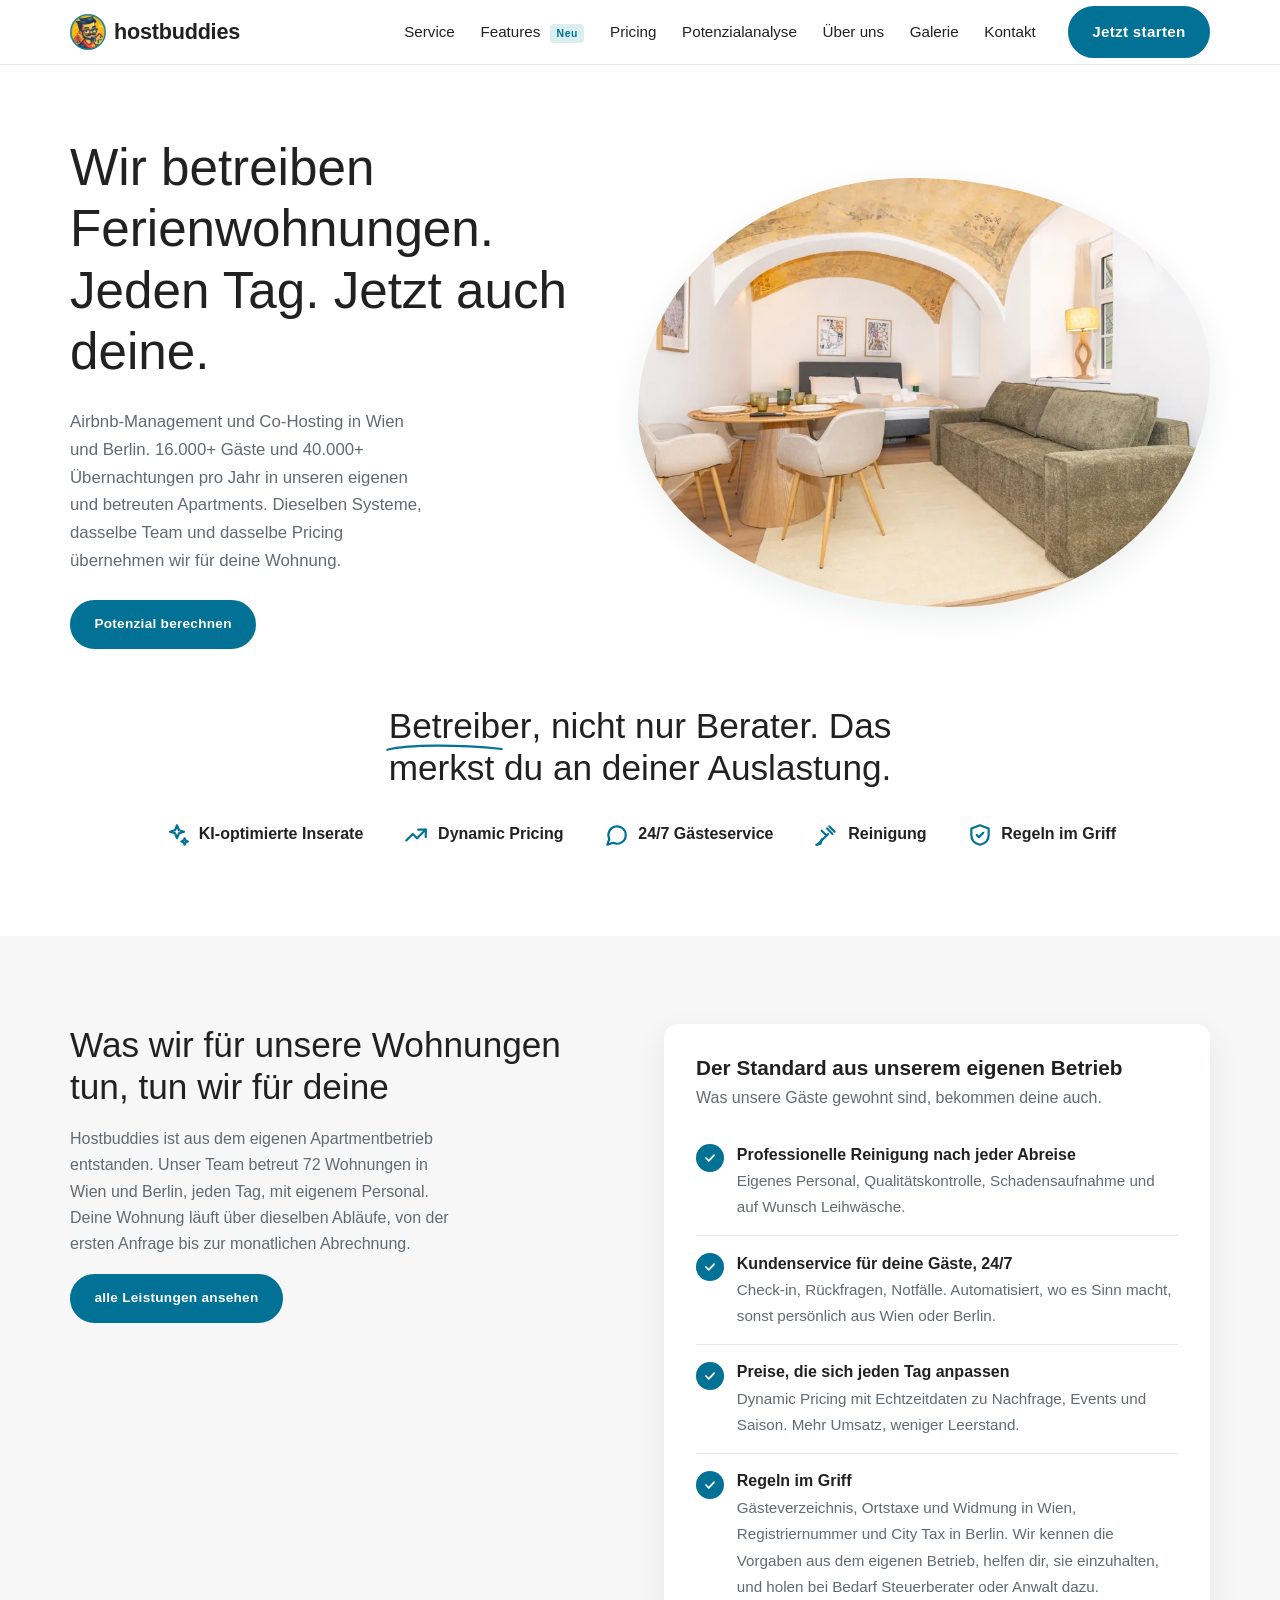
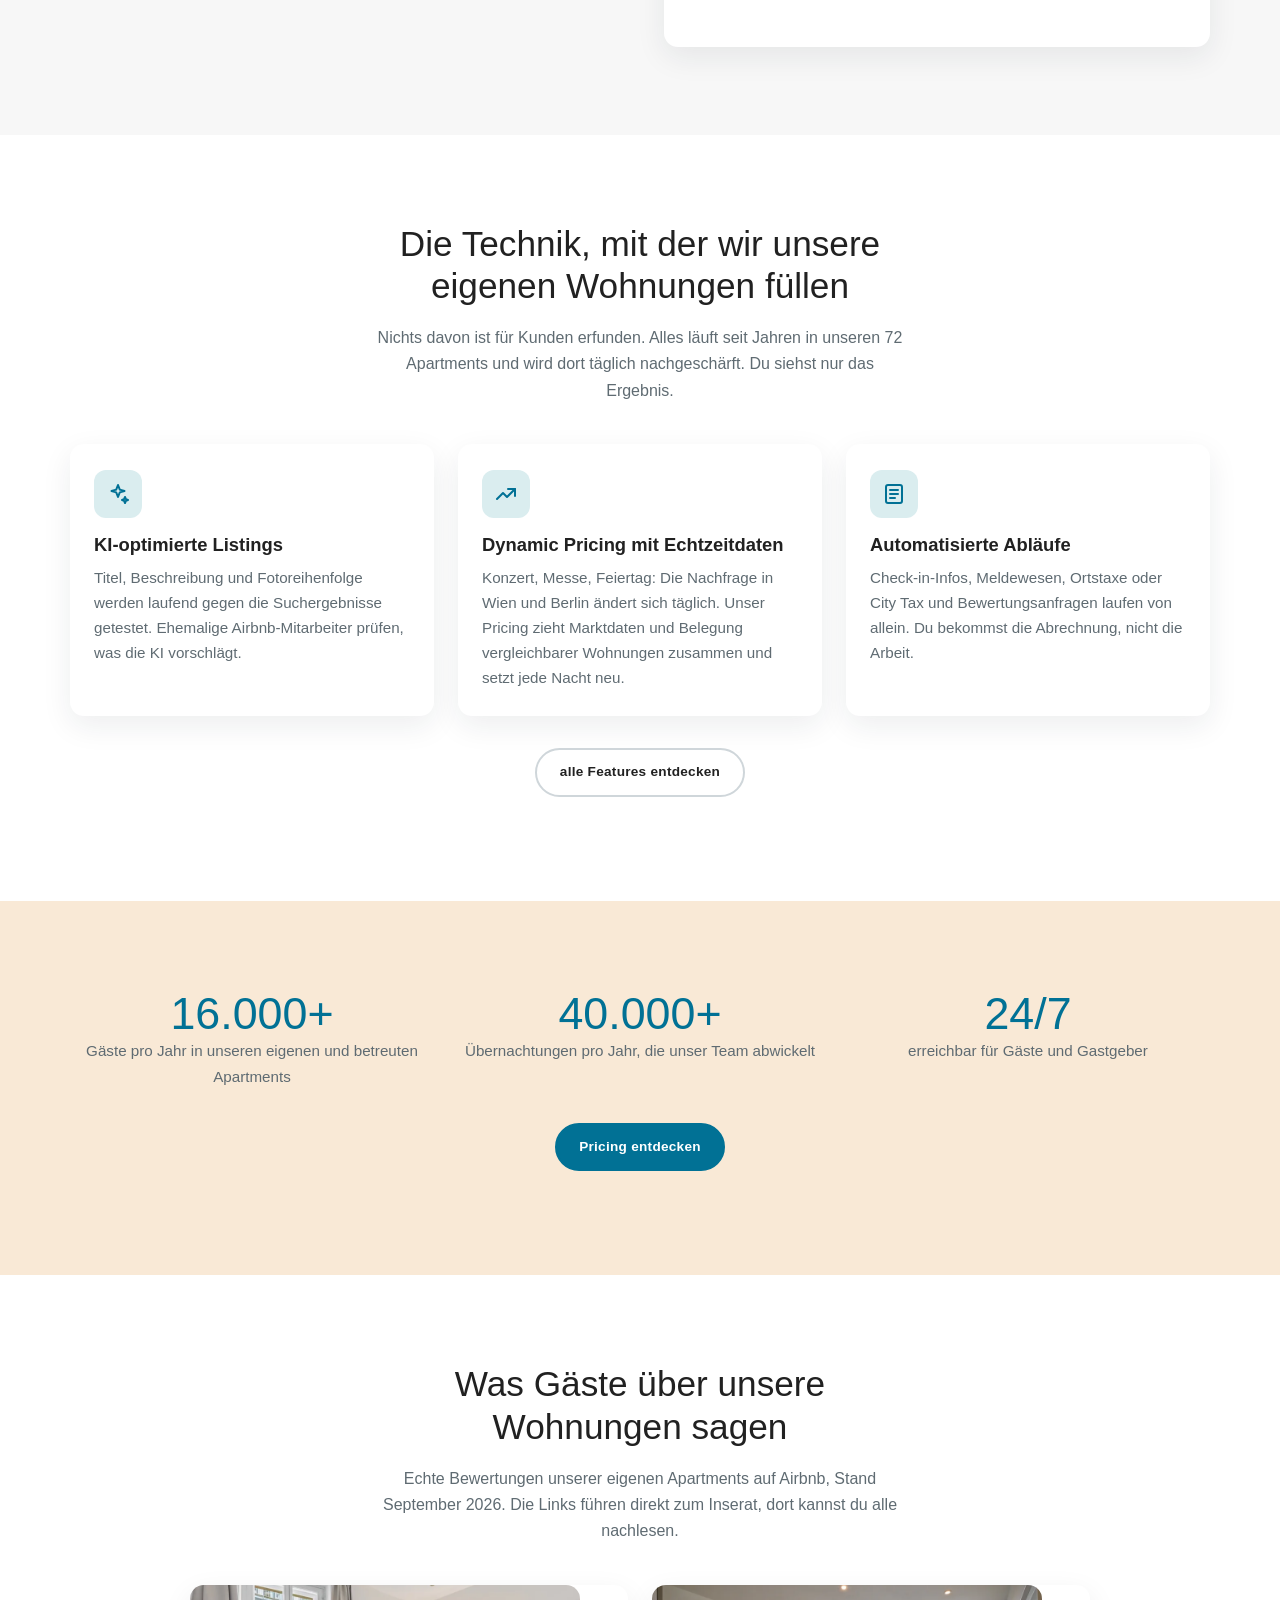
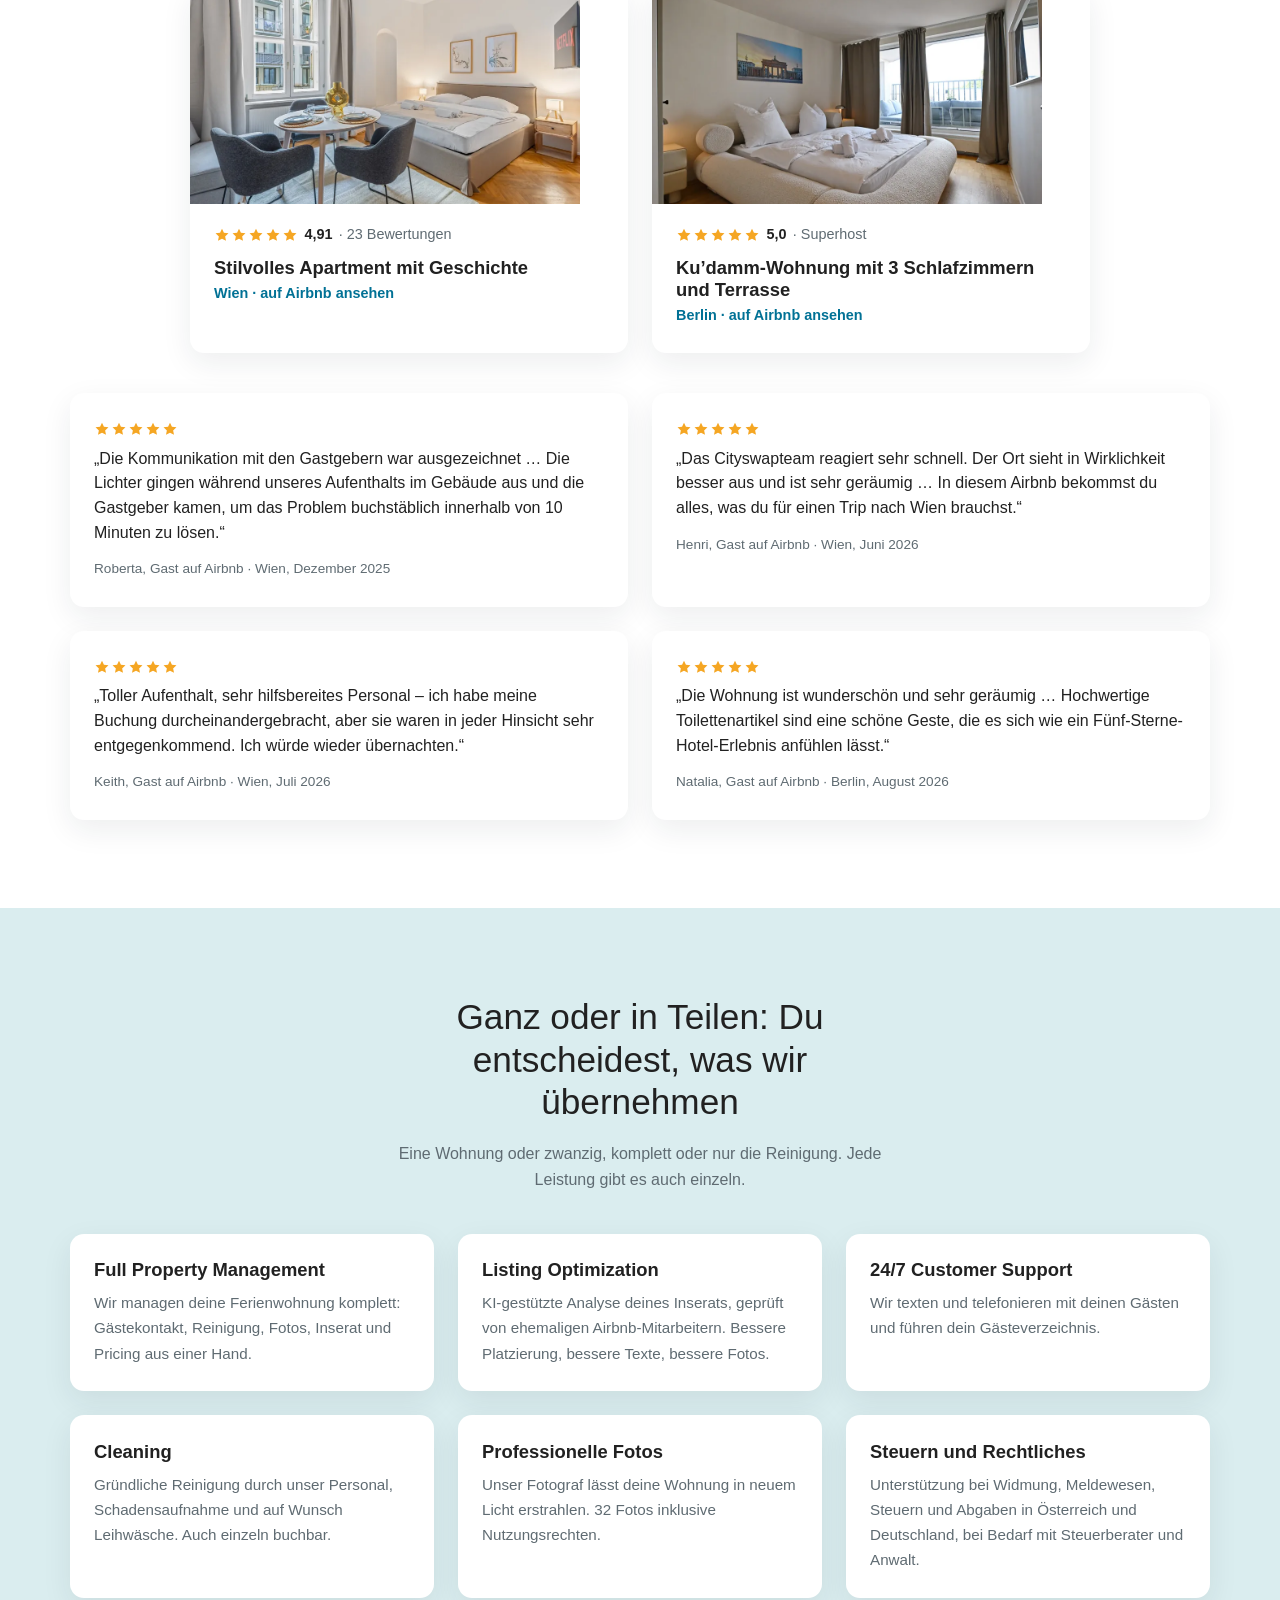
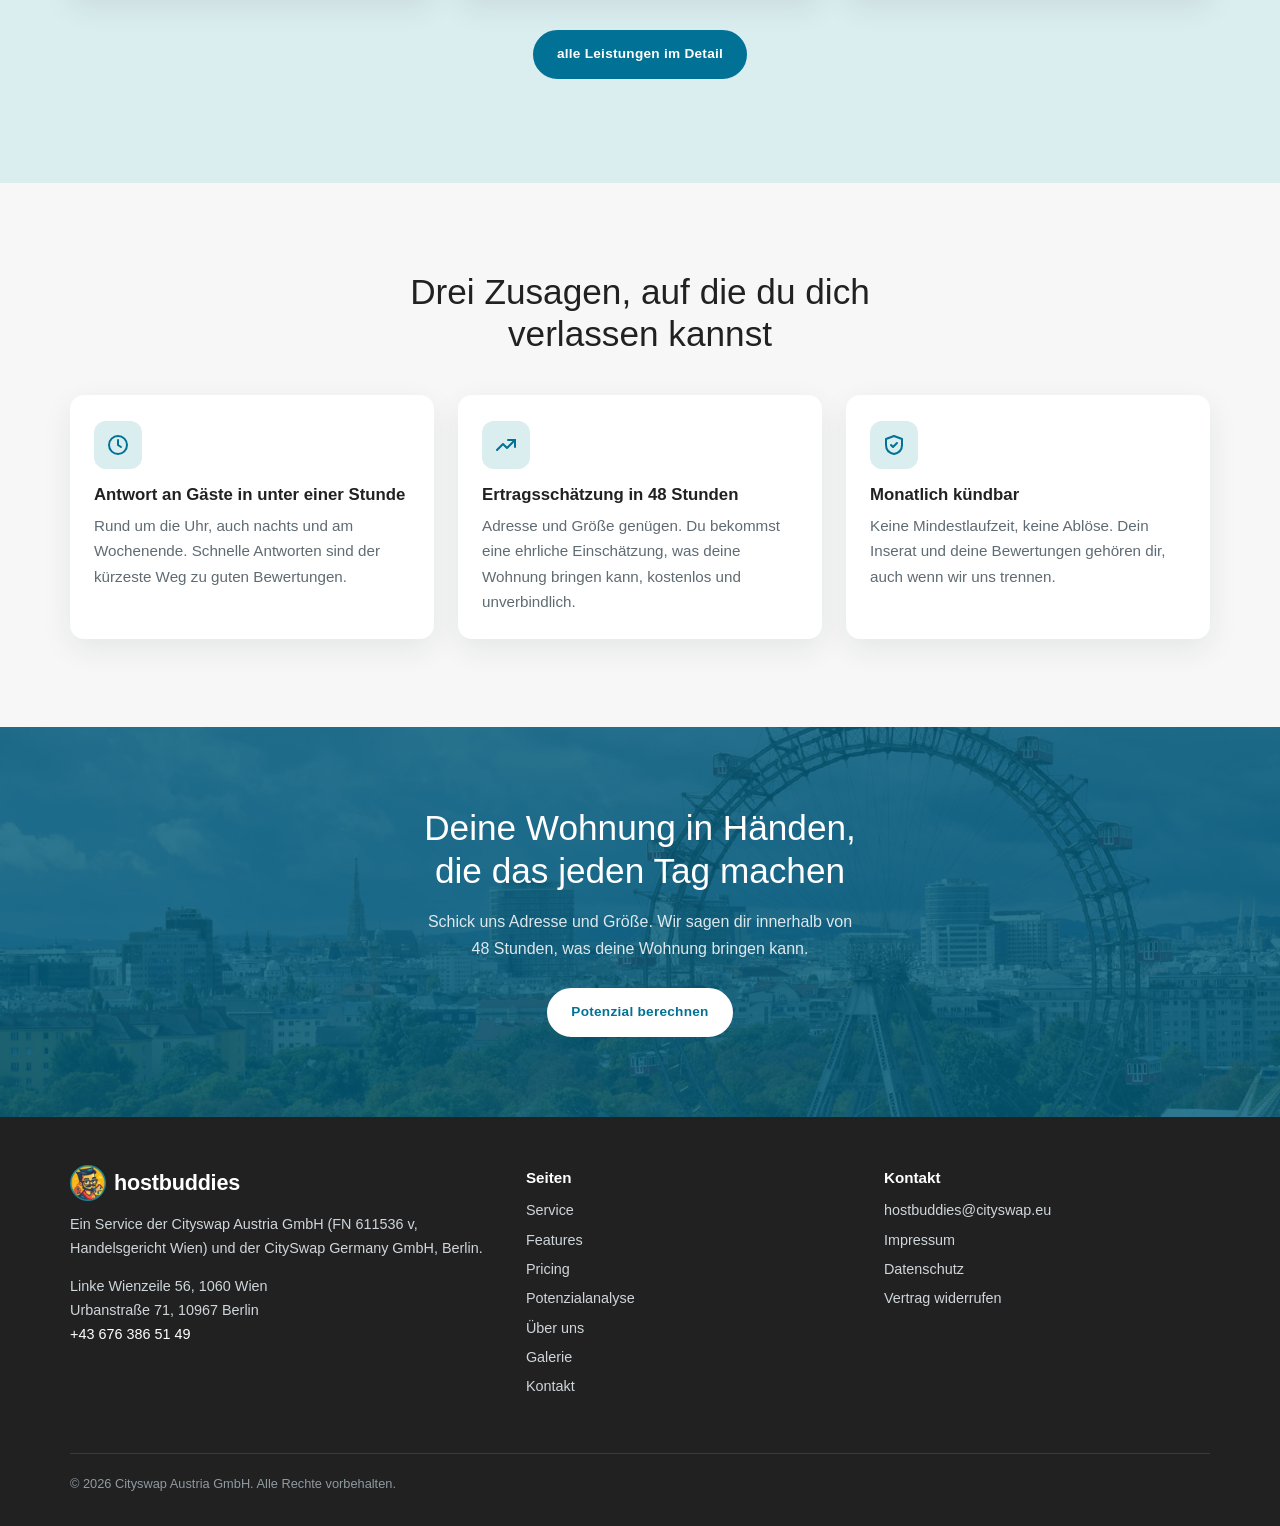
<file: index.html>
<!DOCTYPE html>
<html lang="de">
<head>
<meta charset="utf-8">
<meta name="viewport" content="width=device-width, initial-scale=1">
<title>Airbnb-Management &amp; Co-Hosting in Wien und Berlin | Hostbuddies</title>
<meta name="description" content="Hostbuddies betreibt eigene Ferienwohnungen in Wien und Berlin und übernimmt deine gleich mit: Inserat, Preise, Gäste rund um die Uhr, Reinigung, Meldewesen. 20 % Provision, sonst nichts.">
<link rel="icon" href="img/logo-512.jpg">
<link rel="stylesheet" href="style.css">
<link rel="canonical" href="https://hostbuddies.eu/">
<meta property="og:type" content="website">
<meta property="og:locale" content="de_DE">
<meta property="og:site_name" content="Hostbuddies">
<meta property="og:title" content="Airbnb-Management &amp; Co-Hosting in Wien und Berlin | Hostbuddies">
<meta property="og:description" content="Hostbuddies betreibt eigene Ferienwohnungen in Wien und Berlin und übernimmt deine gleich mit: Inserat, Preise, Gäste rund um die Uhr, Reinigung, Meldewesen. 20 % Provision, sonst nichts.">
<meta property="og:url" content="https://hostbuddies.eu/">
<meta property="og:image" content="https://hostbuddies.eu/img/gewoelbe-fresko.jpg">
<meta property="og:image:alt" content="Apartment mit Gewölbedecke – Hostbuddies">
<meta name="twitter:card" content="summary_large_image">
<script type="application/ld+json">{"@context": "https://schema.org", "@type": "Organization", "name": "Hostbuddies", "url": "https://hostbuddies.eu/", "logo": "https://hostbuddies.eu/img/logo-512.jpg", "email": "hostbuddies@cityswap.eu", "telephone": "+436763865149", "areaServed": [{"@type": "City", "name": "Wien"}, {"@type": "City", "name": "Berlin"}]}</script>
</head>
<body>
<a class="skip-link" href="#inhalt">Zum Inhalt springen</a>

<header class="kopf">
  <div class="container">
    <a class="logo" href="index.html" aria-label="Hostbuddies Startseite">
      <img src="img/logo-512-96.webp" alt="" width="36" height="36" decoding="async">
      hostbuddies
    </a>
    <button class="burger" aria-label="Menü öffnen" aria-expanded="false" aria-controls="menue">
      <svg viewBox="0 0 24 24" fill="none" stroke="currentColor" stroke-width="2.4" stroke-linecap="round" aria-hidden="true"><path d="M4 7h16M4 12h16M4 17h16"/></svg>
    </button>
    <nav class="nav" id="menue" aria-label="Hauptmenü">
      <a href="service.html">Service</a>
      <a href="features.html">Features <span class="neu">Neu</span></a>
      <a href="pricing.html">Pricing</a>
      <a href="potenzialanalyse.html">Potenzialanalyse</a>
      <a href="ueber-uns.html">Über uns</a>
      <a href="galerie.html">Galerie</a>
      <a href="kontakt.html">Kontakt</a>
      <a class="btn" href="kontakt.html">Jetzt starten</a>
    </nav>
  </div>
</header>

<main id="inhalt">

<section class="hero">
  <div class="container">
    <div>
      <h1>Wir betreiben Ferienwohnungen. Jeden Tag. Jetzt auch deine.</h1>
      <p class="lead">Airbnb-Management und Co-Hosting in Wien und Berlin. 16.000+ Gäste und 40.000+ Übernachtungen pro Jahr in unseren eigenen und betreuten Apartments. Dieselben Systeme, dasselbe Team und dasselbe Pricing übernehmen wir für deine Wohnung.</p>
      <a class="btn" href="potenzialanalyse.html">Potenzial berechnen</a>
    </div>
    <div class="hero-bild">
      <img src="img/gewoelbe-fresko-1600.webp" alt="Helles Apartment mit Gewölbedecke und Sofa" width="1920" height="1280" decoding="async" srcset="img/gewoelbe-fresko-480.webp 480w, img/gewoelbe-fresko-960.webp 960w, img/gewoelbe-fresko-1600.webp 1600w" sizes="(max-width: 860px) 100vw, 570px" fetchpriority="high">
    </div>
  </div>
</section>

<section class="abschnitt zentriert" style="padding-top: 0;">
  <div class="container">
    <h2><span class="markiert">Betreiber</span>, nicht nur Berater. Das merkst du an deiner Auslastung.</h2>
    <div class="leiste" aria-label="Unsere Kernleistungen">
      <div><svg viewBox="0 0 24 24" fill="none" stroke="currentColor" stroke-width="2" stroke-linecap="round" stroke-linejoin="round" aria-hidden="true"><path d="M12 3l1.8 4.6L18.5 9l-4.7 1.4L12 15l-1.8-4.6L5.5 9l4.7-1.4z"/><path d="M19 15l.9 2.1L22 18l-2.1.9L19 21l-.9-2.1L16 18l2.1-.9z"/></svg>KI-optimierte Inserate</div>
      <div><svg viewBox="0 0 24 24" fill="none" stroke="currentColor" stroke-width="2" stroke-linecap="round" stroke-linejoin="round" aria-hidden="true"><path d="M3 17l6-6 4 4 8-8"/><path d="M14 7h7v7"/></svg>Dynamic Pricing</div>
      <div><svg viewBox="0 0 24 24" fill="none" stroke="currentColor" stroke-width="2" stroke-linecap="round" stroke-linejoin="round" aria-hidden="true"><path d="M21 12a8 8 0 0 1-11.5 7.2L4 21l1.8-5.5A8 8 0 1 1 21 12z"/></svg>24/7 Gästeservice</div>
      <div><svg viewBox="0 0 24 24" fill="none" stroke="currentColor" stroke-width="2" stroke-linecap="round" stroke-linejoin="round" aria-hidden="true"><path d="M4 21 14 11"/><path d="m13 6 5 5"/><path d="m15 4 5 5"/><path d="M12 12 8 8"/><path d="M3 21l4-1 1-4"/></svg>Reinigung</div>
      <div><svg viewBox="0 0 24 24" fill="none" stroke="currentColor" stroke-width="2" stroke-linecap="round" stroke-linejoin="round" aria-hidden="true"><path d="M12 3 4 6v6c0 5 3.5 8 8 9 4.5-1 8-4 8-9V6z"/><path d="m9 12 2 2 4-4"/></svg>Regeln im Griff</div>
    </div>
  </div>
</section>

<section class="abschnitt abschnitt-grau" id="warum">
  <div class="container">
    <div class="zweispaltig">
      <div>
        <h2>Was wir für unsere Wohnungen tun, tun wir für deine</h2>
        <p style="color: var(--text-hell); max-width: 44ch;">Hostbuddies ist aus dem eigenen Apartmentbetrieb entstanden. Unser Team betreut 72 Wohnungen in Wien und Berlin, jeden Tag, mit eigenem Personal. Deine Wohnung läuft über dieselben Abläufe, von der ersten Anfrage bis zur monatlichen Abrechnung.</p>
        <a class="btn" href="service.html">alle Leistungen ansehen</a>
      </div>
      <div class="box">
        <h3>Der Standard aus unserem eigenen Betrieb</h3>
        <p class="unter">Was unsere Gäste gewohnt sind, bekommen deine auch.</p>
        <ul class="vorteile">
          <li><span class="haken"><svg viewBox="0 0 24 24" fill="none" stroke="currentColor" stroke-width="3" stroke-linecap="round" stroke-linejoin="round"><path d="m5 12 5 5 9-10"/></svg></span><div><strong>Professionelle Reinigung nach jeder Abreise</strong><span>Eigenes Personal, Qualitätskontrolle, Schadensaufnahme und auf Wunsch Leihwäsche.</span></div></li>
          <li><span class="haken"><svg viewBox="0 0 24 24" fill="none" stroke="currentColor" stroke-width="3" stroke-linecap="round" stroke-linejoin="round"><path d="m5 12 5 5 9-10"/></svg></span><div><strong>Kundenservice für deine Gäste, 24/7</strong><span>Check-in, Rückfragen, Notfälle. Automatisiert, wo es Sinn macht, sonst persönlich aus Wien oder Berlin.</span></div></li>
          <li><span class="haken"><svg viewBox="0 0 24 24" fill="none" stroke="currentColor" stroke-width="3" stroke-linecap="round" stroke-linejoin="round"><path d="m5 12 5 5 9-10"/></svg></span><div><strong>Preise, die sich jeden Tag anpassen</strong><span>Dynamic Pricing mit Echtzeitdaten zu Nachfrage, Events und Saison. Mehr Umsatz, weniger Leerstand.</span></div></li>
          <li><span class="haken"><svg viewBox="0 0 24 24" fill="none" stroke="currentColor" stroke-width="3" stroke-linecap="round" stroke-linejoin="round"><path d="m5 12 5 5 9-10"/></svg></span><div><strong>Regeln im Griff</strong><span>Gästeverzeichnis, Ortstaxe und Widmung in Wien, Registriernummer und City Tax in Berlin. Wir kennen die Vorgaben aus dem eigenen Betrieb, helfen dir, sie einzuhalten, und holen bei Bedarf Steuerberater oder Anwalt dazu.</span></div></li>
        </ul>
      </div>
    </div>
  </div>
</section>

<section class="abschnitt zentriert">
  <div class="container">
    <h2>Die Technik, mit der wir unsere eigenen Wohnungen füllen</h2>
    <p class="lead">Nichts davon ist für Kunden erfunden. Alles läuft seit Jahren in unseren 72 Apartments und wird dort täglich nachgeschärft. Du siehst nur das Ergebnis.</p>
    <div class="raster raster-3" style="text-align: left;">
      <div class="kachel">
        <div class="icon"><svg viewBox="0 0 24 24" fill="none" stroke="currentColor" stroke-width="2" stroke-linecap="round" stroke-linejoin="round"><path d="M12 3l1.8 4.6L18.5 9l-4.7 1.4L12 15l-1.8-4.6L5.5 9l4.7-1.4z"/><path d="M19 15l.9 2.1L22 18l-2.1.9L19 21l-.9-2.1L16 18l2.1-.9z"/></svg></div>
        <h3>KI-optimierte Listings</h3>
        <p>Titel, Beschreibung und Fotoreihenfolge werden laufend gegen die Suchergebnisse getestet. Ehemalige Airbnb-Mitarbeiter prüfen, was die KI vorschlägt.</p>
      </div>
      <div class="kachel">
        <div class="icon"><svg viewBox="0 0 24 24" fill="none" stroke="currentColor" stroke-width="2" stroke-linecap="round" stroke-linejoin="round"><path d="M3 17l6-6 4 4 8-8"/><path d="M14 7h7v7"/></svg></div>
        <h3>Dynamic Pricing mit Echtzeitdaten</h3>
        <p>Konzert, Messe, Feiertag: Die Nachfrage in Wien und Berlin ändert sich täglich. Unser Pricing zieht Marktdaten und Belegung vergleichbarer Wohnungen zusammen und setzt jede Nacht neu.</p>
      </div>
      <div class="kachel">
        <div class="icon"><svg viewBox="0 0 24 24" fill="none" stroke="currentColor" stroke-width="2" stroke-linecap="round" stroke-linejoin="round"><rect x="4" y="3" width="16" height="18" rx="2"/><path d="M8 8h8M8 12h8M8 16h5"/></svg></div>
        <h3>Automatisierte Abläufe</h3>
        <p>Check-in-Infos, Meldewesen, Ortstaxe oder City Tax und Bewertungsanfragen laufen von allein. Du bekommst die Abrechnung, nicht die Arbeit.</p>
      </div>
    </div>
    <p style="margin-top: 2rem;"><a class="btn btn-outline" href="features.html">alle Features entdecken</a></p>
  </div>
</section>

<section class="abschnitt abschnitt-beige">
  <div class="container">
    <div class="zahlen">
      <div><strong>16.000+</strong><span>Gäste pro Jahr in unseren eigenen und betreuten Apartments</span></div>
      <div><strong>40.000+</strong><span>Übernachtungen pro Jahr, die unser Team abwickelt</span></div>
      <div><strong>24/7</strong><span>erreichbar für Gäste und Gastgeber</span></div>
    </div>
    <p class="zentriert" style="margin-top: 2rem;"><a class="btn" href="pricing.html">Pricing entdecken</a></p>
  </div>
</section>

<section class="abschnitt zentriert" id="bewertungen">
  <div class="container">
    <h2>Was Gäste über unsere Wohnungen sagen</h2>
    <p class="lead">Echte Bewertungen unserer eigenen Apartments auf Airbnb, Stand September 2026. Die Links führen direkt zum Inserat, dort kannst du alle nachlesen.</p>
    <div class="raster raster-2 inserate" style="text-align: left;">
      <a class="kachel inserat" href="https://www.airbnb.de/rooms/1553820393908016129" target="_blank" rel="noopener">
        <img class="kachel-bild" src="img/zimmer-altbau-1600.webp" alt="Altbauzimmer mit Esstisch und Bett" loading="lazy" width="1920" height="1281" decoding="async" srcset="img/zimmer-altbau-480.webp 480w, img/zimmer-altbau-960.webp 960w, img/zimmer-altbau-1600.webp 1600w" sizes="(max-width: 860px) 100vw, 570px">
        <div class="inserat-kopf"><span class="sterne"><svg viewBox="0 0 24 24" fill="currentColor" aria-hidden="true"><path d="M12 2.5l2.9 6.2 6.8.8-5 4.6 1.3 6.7L12 17.5l-6 3.3 1.3-6.7-5-4.6 6.8-.8z"/></svg><svg viewBox="0 0 24 24" fill="currentColor" aria-hidden="true"><path d="M12 2.5l2.9 6.2 6.8.8-5 4.6 1.3 6.7L12 17.5l-6 3.3 1.3-6.7-5-4.6 6.8-.8z"/></svg><svg viewBox="0 0 24 24" fill="currentColor" aria-hidden="true"><path d="M12 2.5l2.9 6.2 6.8.8-5 4.6 1.3 6.7L12 17.5l-6 3.3 1.3-6.7-5-4.6 6.8-.8z"/></svg><svg viewBox="0 0 24 24" fill="currentColor" aria-hidden="true"><path d="M12 2.5l2.9 6.2 6.8.8-5 4.6 1.3 6.7L12 17.5l-6 3.3 1.3-6.7-5-4.6 6.8-.8z"/></svg><svg viewBox="0 0 24 24" fill="currentColor" aria-hidden="true"><path d="M12 2.5l2.9 6.2 6.8.8-5 4.6 1.3 6.7L12 17.5l-6 3.3 1.3-6.7-5-4.6 6.8-.8z"/></svg></span><strong>4,91</strong><span>· 23 Bewertungen</span></div>
        <h3>Stilvolles Apartment mit Geschichte</h3>
        <p>Wien · auf Airbnb ansehen</p>
      </a>
      <a class="kachel inserat" href="https://www.airbnb.de/rooms/1731354126093793406" target="_blank" rel="noopener">
        <img class="kachel-bild" src="img/berlin-schlafzimmer-1600.webp" alt="Schlafzimmer mit Balkon in Berlin" loading="lazy" width="1920" height="1280" decoding="async" srcset="img/berlin-schlafzimmer-480.webp 480w, img/berlin-schlafzimmer-960.webp 960w, img/berlin-schlafzimmer-1600.webp 1600w" sizes="(max-width: 860px) 100vw, 570px">
        <div class="inserat-kopf"><span class="sterne"><svg viewBox="0 0 24 24" fill="currentColor" aria-hidden="true"><path d="M12 2.5l2.9 6.2 6.8.8-5 4.6 1.3 6.7L12 17.5l-6 3.3 1.3-6.7-5-4.6 6.8-.8z"/></svg><svg viewBox="0 0 24 24" fill="currentColor" aria-hidden="true"><path d="M12 2.5l2.9 6.2 6.8.8-5 4.6 1.3 6.7L12 17.5l-6 3.3 1.3-6.7-5-4.6 6.8-.8z"/></svg><svg viewBox="0 0 24 24" fill="currentColor" aria-hidden="true"><path d="M12 2.5l2.9 6.2 6.8.8-5 4.6 1.3 6.7L12 17.5l-6 3.3 1.3-6.7-5-4.6 6.8-.8z"/></svg><svg viewBox="0 0 24 24" fill="currentColor" aria-hidden="true"><path d="M12 2.5l2.9 6.2 6.8.8-5 4.6 1.3 6.7L12 17.5l-6 3.3 1.3-6.7-5-4.6 6.8-.8z"/></svg><svg viewBox="0 0 24 24" fill="currentColor" aria-hidden="true"><path d="M12 2.5l2.9 6.2 6.8.8-5 4.6 1.3 6.7L12 17.5l-6 3.3 1.3-6.7-5-4.6 6.8-.8z"/></svg></span><strong>5,0</strong><span>· Superhost</span></div>
        <h3>Ku’damm-Wohnung mit 3 Schlafzimmern und Terrasse</h3>
        <p>Berlin · auf Airbnb ansehen</p>
      </a>
    </div>
    <div class="raster raster-2 zitate"><blockquote class="kachel"><span class="sterne"><svg viewBox="0 0 24 24" fill="currentColor" aria-hidden="true"><path d="M12 2.5l2.9 6.2 6.8.8-5 4.6 1.3 6.7L12 17.5l-6 3.3 1.3-6.7-5-4.6 6.8-.8z"/></svg><svg viewBox="0 0 24 24" fill="currentColor" aria-hidden="true"><path d="M12 2.5l2.9 6.2 6.8.8-5 4.6 1.3 6.7L12 17.5l-6 3.3 1.3-6.7-5-4.6 6.8-.8z"/></svg><svg viewBox="0 0 24 24" fill="currentColor" aria-hidden="true"><path d="M12 2.5l2.9 6.2 6.8.8-5 4.6 1.3 6.7L12 17.5l-6 3.3 1.3-6.7-5-4.6 6.8-.8z"/></svg><svg viewBox="0 0 24 24" fill="currentColor" aria-hidden="true"><path d="M12 2.5l2.9 6.2 6.8.8-5 4.6 1.3 6.7L12 17.5l-6 3.3 1.3-6.7-5-4.6 6.8-.8z"/></svg><svg viewBox="0 0 24 24" fill="currentColor" aria-hidden="true"><path d="M12 2.5l2.9 6.2 6.8.8-5 4.6 1.3 6.7L12 17.5l-6 3.3 1.3-6.7-5-4.6 6.8-.8z"/></svg></span><p>„Die Kommunikation mit den Gastgebern war ausgezeichnet … Die Lichter gingen während unseres Aufenthalts im Gebäude aus und die Gastgeber kamen, um das Problem buchstäblich innerhalb von 10 Minuten zu lösen.“</p><cite>Roberta, Gast auf Airbnb · Wien, Dezember 2025</cite></blockquote><blockquote class="kachel"><span class="sterne"><svg viewBox="0 0 24 24" fill="currentColor" aria-hidden="true"><path d="M12 2.5l2.9 6.2 6.8.8-5 4.6 1.3 6.7L12 17.5l-6 3.3 1.3-6.7-5-4.6 6.8-.8z"/></svg><svg viewBox="0 0 24 24" fill="currentColor" aria-hidden="true"><path d="M12 2.5l2.9 6.2 6.8.8-5 4.6 1.3 6.7L12 17.5l-6 3.3 1.3-6.7-5-4.6 6.8-.8z"/></svg><svg viewBox="0 0 24 24" fill="currentColor" aria-hidden="true"><path d="M12 2.5l2.9 6.2 6.8.8-5 4.6 1.3 6.7L12 17.5l-6 3.3 1.3-6.7-5-4.6 6.8-.8z"/></svg><svg viewBox="0 0 24 24" fill="currentColor" aria-hidden="true"><path d="M12 2.5l2.9 6.2 6.8.8-5 4.6 1.3 6.7L12 17.5l-6 3.3 1.3-6.7-5-4.6 6.8-.8z"/></svg><svg viewBox="0 0 24 24" fill="currentColor" aria-hidden="true"><path d="M12 2.5l2.9 6.2 6.8.8-5 4.6 1.3 6.7L12 17.5l-6 3.3 1.3-6.7-5-4.6 6.8-.8z"/></svg></span><p>„Das Cityswapteam reagiert sehr schnell. Der Ort sieht in Wirklichkeit besser aus und ist sehr geräumig … In diesem Airbnb bekommst du alles, was du für einen Trip nach Wien brauchst.“</p><cite>Henri, Gast auf Airbnb · Wien, Juni 2026</cite></blockquote><blockquote class="kachel"><span class="sterne"><svg viewBox="0 0 24 24" fill="currentColor" aria-hidden="true"><path d="M12 2.5l2.9 6.2 6.8.8-5 4.6 1.3 6.7L12 17.5l-6 3.3 1.3-6.7-5-4.6 6.8-.8z"/></svg><svg viewBox="0 0 24 24" fill="currentColor" aria-hidden="true"><path d="M12 2.5l2.9 6.2 6.8.8-5 4.6 1.3 6.7L12 17.5l-6 3.3 1.3-6.7-5-4.6 6.8-.8z"/></svg><svg viewBox="0 0 24 24" fill="currentColor" aria-hidden="true"><path d="M12 2.5l2.9 6.2 6.8.8-5 4.6 1.3 6.7L12 17.5l-6 3.3 1.3-6.7-5-4.6 6.8-.8z"/></svg><svg viewBox="0 0 24 24" fill="currentColor" aria-hidden="true"><path d="M12 2.5l2.9 6.2 6.8.8-5 4.6 1.3 6.7L12 17.5l-6 3.3 1.3-6.7-5-4.6 6.8-.8z"/></svg><svg viewBox="0 0 24 24" fill="currentColor" aria-hidden="true"><path d="M12 2.5l2.9 6.2 6.8.8-5 4.6 1.3 6.7L12 17.5l-6 3.3 1.3-6.7-5-4.6 6.8-.8z"/></svg></span><p>„Toller Aufenthalt, sehr hilfsbereites Personal – ich habe meine Buchung durcheinandergebracht, aber sie waren in jeder Hinsicht sehr entgegenkommend. Ich würde wieder übernachten.“</p><cite>Keith, Gast auf Airbnb · Wien, Juli 2026</cite></blockquote><blockquote class="kachel"><span class="sterne"><svg viewBox="0 0 24 24" fill="currentColor" aria-hidden="true"><path d="M12 2.5l2.9 6.2 6.8.8-5 4.6 1.3 6.7L12 17.5l-6 3.3 1.3-6.7-5-4.6 6.8-.8z"/></svg><svg viewBox="0 0 24 24" fill="currentColor" aria-hidden="true"><path d="M12 2.5l2.9 6.2 6.8.8-5 4.6 1.3 6.7L12 17.5l-6 3.3 1.3-6.7-5-4.6 6.8-.8z"/></svg><svg viewBox="0 0 24 24" fill="currentColor" aria-hidden="true"><path d="M12 2.5l2.9 6.2 6.8.8-5 4.6 1.3 6.7L12 17.5l-6 3.3 1.3-6.7-5-4.6 6.8-.8z"/></svg><svg viewBox="0 0 24 24" fill="currentColor" aria-hidden="true"><path d="M12 2.5l2.9 6.2 6.8.8-5 4.6 1.3 6.7L12 17.5l-6 3.3 1.3-6.7-5-4.6 6.8-.8z"/></svg><svg viewBox="0 0 24 24" fill="currentColor" aria-hidden="true"><path d="M12 2.5l2.9 6.2 6.8.8-5 4.6 1.3 6.7L12 17.5l-6 3.3 1.3-6.7-5-4.6 6.8-.8z"/></svg></span><p>„Die Wohnung ist wunderschön und sehr geräumig … Hochwertige Toilettenartikel sind eine schöne Geste, die es sich wie ein Fünf-Sterne-Hotel-Erlebnis anfühlen lässt.“</p><cite>Natalia, Gast auf Airbnb · Berlin, August 2026</cite></blockquote></div>
  </div>
</section>

<section class="abschnitt abschnitt-hellblau zentriert">
  <div class="container">
    <h2>Ganz oder in Teilen: Du entscheidest, was wir übernehmen</h2>
    <p class="lead">Eine Wohnung oder zwanzig, komplett oder nur die Reinigung. Jede Leistung gibt es auch einzeln.</p>
    <div class="raster raster-3" style="text-align: left;">
      <div class="kachel leistung">
        <h3>Full Property Management</h3>
        <p>Wir managen deine Ferienwohnung komplett: Gästekontakt, Reinigung, Fotos, Inserat und Pricing aus einer Hand.</p>
      </div>
      <div class="kachel leistung">
        <h3>Listing Optimization</h3>
        <p>KI-gestützte Analyse deines Inserats, geprüft von ehemaligen Airbnb-Mitarbeitern. Bessere Platzierung, bessere Texte, bessere Fotos.</p>
      </div>
      <div class="kachel leistung">
        <h3>24/7 Customer Support</h3>
        <p>Wir texten und telefonieren mit deinen Gästen und führen dein Gästeverzeichnis.</p>
      </div>
      <div class="kachel leistung">
        <h3>Cleaning</h3>
        <p>Gründliche Reinigung durch unser Personal, Schadensaufnahme und auf Wunsch Leihwäsche. Auch einzeln buchbar.</p>
      </div>
      <div class="kachel leistung">
        <h3>Professionelle Fotos</h3>
        <p>Unser Fotograf lässt deine Wohnung in neuem Licht erstrahlen. 32 Fotos inklusive Nutzungsrechten.</p>
      </div>
      <div class="kachel leistung">
        <h3>Steuern und Rechtliches</h3>
        <p>Unterstützung bei Widmung, Meldewesen, Steuern und Abgaben in Österreich und Deutschland, bei Bedarf mit Steuerberater und Anwalt.</p>
      </div>
    </div>
    <p style="margin-top: 2rem;"><a class="btn" href="service.html">alle Leistungen im Detail</a></p>
  </div>
</section>

<section class="abschnitt abschnitt-grau">
  <div class="container">
    <div class="zentriert"><h2>Drei Zusagen, auf die du dich verlassen kannst</h2></div>
    <div class="raster raster-3 zusagen">
      <div class="kachel">
        <div class="icon"><svg viewBox="0 0 24 24" fill="none" stroke="currentColor" stroke-width="2" stroke-linecap="round" stroke-linejoin="round"><circle cx="12" cy="12" r="9"/><path d="M12 7v5l3 2"/></svg></div>
        <h3>Antwort an Gäste in unter einer Stunde</h3>
        <p>Rund um die Uhr, auch nachts und am Wochenende. Schnelle Antworten sind der kürzeste Weg zu guten Bewertungen.</p>
      </div>
      <div class="kachel">
        <div class="icon"><svg viewBox="0 0 24 24" fill="none" stroke="currentColor" stroke-width="2" stroke-linecap="round" stroke-linejoin="round"><path d="M3 17l6-6 4 4 8-8"/><path d="M14 7h7v7"/></svg></div>
        <h3>Ertragsschätzung in 48 Stunden</h3>
        <p>Adresse und Größe genügen. Du bekommst eine ehrliche Einschätzung, was deine Wohnung bringen kann, kostenlos und unverbindlich.</p>
      </div>
      <div class="kachel">
        <div class="icon"><svg viewBox="0 0 24 24" fill="none" stroke="currentColor" stroke-width="2" stroke-linecap="round" stroke-linejoin="round"><path d="M12 3 4 6v6c0 5 3.5 8 8 9 4.5-1 8-4 8-9V6z"/><path d="m9 12 2 2 4-4"/></svg></div>
        <h3>Monatlich kündbar</h3>
        <p>Keine Mindestlaufzeit, keine Ablöse. Dein Inserat und deine Bewertungen gehören dir, auch wenn wir uns trennen.</p>
      </div>
    </div>
  </div>
</section>

<section class="band band-foto" style="--foto: url(img/riesenrad-1600.webp); --foto-mobil: url(img/riesenrad-960.webp)">
  <div class="container">
    <h2>Deine Wohnung in Händen, die das jeden Tag machen</h2>
    <p>Schick uns Adresse und Größe. Wir sagen dir innerhalb von 48 Stunden, was deine Wohnung bringen kann.</p>
    <a class="btn btn-weiss" href="potenzialanalyse.html">Potenzial berechnen</a>
  </div>
</section>

</main>

<footer class="fuss">
  <div class="container">
    <div>
      <a class="logo" href="index.html">
        <img src="img/logo-512-96.webp" alt="" width="36" height="36" decoding="async">
        hostbuddies
      </a>
      <p>Ein Service der Cityswap Austria GmbH (FN 611536 v, Handelsgericht Wien) und der CitySwap Germany GmbH, Berlin.</p>
      <p>Linke Wienzeile 56, 1060 Wien<br>Urbanstraße 71, 10967 Berlin<br><a href="tel:+436763865149">+43 676 386 51 49</a></p>
    </div>
    <div>
      <h4>Seiten</h4>
      <ul>
        <li><a href="service.html">Service</a></li>
        <li><a href="features.html">Features</a></li>
        <li><a href="pricing.html">Pricing</a></li>
        <li><a href="potenzialanalyse.html">Potenzialanalyse</a></li>
        <li><a href="ueber-uns.html">Über uns</a></li>
        <li><a href="galerie.html">Galerie</a></li>
        <li><a href="kontakt.html">Kontakt</a></li>
      </ul>
    </div>
    <div>
      <h4>Kontakt</h4>
      <ul>
        <li><a href="mailto:hostbuddies@cityswap.eu">hostbuddies@cityswap.eu</a></li>
        <li><a href="impressum.html">Impressum</a></li>
        <li><a href="datenschutz.html">Datenschutz</a></li>
        <li><a href="widerruf.html">Vertrag widerrufen</a></li>
      </ul>
    </div>
    <div class="klein">© 2026 Cityswap Austria GmbH. Alle Rechte vorbehalten.</div>
  </div>
</footer>

<script src="main.js"></script>
</body>
</html>
</file>
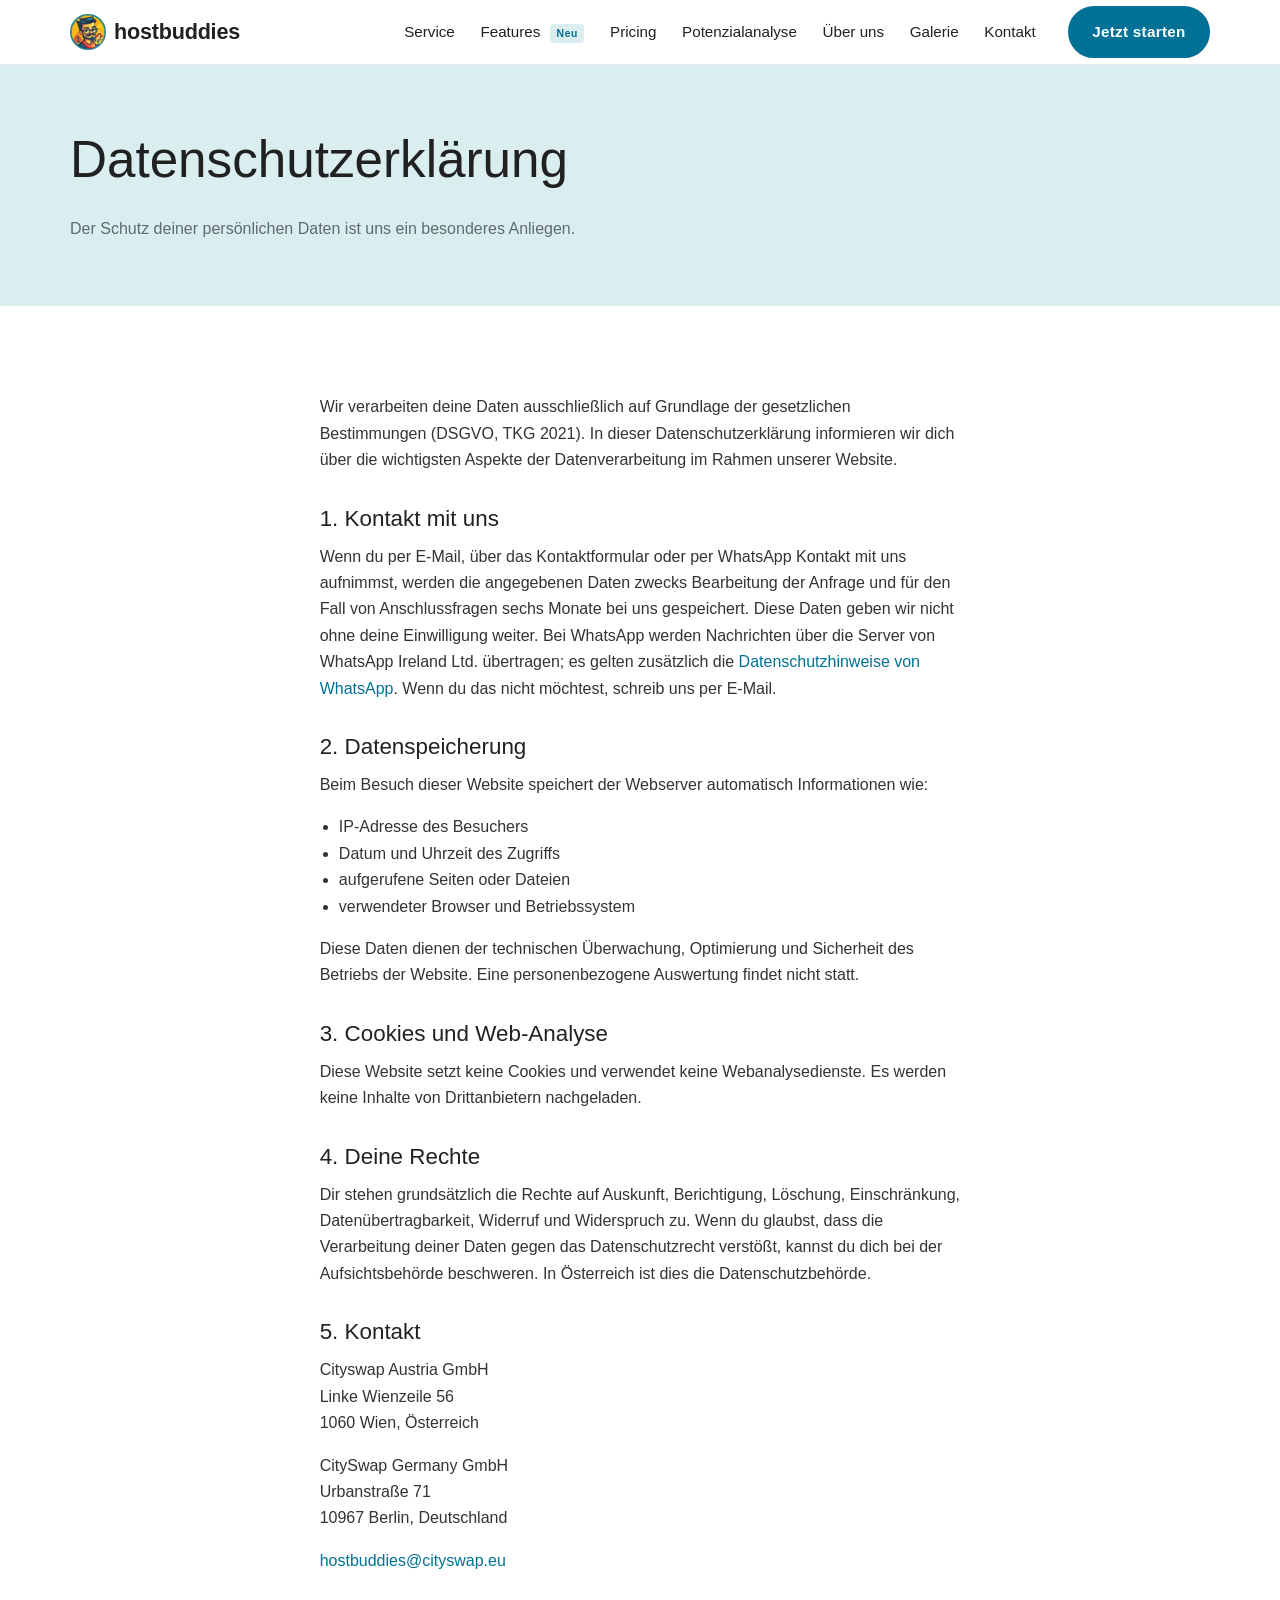
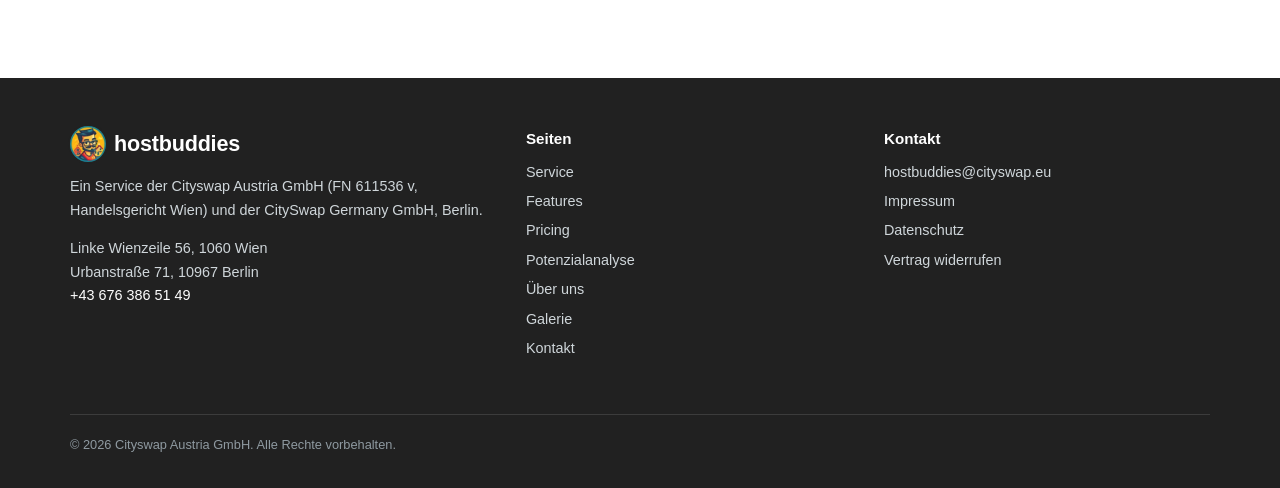
<file: datenschutz.html>
<!DOCTYPE html>
<html lang="de">
<head>
<meta charset="utf-8">
<meta name="viewport" content="width=device-width, initial-scale=1">
<title>Datenschutz – Hostbuddies</title>
<meta name="description" content="Datenschutzerklärung von Hostbuddies.">
<link rel="icon" href="img/logo-512.jpg">
<link rel="stylesheet" href="style.css">
<link rel="canonical" href="https://hostbuddies.eu/datenschutz.html">
<meta property="og:type" content="website">
<meta property="og:locale" content="de_DE">
<meta property="og:site_name" content="Hostbuddies">
<meta property="og:title" content="Datenschutz – Hostbuddies">
<meta property="og:description" content="Datenschutzerklärung von Hostbuddies.">
<meta property="og:url" content="https://hostbuddies.eu/datenschutz.html">
<meta property="og:image" content="https://hostbuddies.eu/img/gewoelbe-fresko.jpg">
<meta property="og:image:alt" content="Apartment mit Gewölbedecke – Hostbuddies">
<meta name="twitter:card" content="summary_large_image">
</head>
<body>
<a class="skip-link" href="#inhalt">Zum Inhalt springen</a>

<header class="kopf">
  <div class="container">
    <a class="logo" href="index.html" aria-label="Hostbuddies Startseite">
      <img src="img/logo-512-96.webp" alt="" width="36" height="36" decoding="async">
      hostbuddies
    </a>
    <button class="burger" aria-label="Menü öffnen" aria-expanded="false" aria-controls="menue">
      <svg viewBox="0 0 24 24" fill="none" stroke="currentColor" stroke-width="2.4" stroke-linecap="round" aria-hidden="true"><path d="M4 7h16M4 12h16M4 17h16"/></svg>
    </button>
    <nav class="nav" id="menue" aria-label="Hauptmenü">
      <a href="service.html">Service</a>
      <a href="features.html">Features <span class="neu">Neu</span></a>
      <a href="pricing.html">Pricing</a>
      <a href="potenzialanalyse.html">Potenzialanalyse</a>
      <a href="ueber-uns.html">Über uns</a>
      <a href="galerie.html">Galerie</a>
      <a href="kontakt.html">Kontakt</a>
      <a class="btn" href="kontakt.html">Jetzt starten</a>
    </nav>
  </div>
</header>

<main id="inhalt">
<section class="seitenkopf">
  <div class="container">
    <h1>Datenschutzerklärung</h1>
    <p>Der Schutz deiner persönlichen Daten ist uns ein besonderes Anliegen.</p>
  </div>
</section><section class="abschnitt"><div class="container prosa">
  <p>Wir verarbeiten deine Daten ausschließlich auf Grundlage der gesetzlichen Bestimmungen (DSGVO, TKG 2021). In dieser Datenschutzerklärung informieren wir dich über die wichtigsten Aspekte der Datenverarbeitung im Rahmen unserer Website.</p>
  <h2>1. Kontakt mit uns</h2>
  <p>Wenn du per E-Mail, über das Kontaktformular oder per WhatsApp Kontakt mit uns aufnimmst, werden die angegebenen Daten zwecks Bearbeitung der Anfrage und für den Fall von Anschlussfragen sechs Monate bei uns gespeichert. Diese Daten geben wir nicht ohne deine Einwilligung weiter. Bei WhatsApp werden Nachrichten über die Server von WhatsApp Ireland Ltd. übertragen; es gelten zusätzlich die <a href="https://www.whatsapp.com/legal/privacy-policy-eea" rel="noopener">Datenschutzhinweise von WhatsApp</a>. Wenn du das nicht möchtest, schreib uns per E-Mail.</p>
  <h2>2. Datenspeicherung</h2>
  <p>Beim Besuch dieser Website speichert der Webserver automatisch Informationen wie:</p>
  <ul>
    <li>IP-Adresse des Besuchers</li>
    <li>Datum und Uhrzeit des Zugriffs</li>
    <li>aufgerufene Seiten oder Dateien</li>
    <li>verwendeter Browser und Betriebssystem</li>
  </ul>
  <p>Diese Daten dienen der technischen Überwachung, Optimierung und Sicherheit des Betriebs der Website. Eine personenbezogene Auswertung findet nicht statt.</p>
  <h2>3. Cookies und Web-Analyse</h2>
  <p>Diese Website setzt keine Cookies und verwendet keine Webanalysedienste. Es werden keine Inhalte von Drittanbietern nachgeladen.</p>
  <h2>4. Deine Rechte</h2>
  <p>Dir stehen grundsätzlich die Rechte auf Auskunft, Berichtigung, Löschung, Einschränkung, Datenübertragbarkeit, Widerruf und Widerspruch zu. Wenn du glaubst, dass die Verarbeitung deiner Daten gegen das Datenschutzrecht verstößt, kannst du dich bei der Aufsichtsbehörde beschweren. In Österreich ist dies die Datenschutzbehörde.</p>
  <h2>5. Kontakt</h2>
  <p>Cityswap Austria GmbH<br>Linke Wienzeile 56<br>1060 Wien, Österreich</p>
  <p>CitySwap Germany GmbH<br>Urbanstraße 71<br>10967 Berlin, Deutschland</p>
  <p><a href="mailto:hostbuddies@cityswap.eu">hostbuddies@cityswap.eu</a></p>
</div></section>
</main>

<footer class="fuss">
  <div class="container">
    <div>
      <a class="logo" href="index.html">
        <img src="img/logo-512-96.webp" alt="" width="36" height="36" decoding="async">
        hostbuddies
      </a>
      <p>Ein Service der Cityswap Austria GmbH (FN 611536 v, Handelsgericht Wien) und der CitySwap Germany GmbH, Berlin.</p>
      <p>Linke Wienzeile 56, 1060 Wien<br>Urbanstraße 71, 10967 Berlin<br><a href="tel:+436763865149">+43 676 386 51 49</a></p>
    </div>
    <div>
      <h4>Seiten</h4>
      <ul>
        <li><a href="service.html">Service</a></li>
        <li><a href="features.html">Features</a></li>
        <li><a href="pricing.html">Pricing</a></li>
        <li><a href="potenzialanalyse.html">Potenzialanalyse</a></li>
        <li><a href="ueber-uns.html">Über uns</a></li>
        <li><a href="galerie.html">Galerie</a></li>
        <li><a href="kontakt.html">Kontakt</a></li>
      </ul>
    </div>
    <div>
      <h4>Kontakt</h4>
      <ul>
        <li><a href="mailto:hostbuddies@cityswap.eu">hostbuddies@cityswap.eu</a></li>
        <li><a href="impressum.html">Impressum</a></li>
        <li><a href="datenschutz.html">Datenschutz</a></li>
        <li><a href="widerruf.html">Vertrag widerrufen</a></li>
      </ul>
    </div>
    <div class="klein">© 2026 Cityswap Austria GmbH. Alle Rechte vorbehalten.</div>
  </div>
</footer>

<script src="main.js"></script>
</body>
</html>
</file>
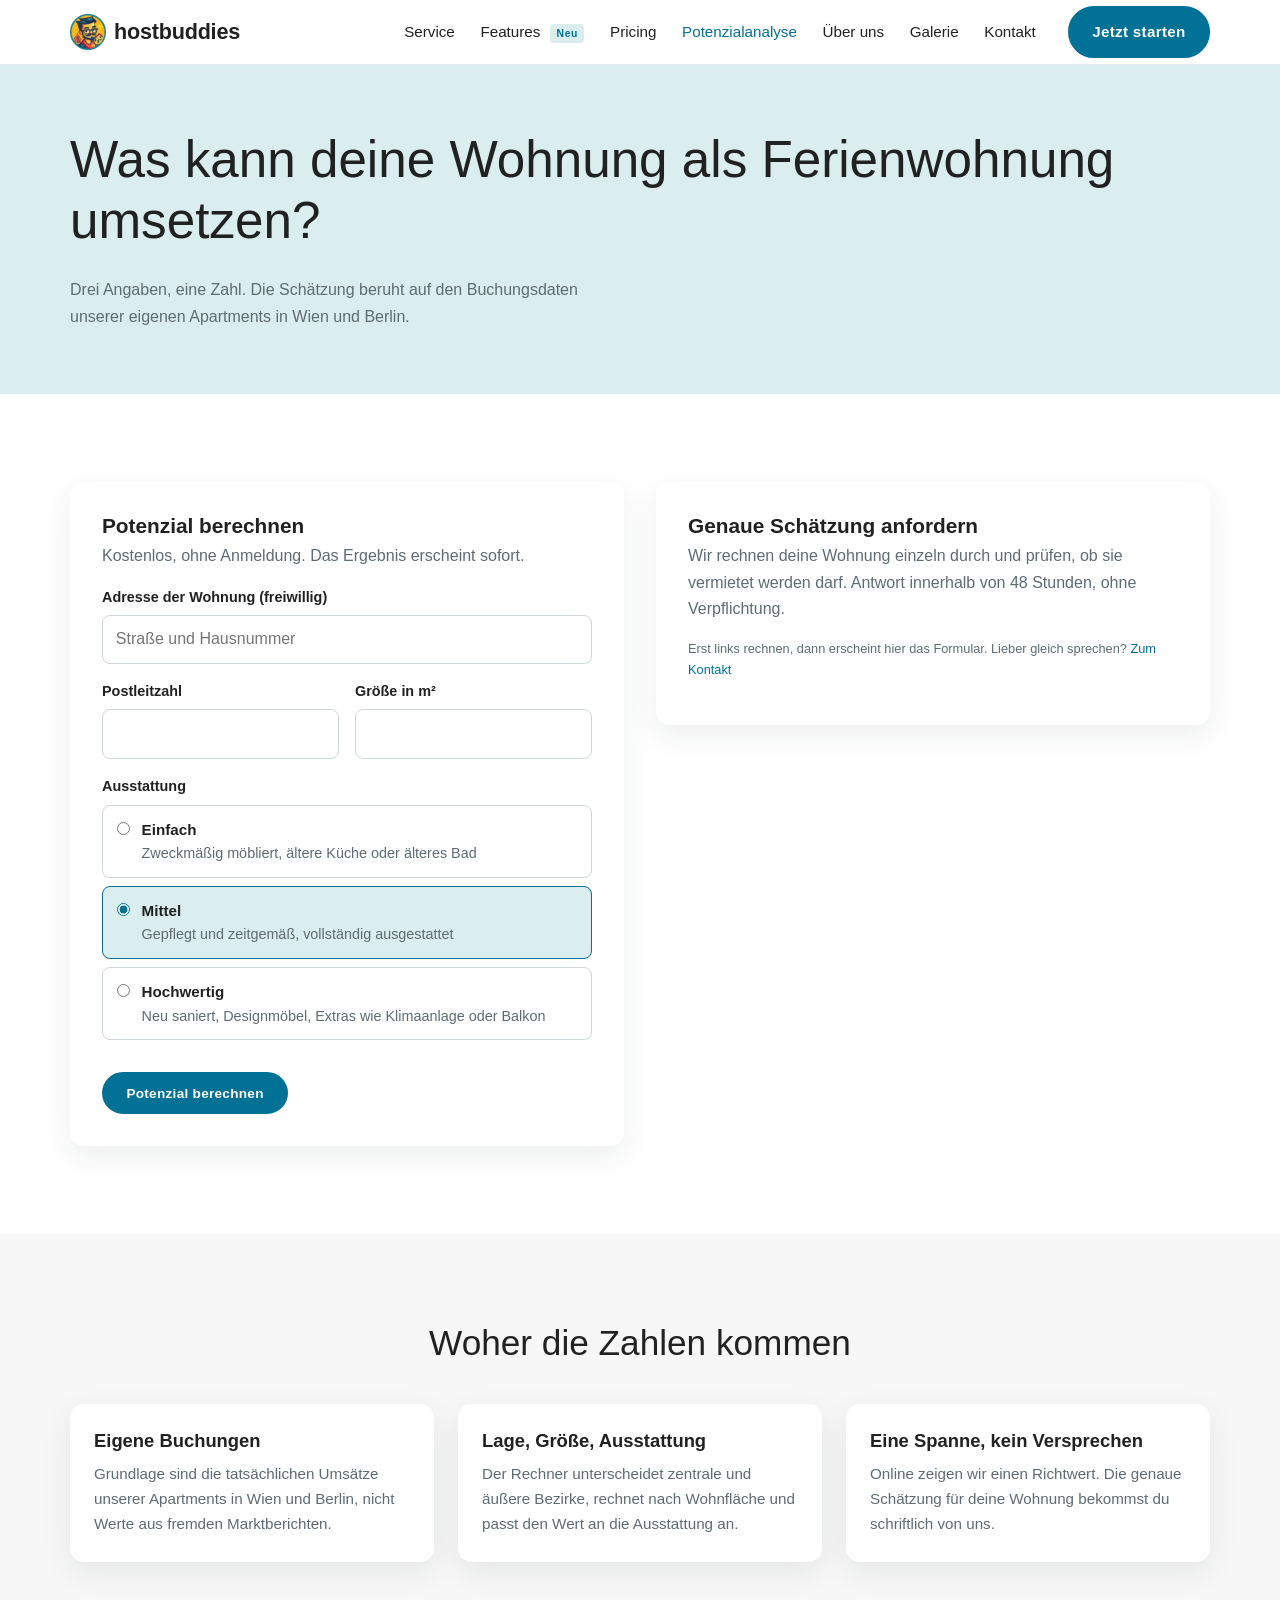
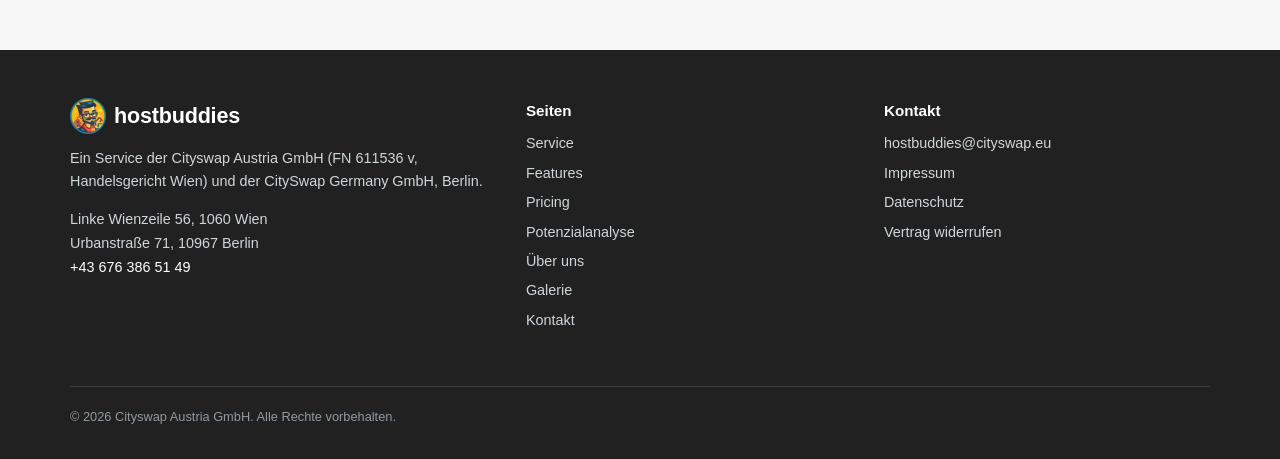
<file: ertrag.html>
<!DOCTYPE html>
<html lang="de">
<head>
<meta charset="utf-8">
<meta name="viewport" content="width=device-width, initial-scale=1">
<title>Potenzialanalyse | Hostbuddies</title>
<meta name="robots" content="noindex">
<link rel="canonical" href="https://hostbuddies.eu/potenzialanalyse.html">
<meta http-equiv="refresh" content="0; url=potenzialanalyse.html">
<script>location.replace("potenzialanalyse.html" + location.search);</script>
</head>
<body>
<p>Diese Seite ist umgezogen: <a href="potenzialanalyse.html">Zur Potenzialanalyse</a></p>
</body>
</html>
</file>
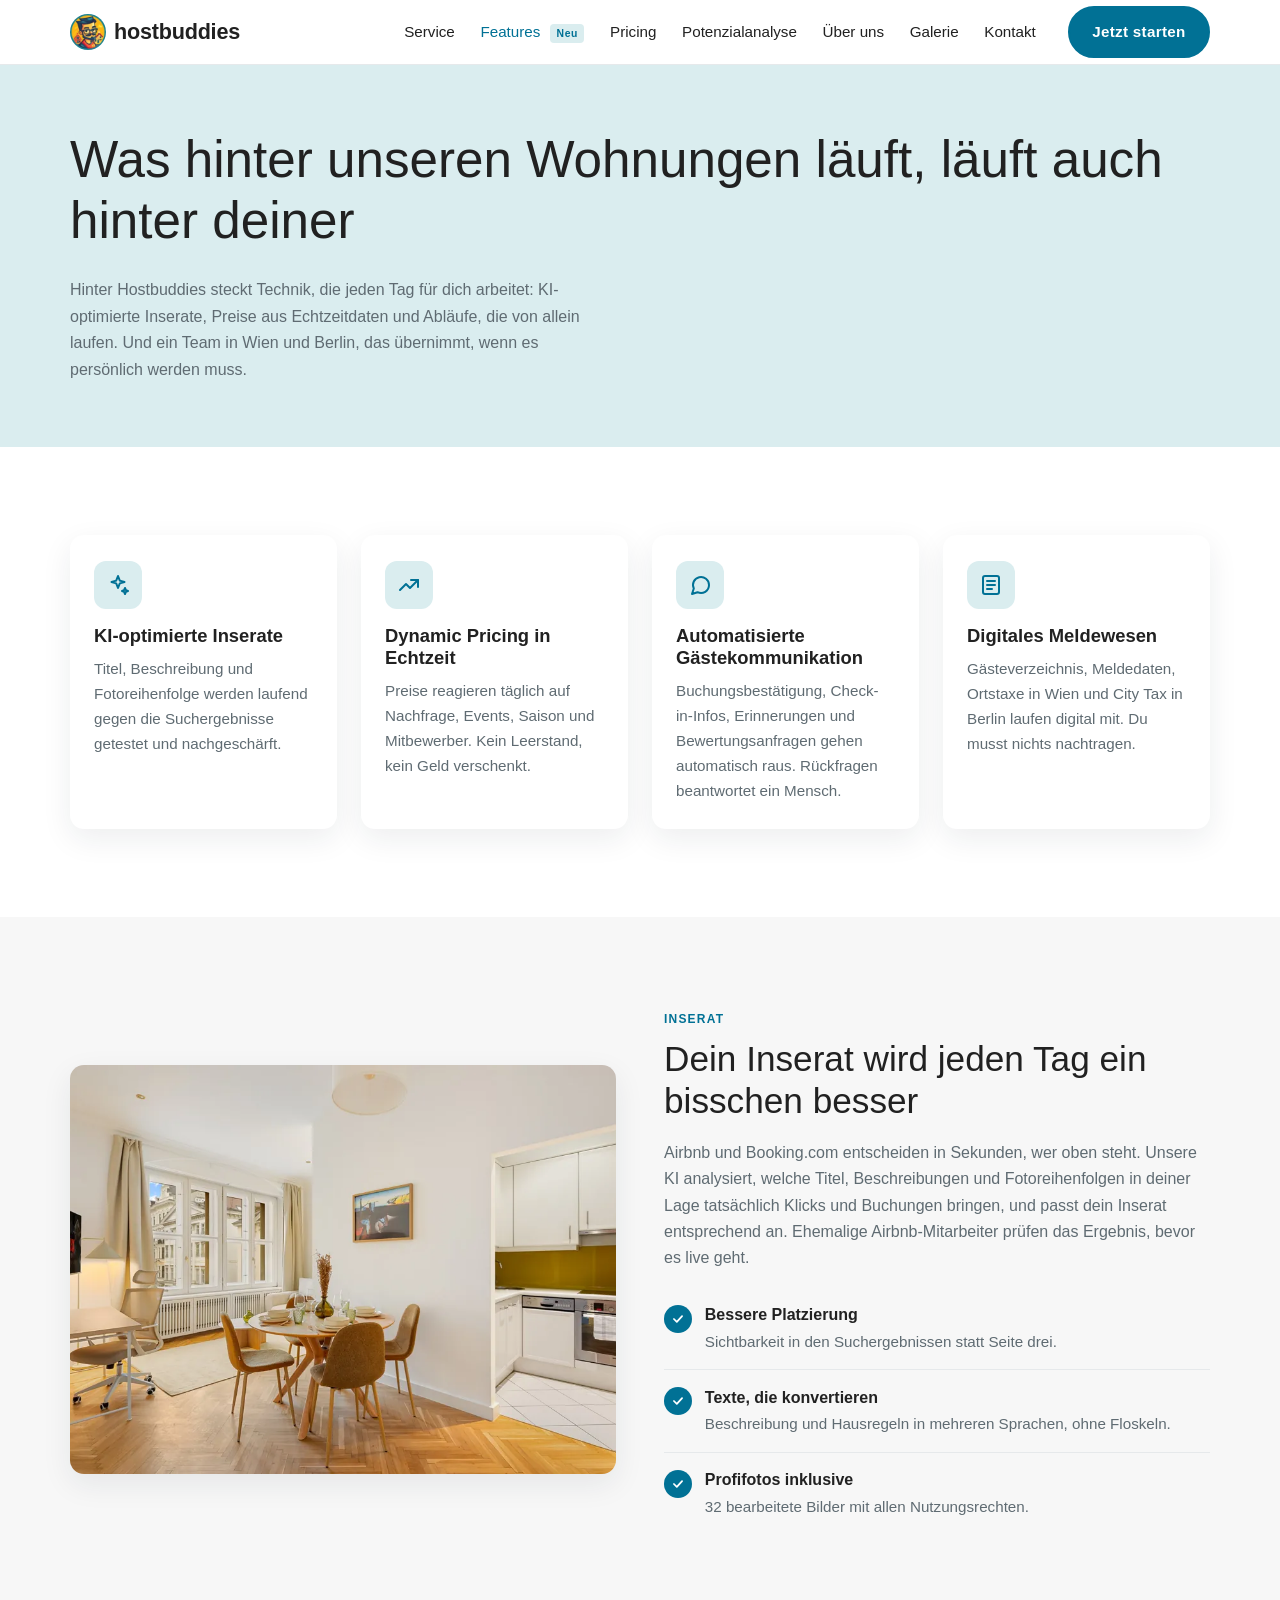
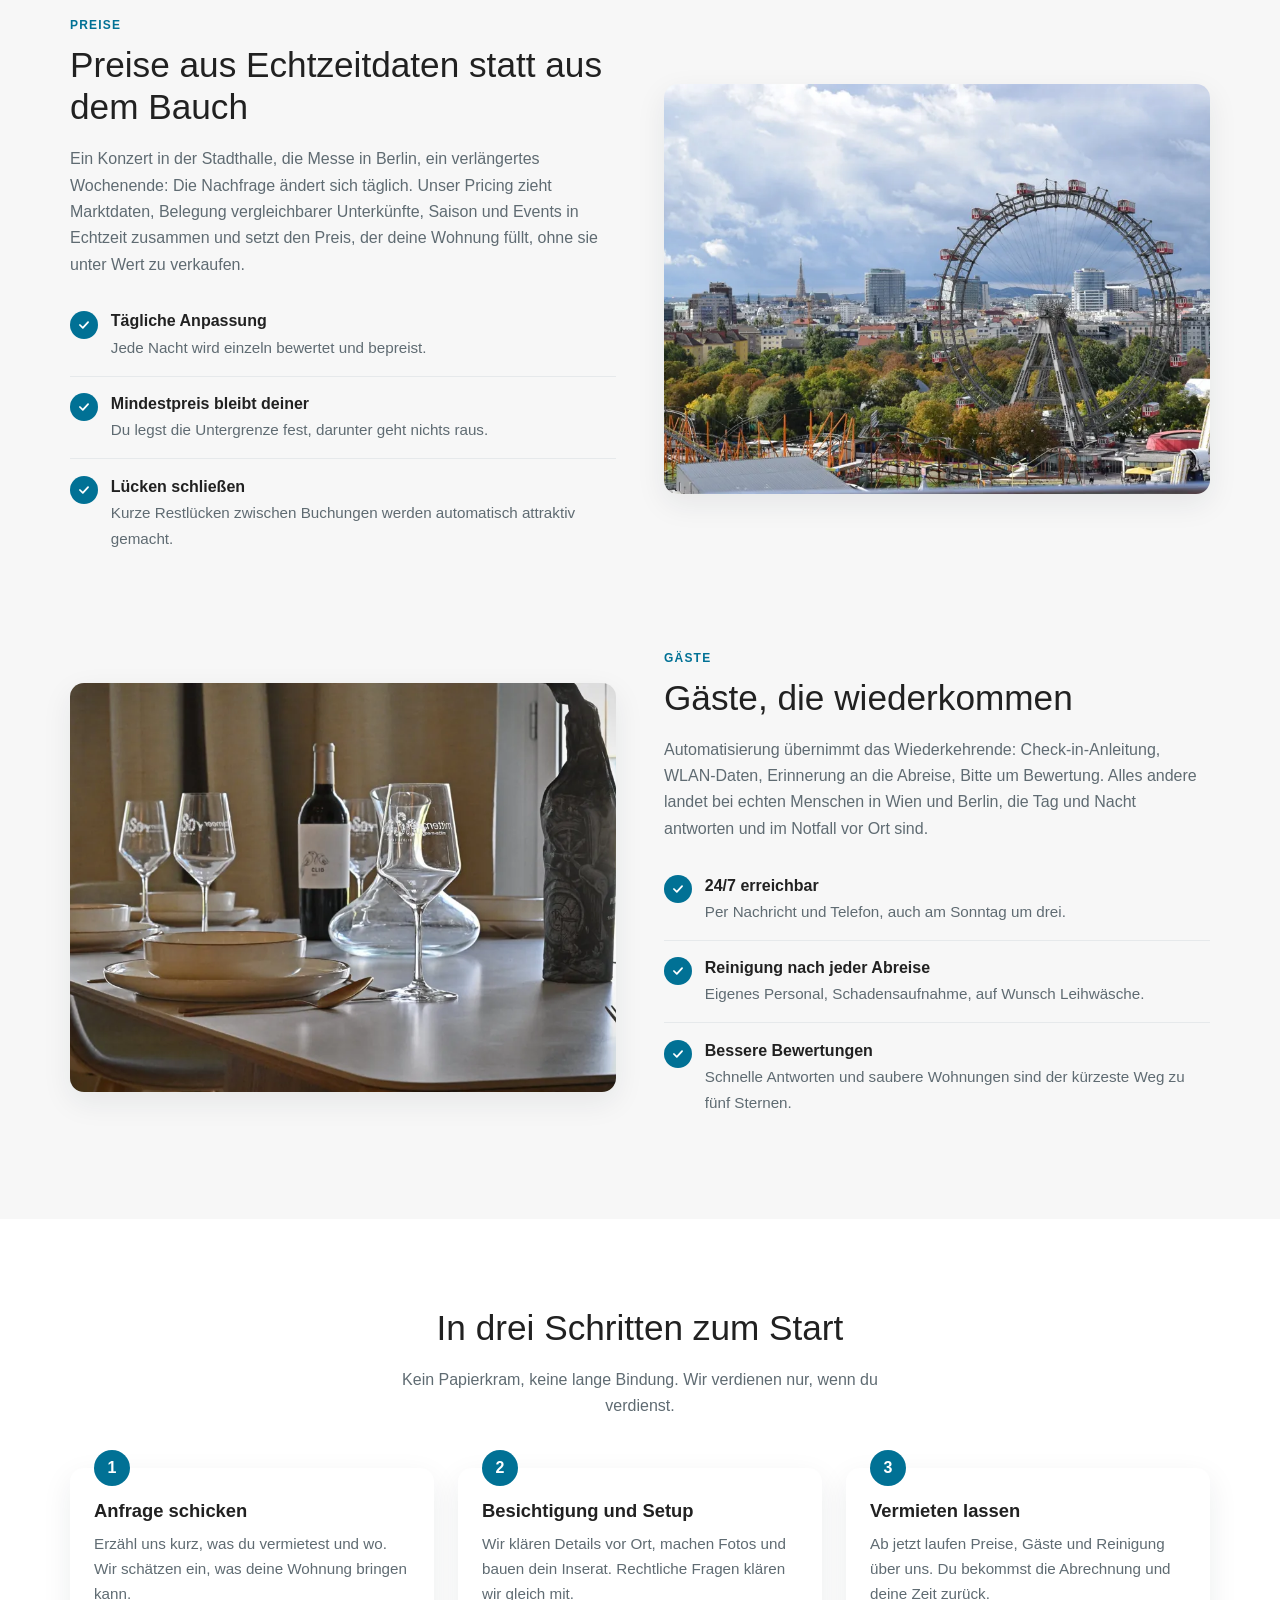
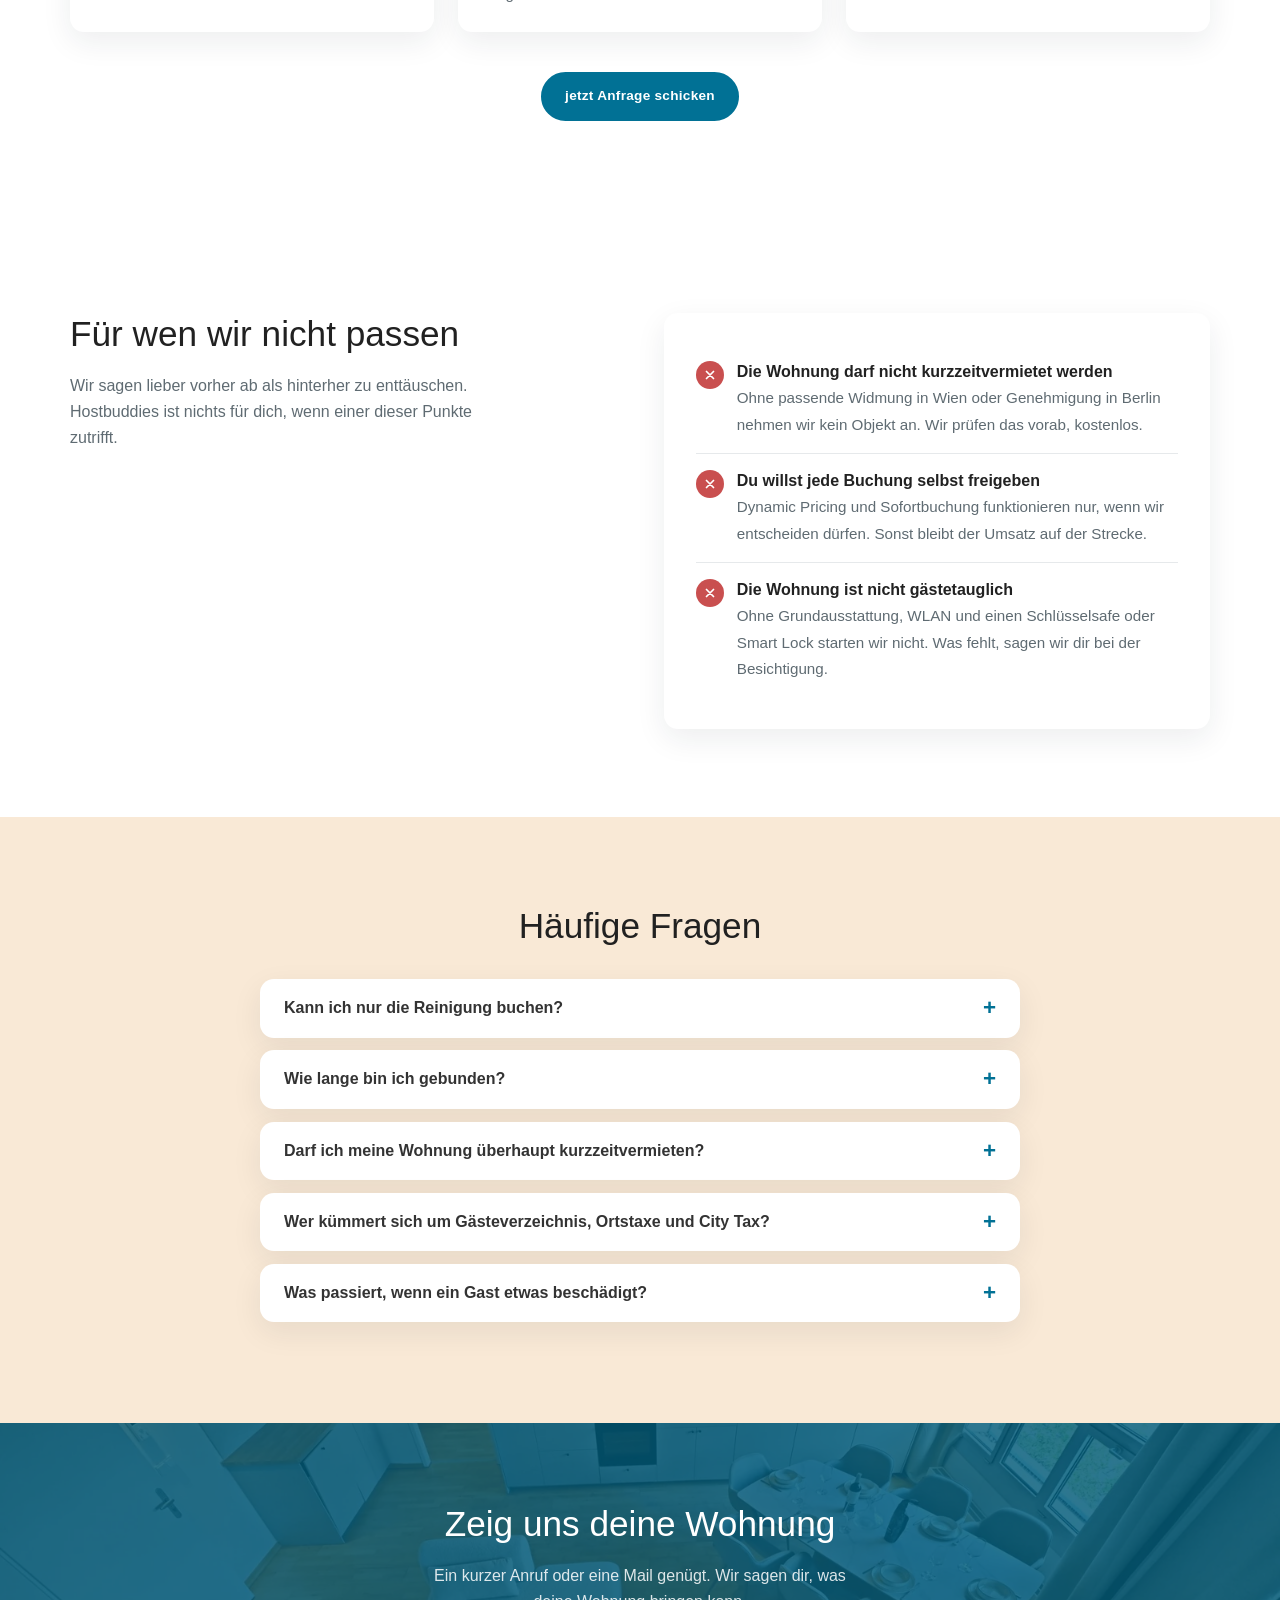
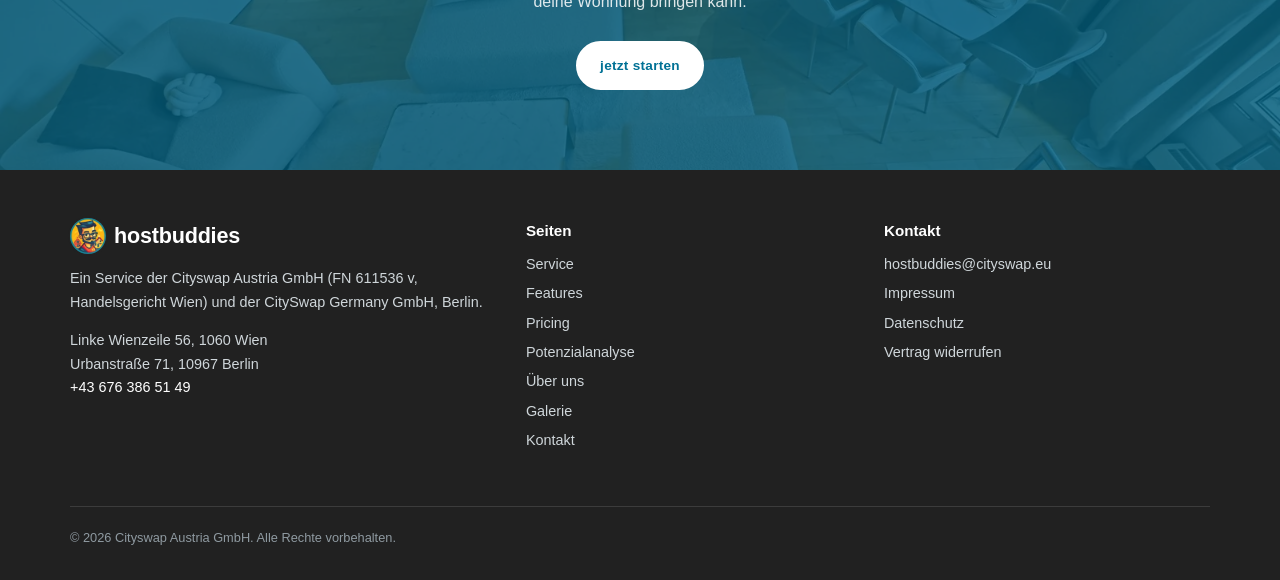
<file: features.html>
<!DOCTYPE html>
<html lang="de">
<head>
<meta charset="utf-8">
<meta name="viewport" content="width=device-width, initial-scale=1">
<title>Automatisierung für deine Ferienwohnung | Hostbuddies</title>
<meta name="description" content="KI-optimierte Inserate, Dynamic Pricing mit Echtzeitdaten, automatisierte Gästekommunikation und digitales Meldewesen: So arbeitet Hostbuddies.">
<link rel="icon" href="img/logo-512.jpg">
<link rel="stylesheet" href="style.css">
<link rel="canonical" href="https://hostbuddies.eu/features.html">
<meta property="og:type" content="website">
<meta property="og:locale" content="de_DE">
<meta property="og:site_name" content="Hostbuddies">
<meta property="og:title" content="Automatisierung für deine Ferienwohnung | Hostbuddies">
<meta property="og:description" content="KI-optimierte Inserate, Dynamic Pricing mit Echtzeitdaten, automatisierte Gästekommunikation und digitales Meldewesen: So arbeitet Hostbuddies.">
<meta property="og:url" content="https://hostbuddies.eu/features.html">
<meta property="og:image" content="https://hostbuddies.eu/img/gewoelbe-fresko.jpg">
<meta property="og:image:alt" content="Apartment mit Gewölbedecke – Hostbuddies">
<meta name="twitter:card" content="summary_large_image">
</head>
<body>
<a class="skip-link" href="#inhalt">Zum Inhalt springen</a>

<header class="kopf">
  <div class="container">
    <a class="logo" href="index.html" aria-label="Hostbuddies Startseite">
      <img src="img/logo-512-96.webp" alt="" width="36" height="36" decoding="async">
      hostbuddies
    </a>
    <button class="burger" aria-label="Menü öffnen" aria-expanded="false" aria-controls="menue">
      <svg viewBox="0 0 24 24" fill="none" stroke="currentColor" stroke-width="2.4" stroke-linecap="round" aria-hidden="true"><path d="M4 7h16M4 12h16M4 17h16"/></svg>
    </button>
    <nav class="nav" id="menue" aria-label="Hauptmenü">
      <a href="service.html">Service</a>
      <a href="features.html">Features <span class="neu">Neu</span></a>
      <a href="pricing.html">Pricing</a>
      <a href="potenzialanalyse.html">Potenzialanalyse</a>
      <a href="ueber-uns.html">Über uns</a>
      <a href="galerie.html">Galerie</a>
      <a href="kontakt.html">Kontakt</a>
      <a class="btn" href="kontakt.html">Jetzt starten</a>
    </nav>
  </div>
</header>

<main id="inhalt">

<section class="seitenkopf">
  <div class="container">
    <h1>Was hinter unseren Wohnungen läuft, läuft auch hinter deiner</h1>
    <p>Hinter Hostbuddies steckt Technik, die jeden Tag für dich arbeitet: KI-optimierte Inserate, Preise aus Echtzeitdaten und Abläufe, die von allein laufen. Und ein Team in Wien und Berlin, das übernimmt, wenn es persönlich werden muss.</p>
  </div>
</section>

<section class="abschnitt">
  <div class="container">
    <div class="raster raster-4" style="margin-top: 0;">
      <div class="kachel">
        <div class="icon"><svg viewBox="0 0 24 24" fill="none" stroke="currentColor" stroke-width="2" stroke-linecap="round" stroke-linejoin="round"><path d="M12 3l1.8 4.6L18.5 9l-4.7 1.4L12 15l-1.8-4.6L5.5 9l4.7-1.4z"/><path d="M19 15l.9 2.1L22 18l-2.1.9L19 21l-.9-2.1L16 18l2.1-.9z"/></svg></div>
        <h3>KI-optimierte Inserate</h3>
        <p>Titel, Beschreibung und Fotoreihenfolge werden laufend gegen die Suchergebnisse getestet und nachgeschärft.</p>
      </div>
      <div class="kachel">
        <div class="icon"><svg viewBox="0 0 24 24" fill="none" stroke="currentColor" stroke-width="2" stroke-linecap="round" stroke-linejoin="round"><path d="M3 17l6-6 4 4 8-8"/><path d="M14 7h7v7"/></svg></div>
        <h3>Dynamic Pricing in Echtzeit</h3>
        <p>Preise reagieren täglich auf Nachfrage, Events, Saison und Mitbewerber. Kein Leerstand, kein Geld verschenkt.</p>
      </div>
      <div class="kachel">
        <div class="icon"><svg viewBox="0 0 24 24" fill="none" stroke="currentColor" stroke-width="2" stroke-linecap="round" stroke-linejoin="round"><path d="M21 12a8 8 0 0 1-11.5 7.2L4 21l1.8-5.5A8 8 0 1 1 21 12z"/></svg></div>
        <h3>Automatisierte Gästekommunikation</h3>
        <p>Buchungsbestätigung, Check-in-Infos, Erinnerungen und Bewertungsanfragen gehen automatisch raus. Rückfragen beantwortet ein Mensch.</p>
      </div>
      <div class="kachel">
        <div class="icon"><svg viewBox="0 0 24 24" fill="none" stroke="currentColor" stroke-width="2" stroke-linecap="round" stroke-linejoin="round"><rect x="4" y="3" width="16" height="18" rx="2"/><path d="M8 8h8M8 12h8M8 16h5"/></svg></div>
        <h3>Digitales Meldewesen</h3>
        <p>Gästeverzeichnis, Meldedaten, Ortstaxe in Wien und City Tax in Berlin laufen digital mit. Du musst nichts nachtragen.</p>
      </div>
    </div>
  </div>
</section>

<section class="abschnitt abschnitt-grau">
  <div class="container">
    <div class="wechsel">
      <img src="img/essbereich-kueche-1600.webp" alt="Heller Essbereich mit Küche in einem Wiener Altbau" loading="lazy" width="1920" height="1280" decoding="async" srcset="img/essbereich-kueche-480.webp 480w, img/essbereich-kueche-960.webp 960w, img/essbereich-kueche-1600.webp 1600w" sizes="(max-width: 860px) 100vw, 570px">
      <div>
        <span class="kicker">Inserat</span>
        <h2>Dein Inserat wird jeden Tag ein bisschen besser</h2>
        <p style="color: var(--text-hell);">Airbnb und Booking.com entscheiden in Sekunden, wer oben steht. Unsere KI analysiert, welche Titel, Beschreibungen und Fotoreihenfolgen in deiner Lage tatsächlich Klicks und Buchungen bringen, und passt dein Inserat entsprechend an. Ehemalige Airbnb-Mitarbeiter prüfen das Ergebnis, bevor es live geht.</p>
        <ul class="vorteile">
          <li><span class="haken"><svg viewBox="0 0 24 24" fill="none" stroke="currentColor" stroke-width="3" stroke-linecap="round" stroke-linejoin="round"><path d="m5 12 5 5 9-10"/></svg></span><div><strong>Bessere Platzierung</strong><span>Sichtbarkeit in den Suchergebnissen statt Seite drei.</span></div></li>
          <li><span class="haken"><svg viewBox="0 0 24 24" fill="none" stroke="currentColor" stroke-width="3" stroke-linecap="round" stroke-linejoin="round"><path d="m5 12 5 5 9-10"/></svg></span><div><strong>Texte, die konvertieren</strong><span>Beschreibung und Hausregeln in mehreren Sprachen, ohne Floskeln.</span></div></li>
          <li><span class="haken"><svg viewBox="0 0 24 24" fill="none" stroke="currentColor" stroke-width="3" stroke-linecap="round" stroke-linejoin="round"><path d="m5 12 5 5 9-10"/></svg></span><div><strong>Profifotos inklusive</strong><span>32 bearbeitete Bilder mit allen Nutzungsrechten.</span></div></li>
        </ul>
      </div>
    </div>

    <div class="wechsel gespiegelt">
      <img src="img/riesenrad-1600.webp" alt="Wiener Riesenrad im Prater" loading="lazy" width="1920" height="1280" decoding="async" srcset="img/riesenrad-480.webp 480w, img/riesenrad-960.webp 960w, img/riesenrad-1600.webp 1600w" sizes="(max-width: 860px) 100vw, 570px">
      <div>
        <span class="kicker">Preise</span>
        <h2>Preise aus Echtzeitdaten statt aus dem Bauch</h2>
        <p style="color: var(--text-hell);">Ein Konzert in der Stadthalle, die Messe in Berlin, ein verlängertes Wochenende: Die Nachfrage ändert sich täglich. Unser Pricing zieht Marktdaten, Belegung vergleichbarer Unterkünfte, Saison und Events in Echtzeit zusammen und setzt den Preis, der deine Wohnung füllt, ohne sie unter Wert zu verkaufen.</p>
        <ul class="vorteile">
          <li><span class="haken"><svg viewBox="0 0 24 24" fill="none" stroke="currentColor" stroke-width="3" stroke-linecap="round" stroke-linejoin="round"><path d="m5 12 5 5 9-10"/></svg></span><div><strong>Tägliche Anpassung</strong><span>Jede Nacht wird einzeln bewertet und bepreist.</span></div></li>
          <li><span class="haken"><svg viewBox="0 0 24 24" fill="none" stroke="currentColor" stroke-width="3" stroke-linecap="round" stroke-linejoin="round"><path d="m5 12 5 5 9-10"/></svg></span><div><strong>Mindestpreis bleibt deiner</strong><span>Du legst die Untergrenze fest, darunter geht nichts raus.</span></div></li>
          <li><span class="haken"><svg viewBox="0 0 24 24" fill="none" stroke="currentColor" stroke-width="3" stroke-linecap="round" stroke-linejoin="round"><path d="m5 12 5 5 9-10"/></svg></span><div><strong>Lücken schließen</strong><span>Kurze Restlücken zwischen Buchungen werden automatisch attraktiv gemacht.</span></div></li>
        </ul>
      </div>
    </div>

    <div class="wechsel">
      <img src="img/gedeckter-tisch-1600.webp" alt="Gedeckter Tisch mit Weingläsern in einer Ferienwohnung" loading="lazy" width="1920" height="1280" decoding="async" srcset="img/gedeckter-tisch-480.webp 480w, img/gedeckter-tisch-960.webp 960w, img/gedeckter-tisch-1600.webp 1600w" sizes="(max-width: 860px) 100vw, 570px">
      <div>
        <span class="kicker">Gäste</span>
        <h2>Gäste, die wiederkommen</h2>
        <p style="color: var(--text-hell);">Automatisierung übernimmt das Wiederkehrende: Check-in-Anleitung, WLAN-Daten, Erinnerung an die Abreise, Bitte um Bewertung. Alles andere landet bei echten Menschen in Wien und Berlin, die Tag und Nacht antworten und im Notfall vor Ort sind.</p>
        <ul class="vorteile">
          <li><span class="haken"><svg viewBox="0 0 24 24" fill="none" stroke="currentColor" stroke-width="3" stroke-linecap="round" stroke-linejoin="round"><path d="m5 12 5 5 9-10"/></svg></span><div><strong>24/7 erreichbar</strong><span>Per Nachricht und Telefon, auch am Sonntag um drei.</span></div></li>
          <li><span class="haken"><svg viewBox="0 0 24 24" fill="none" stroke="currentColor" stroke-width="3" stroke-linecap="round" stroke-linejoin="round"><path d="m5 12 5 5 9-10"/></svg></span><div><strong>Reinigung nach jeder Abreise</strong><span>Eigenes Personal, Schadensaufnahme, auf Wunsch Leihwäsche.</span></div></li>
          <li><span class="haken"><svg viewBox="0 0 24 24" fill="none" stroke="currentColor" stroke-width="3" stroke-linecap="round" stroke-linejoin="round"><path d="m5 12 5 5 9-10"/></svg></span><div><strong>Bessere Bewertungen</strong><span>Schnelle Antworten und saubere Wohnungen sind der kürzeste Weg zu fünf Sternen.</span></div></li>
        </ul>
      </div>
    </div>
  </div>
</section>

<section class="abschnitt zentriert">
  <div class="container">
    <h2>In drei Schritten zum Start</h2>
    <p class="lead">Kein Papierkram, keine lange Bindung. Wir verdienen nur, wenn du verdienst.</p>
    <div class="raster raster-3 schritte" style="text-align: left; margin-top: 3rem;">
      <div class="kachel">
        <h3>Anfrage schicken</h3>
        <p>Erzähl uns kurz, was du vermietest und wo. Wir schätzen ein, was deine Wohnung bringen kann.</p>
      </div>
      <div class="kachel">
        <h3>Besichtigung und Setup</h3>
        <p>Wir klären Details vor Ort, machen Fotos und bauen dein Inserat. Rechtliche Fragen klären wir gleich mit.</p>
      </div>
      <div class="kachel">
        <h3>Vermieten lassen</h3>
        <p>Ab jetzt laufen Preise, Gäste und Reinigung über uns. Du bekommst die Abrechnung und deine Zeit zurück.</p>
      </div>
    </div>
    <p style="margin-top: 2.5rem;"><a class="btn" href="kontakt.html">jetzt Anfrage schicken</a></p>
  </div>
</section>

<section class="abschnitt">
  <div class="container">
    <div class="zweispaltig">
      <div>
        <h2>Für wen wir nicht passen</h2>
        <p style="color: var(--text-hell); max-width: 46ch;">Wir sagen lieber vorher ab als hinterher zu enttäuschen. Hostbuddies ist nichts für dich, wenn einer dieser Punkte zutrifft.</p>
      </div>
      <div class="box">
        <ul class="vorteile nein">
          <li><span class="haken"><svg viewBox="0 0 24 24" fill="none" stroke="currentColor" stroke-width="3" stroke-linecap="round"><path d="M6 6l12 12M18 6L6 18"/></svg></span><div><strong>Die Wohnung darf nicht kurzzeitvermietet werden</strong><span>Ohne passende Widmung in Wien oder Genehmigung in Berlin nehmen wir kein Objekt an. Wir prüfen das vorab, kostenlos.</span></div></li>
          <li><span class="haken"><svg viewBox="0 0 24 24" fill="none" stroke="currentColor" stroke-width="3" stroke-linecap="round"><path d="M6 6l12 12M18 6L6 18"/></svg></span><div><strong>Du willst jede Buchung selbst freigeben</strong><span>Dynamic Pricing und Sofortbuchung funktionieren nur, wenn wir entscheiden dürfen. Sonst bleibt der Umsatz auf der Strecke.</span></div></li>
          <li><span class="haken"><svg viewBox="0 0 24 24" fill="none" stroke="currentColor" stroke-width="3" stroke-linecap="round"><path d="M6 6l12 12M18 6L6 18"/></svg></span><div><strong>Die Wohnung ist nicht gästetauglich</strong><span>Ohne Grundausstattung, WLAN und einen Schlüsselsafe oder Smart Lock starten wir nicht. Was fehlt, sagen wir dir bei der Besichtigung.</span></div></li>
        </ul>
      </div>
    </div>
  </div>
</section>

<section class="abschnitt abschnitt-beige">
  <div class="container">
    <div class="zentriert"><h2>Häufige Fragen</h2></div>
    <div class="faq" style="margin-top: 2rem;">
      <details>
        <summary>Kann ich nur die Reinigung buchen?</summary>
        <p>Ja. Cleaning ist als alleinige Leistung buchbar. Du managst dein Inserat selbst, wir übernehmen Reinigung, Schadensaufnahme und auf Wunsch die Wäsche.</p>
      </details>
      <details>
        <summary>Wie lange bin ich gebunden?</summary>
        <p>Gar nicht lange. Es gibt keine langfristige Bindung. Wir arbeiten mit fairen Konditionen und verdienen nur, wenn du verdienst.</p>
      </details>
      <details>
        <summary>Darf ich meine Wohnung überhaupt kurzzeitvermieten?</summary>
        <p>Das hängt von Lage, Widmung und Hausordnung ab, in Berlin zusätzlich von der Genehmigung nach dem Zweckentfremdungsverbot. Wir prüfen das mit dir anhand unserer eigenen Erfahrung, holen bei Bedarf Steuerberater oder Anwalt dazu und sagen dir ehrlich, was geht und was nicht.</p>
      </details>
      <details>
        <summary>Wer kümmert sich um Gästeverzeichnis, Ortstaxe und City Tax?</summary>
        <p>Wir. Meldedaten und Gästeverzeichnis laufen digital über uns mit, in Wien die Ortstaxe, in Berlin die City Tax und die Registriernummer nach dem Zweckentfremdungsverbot. Du musst nichts nachtragen.</p>
      </details>
      <details>
        <summary>Was passiert, wenn ein Gast etwas beschädigt?</summary>
        <p>Unser Reinigungsteam nimmt Schäden nach jeder Abreise auf und meldet sie sofort. Wir kümmern uns um Reparatur und um die Abwicklung mit der Plattform.</p>
      </details>
    </div>
  </div>
</section>

<section class="band band-foto" style="--foto: url(img/stephansdom-1600.webp); --foto-mobil: url(img/stephansdom-960.webp)">
  <div class="container">
    <h2>Zeig uns deine Wohnung</h2>
    <p>Ein kurzer Anruf oder eine Mail genügt. Wir sagen dir, was deine Wohnung bringen kann.</p>
    <a class="btn btn-weiss" href="kontakt.html">jetzt starten</a>
  </div>
</section>

</main>

<footer class="fuss">
  <div class="container">
    <div>
      <a class="logo" href="index.html">
        <img src="img/logo-512-96.webp" alt="" width="36" height="36" decoding="async">
        hostbuddies
      </a>
      <p>Ein Service der Cityswap Austria GmbH (FN 611536 v, Handelsgericht Wien) und der CitySwap Germany GmbH, Berlin.</p>
      <p>Linke Wienzeile 56, 1060 Wien<br>Urbanstraße 71, 10967 Berlin<br><a href="tel:+436763865149">+43 676 386 51 49</a></p>
    </div>
    <div>
      <h4>Seiten</h4>
      <ul>
        <li><a href="service.html">Service</a></li>
        <li><a href="features.html">Features</a></li>
        <li><a href="pricing.html">Pricing</a></li>
        <li><a href="potenzialanalyse.html">Potenzialanalyse</a></li>
        <li><a href="ueber-uns.html">Über uns</a></li>
        <li><a href="galerie.html">Galerie</a></li>
        <li><a href="kontakt.html">Kontakt</a></li>
      </ul>
    </div>
    <div>
      <h4>Kontakt</h4>
      <ul>
        <li><a href="mailto:hostbuddies@cityswap.eu">hostbuddies@cityswap.eu</a></li>
        <li><a href="impressum.html">Impressum</a></li>
        <li><a href="datenschutz.html">Datenschutz</a></li>
        <li><a href="widerruf.html">Vertrag widerrufen</a></li>
      </ul>
    </div>
    <div class="klein">© 2026 Cityswap Austria GmbH. Alle Rechte vorbehalten.</div>
  </div>
</footer>

<script src="main.js"></script>
</body>
</html>
</file>
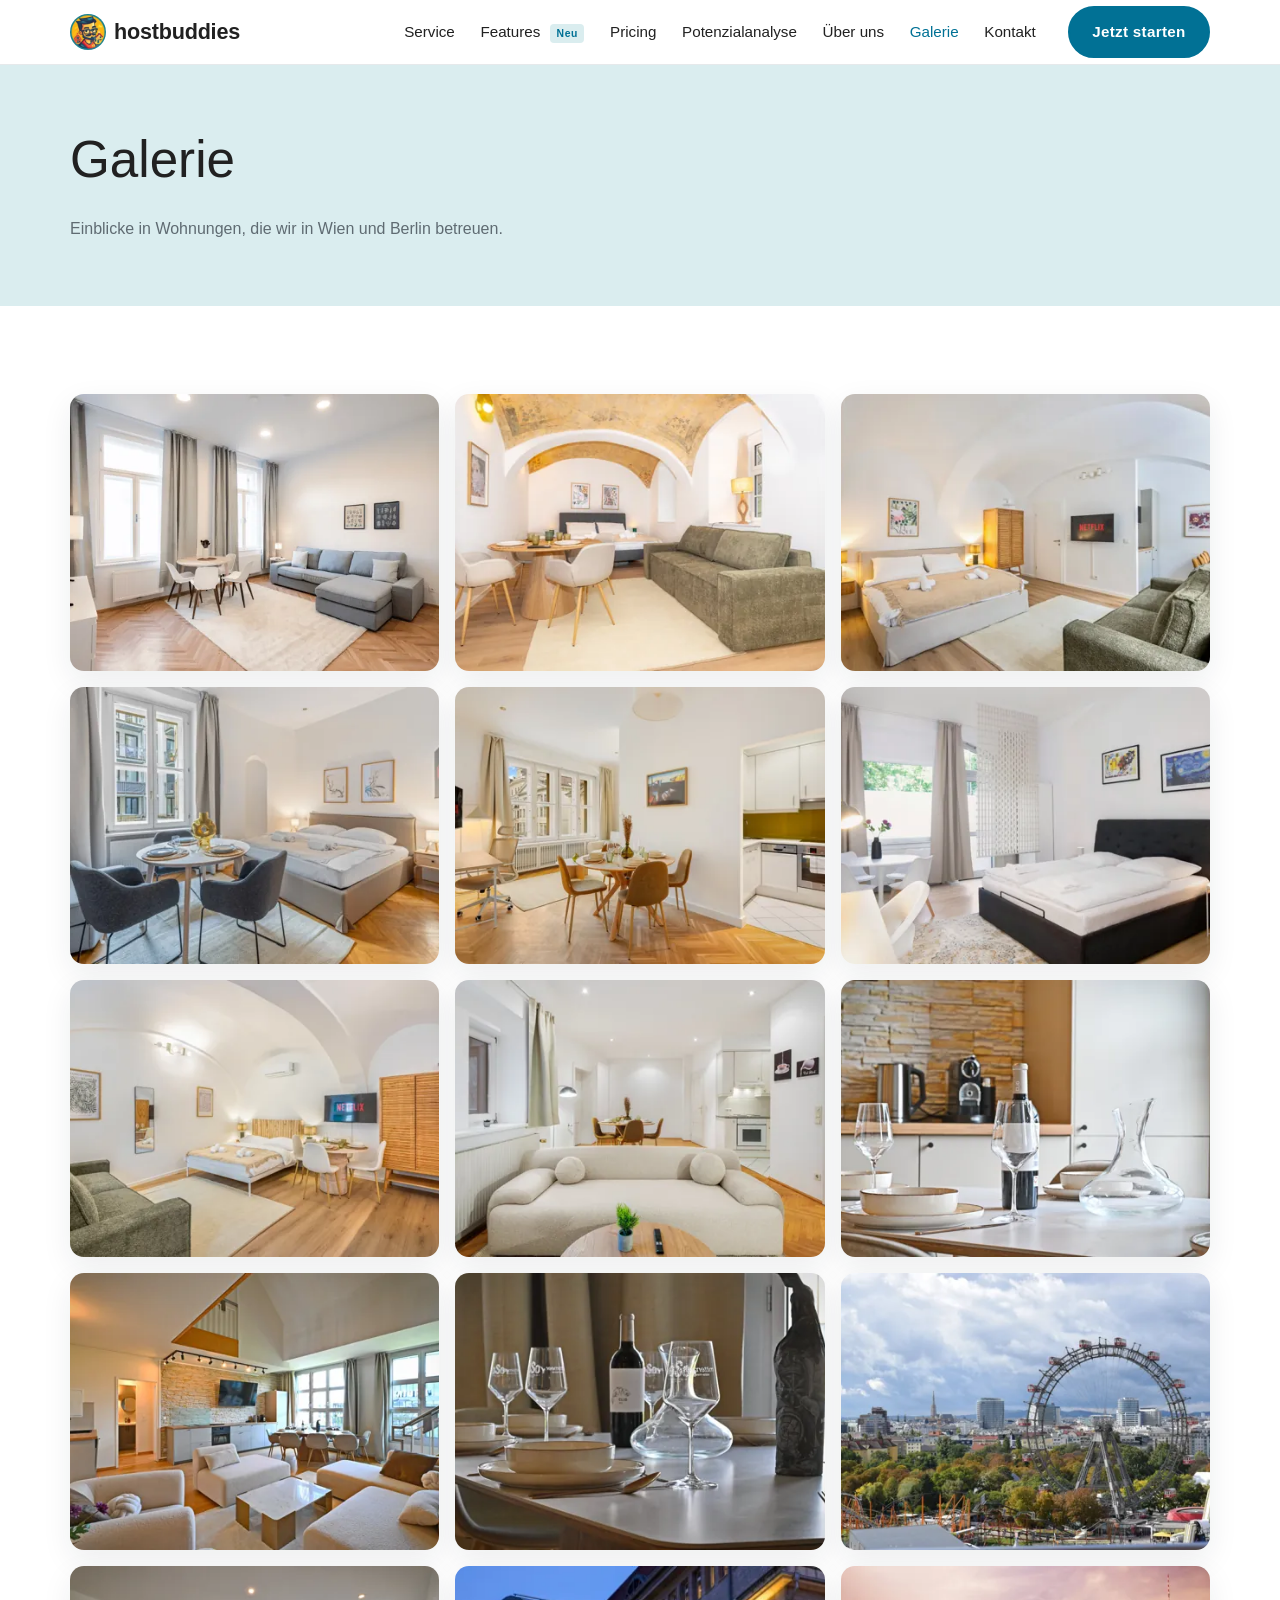
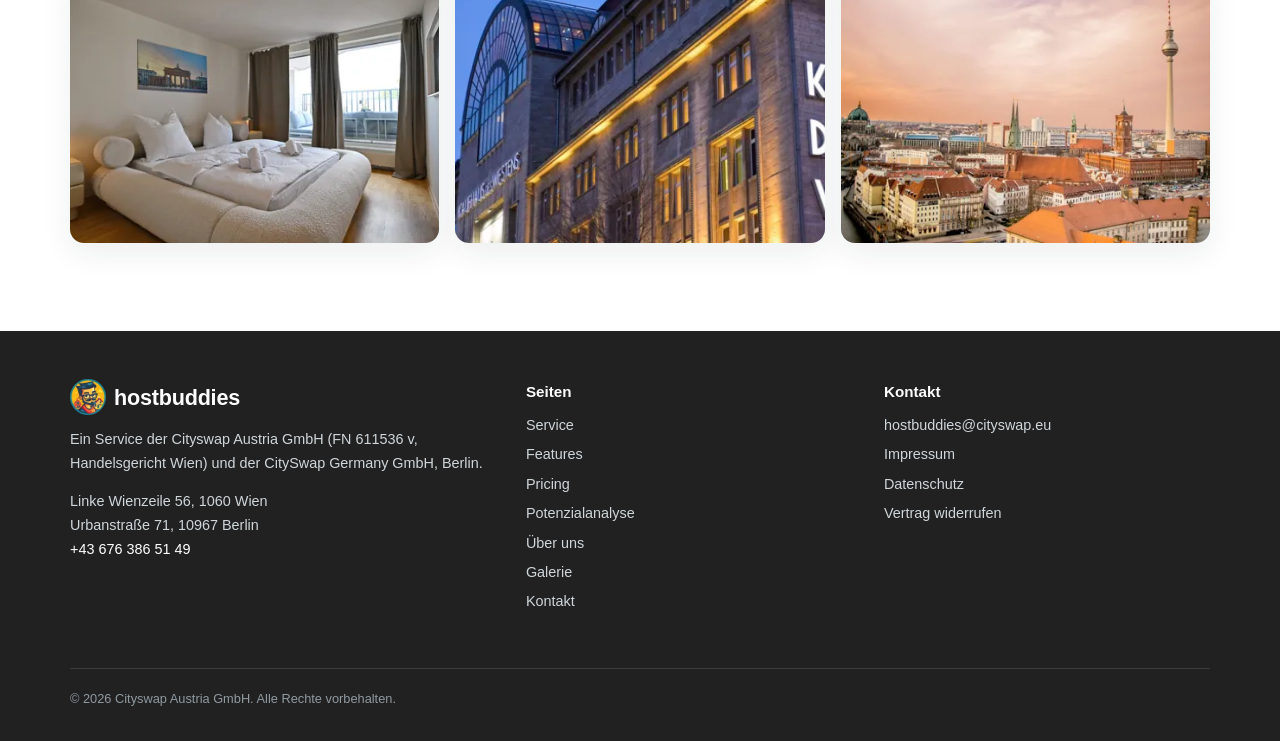
<file: galerie.html>
<!DOCTYPE html>
<html lang="de">
<head>
<meta charset="utf-8">
<meta name="viewport" content="width=device-width, initial-scale=1">
<title>Einblicke in unsere Apartments | Hostbuddies</title>
<meta name="description" content="Einblicke in Wohnungen, die Hostbuddies betreut.">
<link rel="icon" href="img/logo-512.jpg">
<link rel="stylesheet" href="style.css">
<link rel="canonical" href="https://hostbuddies.eu/galerie.html">
<meta property="og:type" content="website">
<meta property="og:locale" content="de_DE">
<meta property="og:site_name" content="Hostbuddies">
<meta property="og:title" content="Einblicke in unsere Apartments | Hostbuddies">
<meta property="og:description" content="Einblicke in Wohnungen, die Hostbuddies betreut.">
<meta property="og:url" content="https://hostbuddies.eu/galerie.html">
<meta property="og:image" content="https://hostbuddies.eu/img/gewoelbe-fresko.jpg">
<meta property="og:image:alt" content="Apartment mit Gewölbedecke – Hostbuddies">
<meta name="twitter:card" content="summary_large_image">
</head>
<body>
<a class="skip-link" href="#inhalt">Zum Inhalt springen</a>

<header class="kopf">
  <div class="container">
    <a class="logo" href="index.html" aria-label="Hostbuddies Startseite">
      <img src="img/logo-512-96.webp" alt="" width="36" height="36" decoding="async">
      hostbuddies
    </a>
    <button class="burger" aria-label="Menü öffnen" aria-expanded="false" aria-controls="menue">
      <svg viewBox="0 0 24 24" fill="none" stroke="currentColor" stroke-width="2.4" stroke-linecap="round" aria-hidden="true"><path d="M4 7h16M4 12h16M4 17h16"/></svg>
    </button>
    <nav class="nav" id="menue" aria-label="Hauptmenü">
      <a href="service.html">Service</a>
      <a href="features.html">Features <span class="neu">Neu</span></a>
      <a href="pricing.html">Pricing</a>
      <a href="potenzialanalyse.html">Potenzialanalyse</a>
      <a href="ueber-uns.html">Über uns</a>
      <a href="galerie.html">Galerie</a>
      <a href="kontakt.html">Kontakt</a>
      <a class="btn" href="kontakt.html">Jetzt starten</a>
    </nav>
  </div>
</header>

<main id="inhalt">
<section class="seitenkopf">
  <div class="container">
    <h1>Galerie</h1>
    <p>Einblicke in Wohnungen, die wir in Wien und Berlin betreuen.</p>
  </div>
</section><section class="abschnitt"><div class="container"><div class="galerie"><img src="img/wohnzimmer-hell-1600.webp" alt="Helles Wohnzimmer mit Fischgrätparkett" loading="eager" width="1920" height="1444" decoding="async" srcset="img/wohnzimmer-hell-480.webp 480w, img/wohnzimmer-hell-960.webp 960w, img/wohnzimmer-hell-1600.webp 1600w" sizes="(max-width: 760px) calc((100vw - 56px) / 2), (max-width: 1180px) calc((100vw - 72px) / 3), 370px"><img src="img/gewoelbe-fresko-1600.webp" alt="Apartment mit Gewölbedecke und Fresko" loading="eager" width="1920" height="1280" decoding="async" srcset="img/gewoelbe-fresko-480.webp 480w, img/gewoelbe-fresko-960.webp 960w, img/gewoelbe-fresko-1600.webp 1600w" sizes="(max-width: 760px) calc((100vw - 56px) / 2), (max-width: 1180px) calc((100vw - 72px) / 3), 370px"><img src="img/studio-gewoelbe-1600.webp" alt="Studio mit Gewölbe und Doppelbett" loading="eager" width="1920" height="1280" decoding="async" srcset="img/studio-gewoelbe-480.webp 480w, img/studio-gewoelbe-960.webp 960w, img/studio-gewoelbe-1600.webp 1600w" sizes="(max-width: 760px) calc((100vw - 56px) / 2), (max-width: 1180px) calc((100vw - 72px) / 3), 370px"><img src="img/zimmer-altbau-1600.webp" alt="Altbauzimmer mit Esstisch und Bett" loading="lazy" width="1920" height="1281" decoding="async" srcset="img/zimmer-altbau-480.webp 480w, img/zimmer-altbau-960.webp 960w, img/zimmer-altbau-1600.webp 1600w" sizes="(max-width: 760px) calc((100vw - 56px) / 2), (max-width: 1180px) calc((100vw - 72px) / 3), 370px"><img src="img/essbereich-kueche-1600.webp" alt="Essbereich mit Küche" loading="lazy" width="1920" height="1280" decoding="async" srcset="img/essbereich-kueche-480.webp 480w, img/essbereich-kueche-960.webp 960w, img/essbereich-kueche-1600.webp 1600w" sizes="(max-width: 760px) calc((100vw - 56px) / 2), (max-width: 1180px) calc((100vw - 72px) / 3), 370px"><img src="img/schlafzimmer-weiss-1600.webp" alt="Schlafzimmer in Weiß" loading="lazy" width="1920" height="1280" decoding="async" srcset="img/schlafzimmer-weiss-480.webp 480w, img/schlafzimmer-weiss-960.webp 960w, img/schlafzimmer-weiss-1600.webp 1600w" sizes="(max-width: 760px) calc((100vw - 56px) / 2), (max-width: 1180px) calc((100vw - 72px) / 3), 370px"><img src="img/studio-gewoelbe-2-1600.webp" alt="Studio mit Gewölbe und Schrank" loading="lazy" width="1920" height="1280" decoding="async" srcset="img/studio-gewoelbe-2-480.webp 480w, img/studio-gewoelbe-2-960.webp 960w, img/studio-gewoelbe-2-1600.webp 1600w" sizes="(max-width: 760px) calc((100vw - 56px) / 2), (max-width: 1180px) calc((100vw - 72px) / 3), 370px"><img src="img/wohnzimmer-sofa-1600.webp" alt="Wohnzimmer mit hellem Sofa" loading="lazy" width="1920" height="1280" decoding="async" srcset="img/wohnzimmer-sofa-480.webp 480w, img/wohnzimmer-sofa-960.webp 960w, img/wohnzimmer-sofa-1600.webp 1600w" sizes="(max-width: 760px) calc((100vw - 56px) / 2), (max-width: 1180px) calc((100vw - 72px) / 3), 370px"><img src="img/loft-wohnzimmer-1600.webp" alt="Loft mit Galerie" loading="lazy" width="1920" height="1280" decoding="async" srcset="img/loft-wohnzimmer-480.webp 480w, img/loft-wohnzimmer-960.webp 960w, img/loft-wohnzimmer-1600.webp 1600w" sizes="(max-width: 760px) calc((100vw - 56px) / 2), (max-width: 1180px) calc((100vw - 72px) / 3), 370px"><img src="img/loft-kueche-1600.webp" alt="Loft von oben mit Küche" loading="lazy" width="1920" height="1280" decoding="async" srcset="img/loft-kueche-480.webp 480w, img/loft-kueche-960.webp 960w, img/loft-kueche-1600.webp 1600w" sizes="(max-width: 760px) calc((100vw - 56px) / 2), (max-width: 1180px) calc((100vw - 72px) / 3), 370px"><img src="img/gedeckter-tisch-1600.webp" alt="Gedeckter Tisch" loading="lazy" width="1920" height="1280" decoding="async" srcset="img/gedeckter-tisch-480.webp 480w, img/gedeckter-tisch-960.webp 960w, img/gedeckter-tisch-1600.webp 1600w" sizes="(max-width: 760px) calc((100vw - 56px) / 2), (max-width: 1180px) calc((100vw - 72px) / 3), 370px"><img src="img/riesenrad-1600.webp" alt="Wiener Riesenrad" loading="lazy" width="1920" height="1280" decoding="async" srcset="img/riesenrad-480.webp 480w, img/riesenrad-960.webp 960w, img/riesenrad-1600.webp 1600w" sizes="(max-width: 760px) calc((100vw - 56px) / 2), (max-width: 1180px) calc((100vw - 72px) / 3), 370px"><img src="img/berlin-schlafzimmer-1600.webp" alt="Schlafzimmer mit Balkon in Berlin" loading="lazy" width="1920" height="1280" decoding="async" srcset="img/berlin-schlafzimmer-480.webp 480w, img/berlin-schlafzimmer-960.webp 960w, img/berlin-schlafzimmer-1600.webp 1600w" sizes="(max-width: 760px) calc((100vw - 56px) / 2), (max-width: 1180px) calc((100vw - 72px) / 3), 370px"><img src="img/berlin-kadewe-1600.webp" alt="KaDeWe in Berlin am Abend" loading="lazy" width="1920" height="1080" decoding="async" srcset="img/berlin-kadewe-480.webp 480w, img/berlin-kadewe-960.webp 960w, img/berlin-kadewe-1600.webp 1600w" sizes="(max-width: 760px) calc((100vw - 56px) / 2), (max-width: 1180px) calc((100vw - 72px) / 3), 370px"><img src="img/berlin-skyline-1600.webp" alt="Berliner Skyline mit Fernsehturm" loading="lazy" width="1920" height="1281" decoding="async" srcset="img/berlin-skyline-480.webp 480w, img/berlin-skyline-960.webp 960w, img/berlin-skyline-1600.webp 1600w" sizes="(max-width: 760px) calc((100vw - 56px) / 2), (max-width: 1180px) calc((100vw - 72px) / 3), 370px"></div></div></section>
</main>

<footer class="fuss">
  <div class="container">
    <div>
      <a class="logo" href="index.html">
        <img src="img/logo-512-96.webp" alt="" width="36" height="36" decoding="async">
        hostbuddies
      </a>
      <p>Ein Service der Cityswap Austria GmbH (FN 611536 v, Handelsgericht Wien) und der CitySwap Germany GmbH, Berlin.</p>
      <p>Linke Wienzeile 56, 1060 Wien<br>Urbanstraße 71, 10967 Berlin<br><a href="tel:+436763865149">+43 676 386 51 49</a></p>
    </div>
    <div>
      <h4>Seiten</h4>
      <ul>
        <li><a href="service.html">Service</a></li>
        <li><a href="features.html">Features</a></li>
        <li><a href="pricing.html">Pricing</a></li>
        <li><a href="potenzialanalyse.html">Potenzialanalyse</a></li>
        <li><a href="ueber-uns.html">Über uns</a></li>
        <li><a href="galerie.html">Galerie</a></li>
        <li><a href="kontakt.html">Kontakt</a></li>
      </ul>
    </div>
    <div>
      <h4>Kontakt</h4>
      <ul>
        <li><a href="mailto:hostbuddies@cityswap.eu">hostbuddies@cityswap.eu</a></li>
        <li><a href="impressum.html">Impressum</a></li>
        <li><a href="datenschutz.html">Datenschutz</a></li>
        <li><a href="widerruf.html">Vertrag widerrufen</a></li>
      </ul>
    </div>
    <div class="klein">© 2026 Cityswap Austria GmbH. Alle Rechte vorbehalten.</div>
  </div>
</footer>

<script src="main.js"></script>
</body>
</html>
</file>
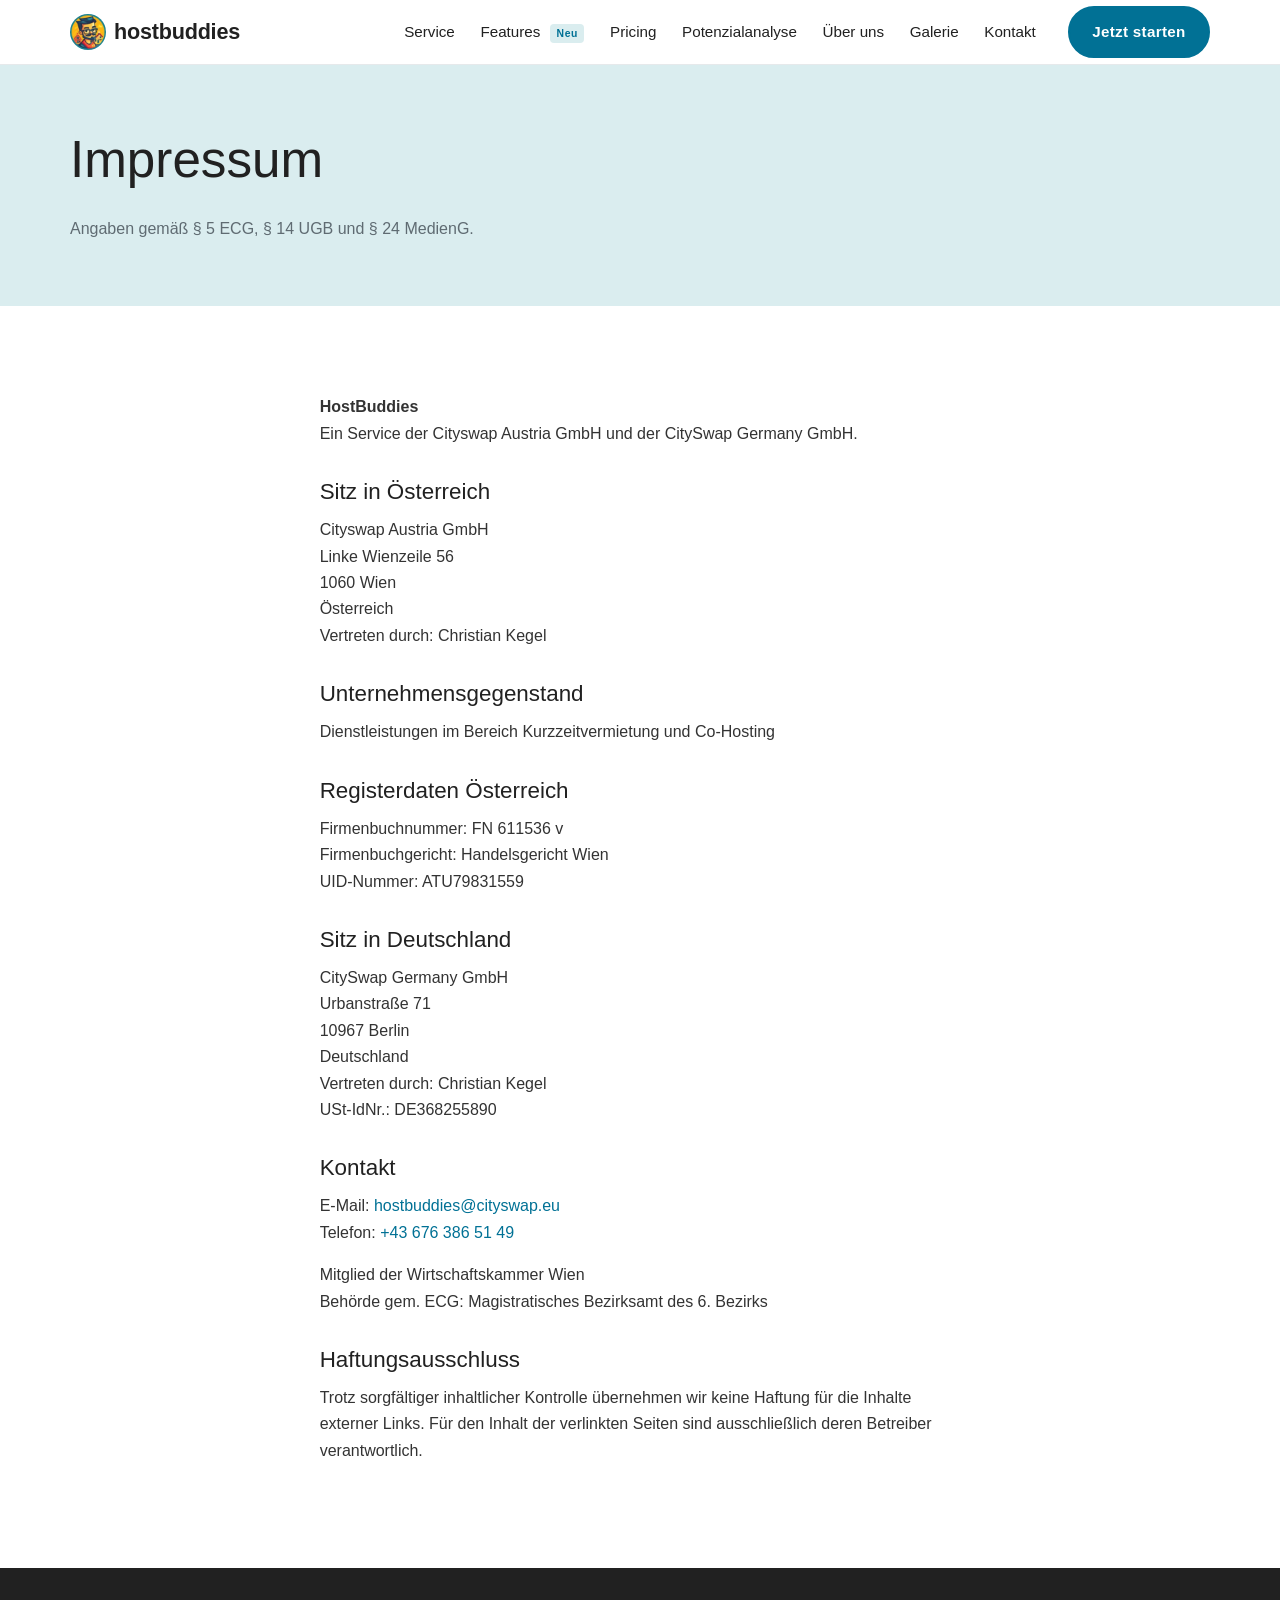
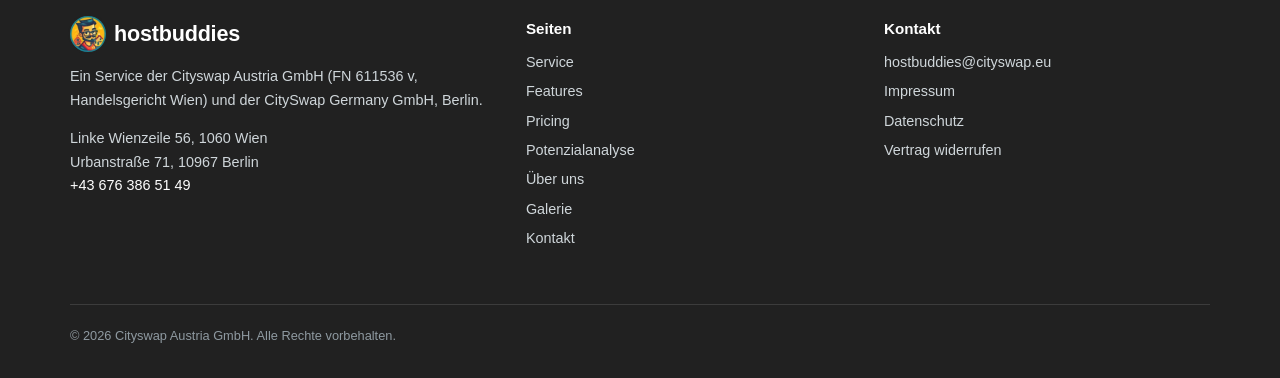
<file: impressum.html>
<!DOCTYPE html>
<html lang="de">
<head>
<meta charset="utf-8">
<meta name="viewport" content="width=device-width, initial-scale=1">
<title>Impressum – Hostbuddies</title>
<meta name="description" content="Impressum der Cityswap Austria GmbH.">
<link rel="icon" href="img/logo-512.jpg">
<link rel="stylesheet" href="style.css">
<link rel="canonical" href="https://hostbuddies.eu/impressum.html">
<meta property="og:type" content="website">
<meta property="og:locale" content="de_DE">
<meta property="og:site_name" content="Hostbuddies">
<meta property="og:title" content="Impressum – Hostbuddies">
<meta property="og:description" content="Impressum der Cityswap Austria GmbH.">
<meta property="og:url" content="https://hostbuddies.eu/impressum.html">
<meta property="og:image" content="https://hostbuddies.eu/img/gewoelbe-fresko.jpg">
<meta property="og:image:alt" content="Apartment mit Gewölbedecke – Hostbuddies">
<meta name="twitter:card" content="summary_large_image">
</head>
<body>
<a class="skip-link" href="#inhalt">Zum Inhalt springen</a>

<header class="kopf">
  <div class="container">
    <a class="logo" href="index.html" aria-label="Hostbuddies Startseite">
      <img src="img/logo-512-96.webp" alt="" width="36" height="36" decoding="async">
      hostbuddies
    </a>
    <button class="burger" aria-label="Menü öffnen" aria-expanded="false" aria-controls="menue">
      <svg viewBox="0 0 24 24" fill="none" stroke="currentColor" stroke-width="2.4" stroke-linecap="round" aria-hidden="true"><path d="M4 7h16M4 12h16M4 17h16"/></svg>
    </button>
    <nav class="nav" id="menue" aria-label="Hauptmenü">
      <a href="service.html">Service</a>
      <a href="features.html">Features <span class="neu">Neu</span></a>
      <a href="pricing.html">Pricing</a>
      <a href="potenzialanalyse.html">Potenzialanalyse</a>
      <a href="ueber-uns.html">Über uns</a>
      <a href="galerie.html">Galerie</a>
      <a href="kontakt.html">Kontakt</a>
      <a class="btn" href="kontakt.html">Jetzt starten</a>
    </nav>
  </div>
</header>

<main id="inhalt">
<section class="seitenkopf">
  <div class="container">
    <h1>Impressum</h1>
    <p>Angaben gemäß § 5 ECG, § 14 UGB und § 24 MedienG.</p>
  </div>
</section><section class="abschnitt"><div class="container prosa">
  <p><strong>HostBuddies</strong><br>Ein Service der Cityswap Austria GmbH und der CitySwap Germany GmbH.</p>
  <h2>Sitz in Österreich</h2>
  <p>Cityswap Austria GmbH<br>Linke Wienzeile 56<br>1060 Wien<br>Österreich<br>Vertreten durch: Christian Kegel</p>
  <h2>Unternehmensgegenstand</h2>
  <p>Dienstleistungen im Bereich Kurzzeitvermietung und Co-Hosting</p>
  <h2>Registerdaten Österreich</h2>
  <p>Firmenbuchnummer: FN 611536 v<br>Firmenbuchgericht: Handelsgericht Wien<br>UID-Nummer: ATU79831559</p>
  <h2>Sitz in Deutschland</h2>
  <p>CitySwap Germany GmbH<br>Urbanstraße 71<br>10967 Berlin<br>Deutschland<br>Vertreten durch: Christian Kegel<br>USt-IdNr.: DE368255890</p>
  <h2>Kontakt</h2>
  <p>E-Mail: <a href="mailto:hostbuddies@cityswap.eu">hostbuddies@cityswap.eu</a><br>Telefon: <a href="tel:+436763865149">+43 676 386 51 49</a></p>
  <p>Mitglied der Wirtschaftskammer Wien<br>Behörde gem. ECG: Magistratisches Bezirksamt des 6. Bezirks</p>
  <h2>Haftungsausschluss</h2>
  <p>Trotz sorgfältiger inhaltlicher Kontrolle übernehmen wir keine Haftung für die Inhalte externer Links. Für den Inhalt der verlinkten Seiten sind ausschließlich deren Betreiber verantwortlich.</p>
</div></section>
</main>

<footer class="fuss">
  <div class="container">
    <div>
      <a class="logo" href="index.html">
        <img src="img/logo-512-96.webp" alt="" width="36" height="36" decoding="async">
        hostbuddies
      </a>
      <p>Ein Service der Cityswap Austria GmbH (FN 611536 v, Handelsgericht Wien) und der CitySwap Germany GmbH, Berlin.</p>
      <p>Linke Wienzeile 56, 1060 Wien<br>Urbanstraße 71, 10967 Berlin<br><a href="tel:+436763865149">+43 676 386 51 49</a></p>
    </div>
    <div>
      <h4>Seiten</h4>
      <ul>
        <li><a href="service.html">Service</a></li>
        <li><a href="features.html">Features</a></li>
        <li><a href="pricing.html">Pricing</a></li>
        <li><a href="potenzialanalyse.html">Potenzialanalyse</a></li>
        <li><a href="ueber-uns.html">Über uns</a></li>
        <li><a href="galerie.html">Galerie</a></li>
        <li><a href="kontakt.html">Kontakt</a></li>
      </ul>
    </div>
    <div>
      <h4>Kontakt</h4>
      <ul>
        <li><a href="mailto:hostbuddies@cityswap.eu">hostbuddies@cityswap.eu</a></li>
        <li><a href="impressum.html">Impressum</a></li>
        <li><a href="datenschutz.html">Datenschutz</a></li>
        <li><a href="widerruf.html">Vertrag widerrufen</a></li>
      </ul>
    </div>
    <div class="klein">© 2026 Cityswap Austria GmbH. Alle Rechte vorbehalten.</div>
  </div>
</footer>

<script src="main.js"></script>
</body>
</html>
</file>
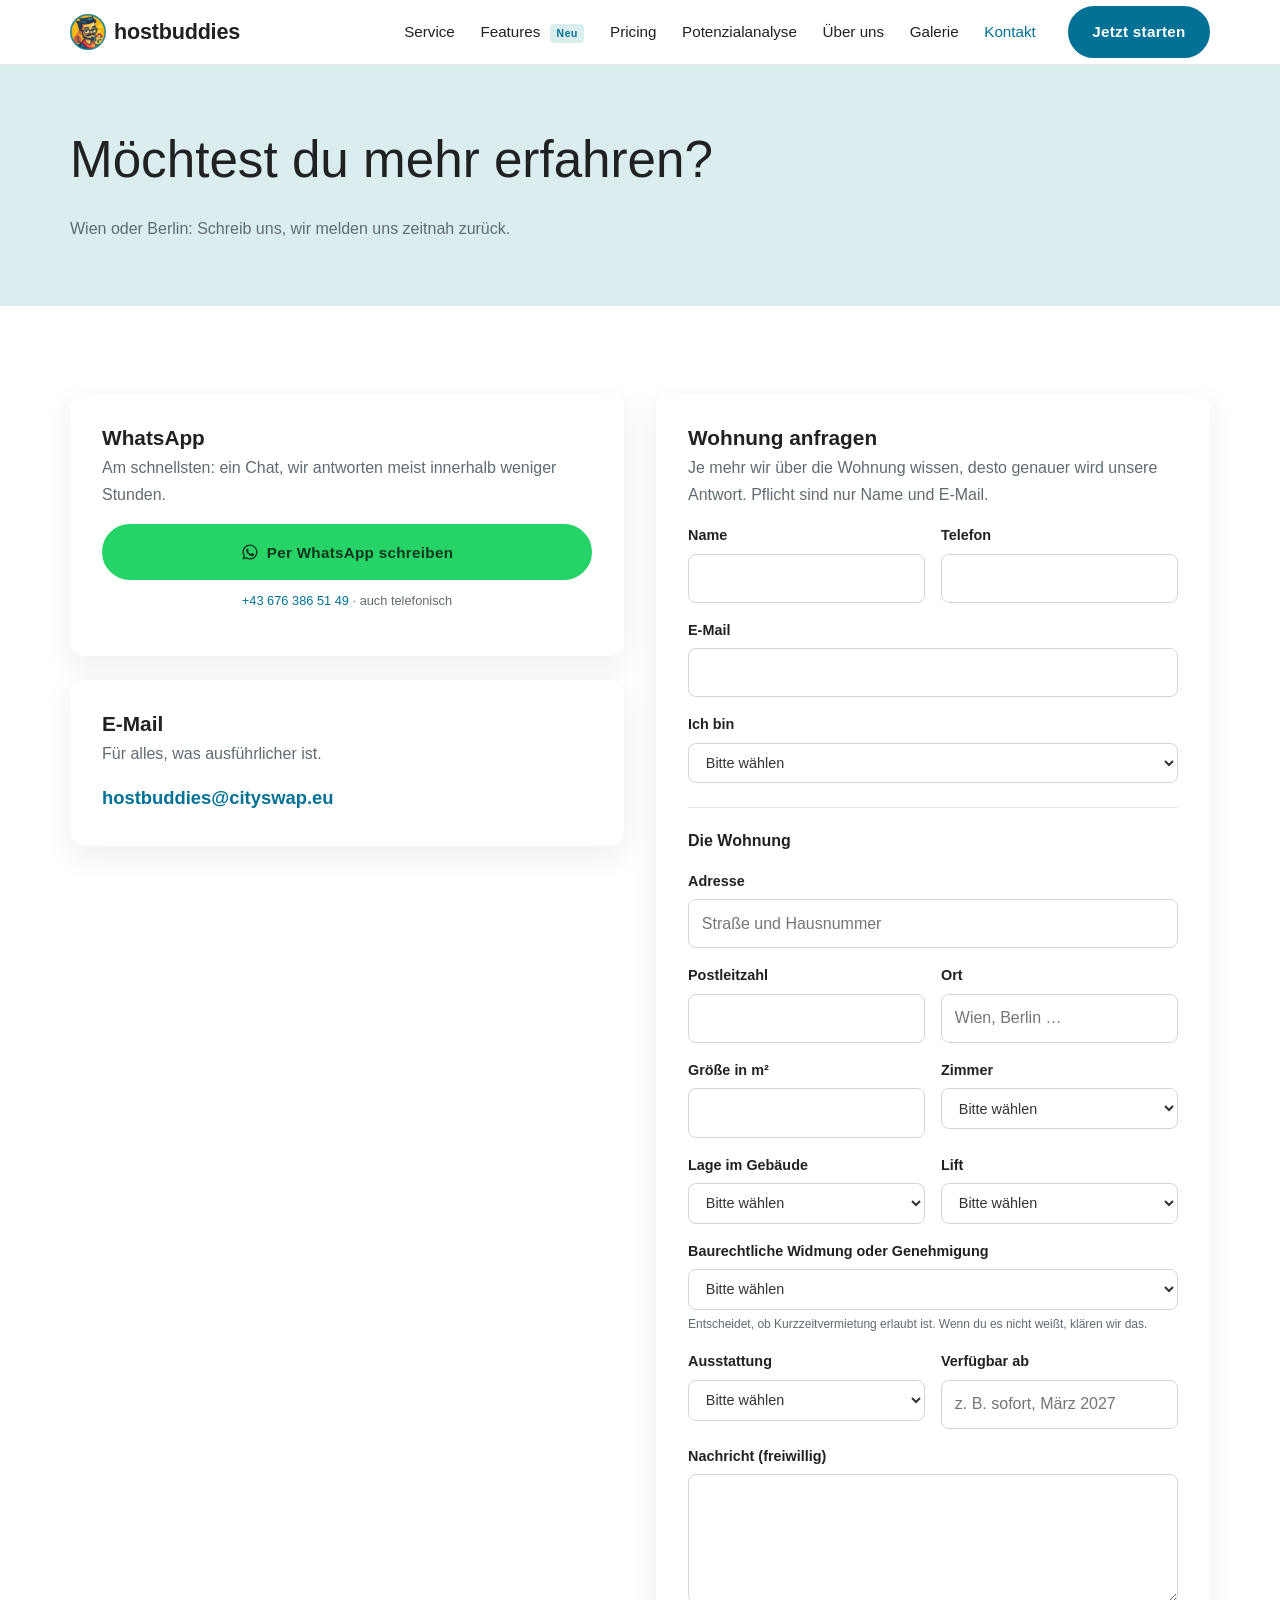
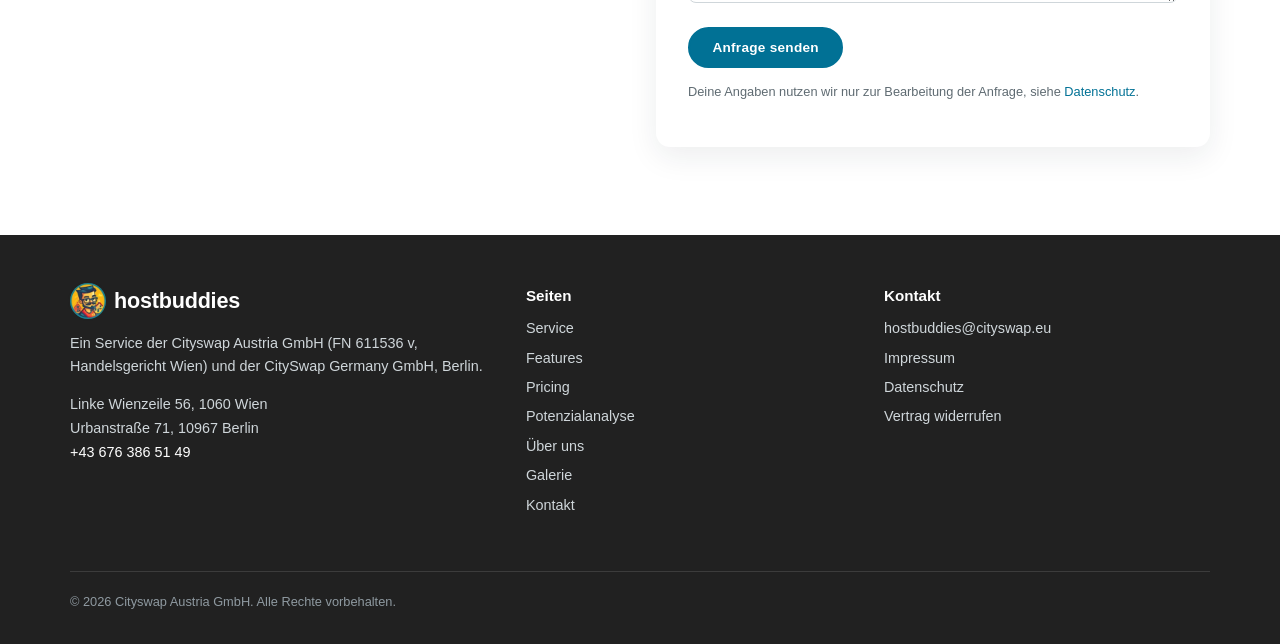
<file: kontakt.html>
<!DOCTYPE html>
<html lang="de">
<head>
<meta charset="utf-8">
<meta name="viewport" content="width=device-width, initial-scale=1">
<title>Kontakt – Hostbuddies</title>
<meta name="description" content="Kontakt zu Hostbuddies per E-Mail, WhatsApp oder Formular.">
<link rel="icon" href="img/logo-512.jpg">
<link rel="stylesheet" href="style.css">
<link rel="canonical" href="https://hostbuddies.eu/kontakt.html">
<meta property="og:type" content="website">
<meta property="og:locale" content="de_DE">
<meta property="og:site_name" content="Hostbuddies">
<meta property="og:title" content="Kontakt – Hostbuddies">
<meta property="og:description" content="Kontakt zu Hostbuddies per E-Mail, WhatsApp oder Formular.">
<meta property="og:url" content="https://hostbuddies.eu/kontakt.html">
<meta property="og:image" content="https://hostbuddies.eu/img/gewoelbe-fresko.jpg">
<meta property="og:image:alt" content="Apartment mit Gewölbedecke – Hostbuddies">
<meta name="twitter:card" content="summary_large_image">
</head>
<body>
<a class="skip-link" href="#inhalt">Zum Inhalt springen</a>

<header class="kopf">
  <div class="container">
    <a class="logo" href="index.html" aria-label="Hostbuddies Startseite">
      <img src="img/logo-512-96.webp" alt="" width="36" height="36" decoding="async">
      hostbuddies
    </a>
    <button class="burger" aria-label="Menü öffnen" aria-expanded="false" aria-controls="menue">
      <svg viewBox="0 0 24 24" fill="none" stroke="currentColor" stroke-width="2.4" stroke-linecap="round" aria-hidden="true"><path d="M4 7h16M4 12h16M4 17h16"/></svg>
    </button>
    <nav class="nav" id="menue" aria-label="Hauptmenü">
      <a href="service.html">Service</a>
      <a href="features.html">Features <span class="neu">Neu</span></a>
      <a href="pricing.html">Pricing</a>
      <a href="potenzialanalyse.html">Potenzialanalyse</a>
      <a href="ueber-uns.html">Über uns</a>
      <a href="galerie.html">Galerie</a>
      <a href="kontakt.html">Kontakt</a>
      <a class="btn" href="kontakt.html">Jetzt starten</a>
    </nav>
  </div>
</header>

<main id="inhalt">
<section class="seitenkopf">
  <div class="container">
    <h1>Möchtest du mehr erfahren?</h1>
    <p>Wien oder Berlin: Schreib uns, wir melden uns zeitnah zurück.</p>
  </div>
</section><section class="abschnitt"><div class="container"><div class="kontakt-raster">
  <div>
    <div class="box" style="margin-bottom:1.5rem">
      <h3>WhatsApp</h3>
      <p class="unter">Am schnellsten: ein Chat, wir antworten meist innerhalb weniger Stunden.</p>
      <a class="btn wa" href="https://wa.me/436763865149?text=Hallo%20Hostbuddies%2C%20" target="_blank" rel="noopener"><svg viewBox="0 0 24 24" fill="currentColor" aria-hidden="true"><path d="M12 2a10 10 0 0 0-8.6 15.1L2 22l5-1.3A10 10 0 1 0 12 2zm0 18.2a8.2 8.2 0 0 1-4.2-1.2l-.3-.2-3 .8.8-2.9-.2-.3A8.2 8.2 0 1 1 12 20.2zm4.5-6.1c-.2-.1-1.5-.7-1.7-.8s-.4-.1-.6.1-.6.8-.8 1-.3.2-.5.1a6.7 6.7 0 0 1-3.3-2.9c-.3-.4.2-.4.7-1.3.1-.2 0-.3 0-.4l-.8-1.8c-.2-.5-.4-.4-.6-.4h-.5a1 1 0 0 0-.7.3 3 3 0 0 0-.9 2.2 5.2 5.2 0 0 0 1.1 2.7 11.8 11.8 0 0 0 4.5 4c1.7.7 2.3.8 3.1.6a2.7 2.7 0 0 0 1.8-1.2 2.2 2.2 0 0 0 .1-1.2c0-.1-.2-.2-.4-.3z"/></svg>Per WhatsApp schreiben</a>
      <p class="klein-hinweis" style="margin-top:0.6rem;text-align:center;"><a href="tel:+436763865149">+43 676 386 51 49</a> · auch telefonisch</p>
    </div>
    <div class="box">
      <h3>E-Mail</h3>
      <p class="unter">Für alles, was ausführlicher ist.</p>
      <a class="gross" href="mailto:hostbuddies@cityswap.eu">hostbuddies@cityswap.eu</a>
    </div>
  </div>
  <div class="box">
    <h3>Wohnung anfragen</h3>
    <p class="unter">Je mehr wir über die Wohnung wissen, desto genauer wird unsere Antwort. Pflicht sind nur Name und E-Mail.</p>
    <form class="formular" action="mailto:hostbuddies@cityswap.eu?subject=Anfrage%20Wohnung" method="get" enctype="text/plain">
      <div class="zweier">
        <label>Name<input type="text" name="name" autocomplete="name" required></label>
        <label>Telefon<input type="tel" name="Telefon" autocomplete="tel"></label>
      </div>
      <label>E-Mail<input type="email" name="email" autocomplete="email" required></label>
      <label>Ich bin
        <select name="Ich bin">
          <option value="">Bitte wählen</option>
          <option>Eigentümer</option>
          <option>Mieter</option>
          <option>Hausverwaltung oder Makler</option>
        </select>
      </label>

      <h4 class="formular-teil">Die Wohnung</h4>
      <label>Adresse<input type="text" name="Adresse" autocomplete="street-address" placeholder="Straße und Hausnummer"></label>
      <div class="zweier">
        <label>Postleitzahl<input type="text" name="PLZ" inputmode="numeric" autocomplete="postal-code" maxlength="5"></label>
        <label>Ort<input type="text" name="Ort" autocomplete="address-level2" placeholder="Wien, Berlin …"></label>
      </div>
      <div class="zweier">
        <label>Größe in m²<input type="number" name="Größe in m²" min="10" max="500" step="any" inputmode="decimal"></label>
        <label>Zimmer
          <select name="Zimmer">
            <option value="">Bitte wählen</option>
            <option>Studio / 1 Zimmer</option>
            <option>2 Zimmer</option>
            <option>3 Zimmer</option>
            <option>4 Zimmer oder mehr</option>
          </select>
        </label>
      </div>
      <div class="zweier">
        <label>Lage im Gebäude
          <select name="Lage im Gebäude">
            <option value="">Bitte wählen</option>
            <option>Souterrain</option>
            <option>Erdgeschoss</option>
            <option>1. oder 2. Stock</option>
            <option>3. Stock oder höher</option>
            <option>Dachgeschoss</option>
          </select>
        </label>
        <label>Lift
          <select name="Lift">
            <option value="">Bitte wählen</option>
            <option>Ja</option>
            <option>Nein</option>
          </select>
        </label>
      </div>
      <label>Baurechtliche Widmung oder Genehmigung
        <select name="Widmung">
          <option value="">Bitte wählen</option>
          <option>Wohnung (Wohnwidmung)</option>
          <option>Geschäftslokal, Büro oder Gewerbe</option>
          <option>Beherbergung oder Ferienwohnung genehmigt</option>
          <option>Weiß ich nicht</option>
        </select>
        <small>Entscheidet, ob Kurzzeitvermietung erlaubt ist. Wenn du es nicht weißt, klären wir das.</small>
      </label>
      <div class="zweier">
        <label>Ausstattung
          <select name="Ausstattung">
            <option value="">Bitte wählen</option>
            <option>Unmöbliert</option>
            <option>Einfach</option>
            <option>Mittel</option>
            <option>Hochwertig</option>
          </select>
        </label>
        <label>Verfügbar ab<input type="text" name="Verfügbar ab" placeholder="z. B. sofort, März 2027"></label>
      </div>
      <label>Nachricht (freiwillig)<textarea name="Nachricht" rows="4"></textarea></label>
      <input type="checkbox" name="botcheck" class="honig" tabindex="-1" autocomplete="off" aria-hidden="true">
      <button class="btn" type="submit">Anfrage senden</button>
      <p class="klein-hinweis">Deine Angaben nutzen wir nur zur Bearbeitung der Anfrage, siehe <a href="datenschutz.html">Datenschutz</a>.</p>
    </form>
  </div>
</div></div></section>
</main>

<footer class="fuss">
  <div class="container">
    <div>
      <a class="logo" href="index.html">
        <img src="img/logo-512-96.webp" alt="" width="36" height="36" decoding="async">
        hostbuddies
      </a>
      <p>Ein Service der Cityswap Austria GmbH (FN 611536 v, Handelsgericht Wien) und der CitySwap Germany GmbH, Berlin.</p>
      <p>Linke Wienzeile 56, 1060 Wien<br>Urbanstraße 71, 10967 Berlin<br><a href="tel:+436763865149">+43 676 386 51 49</a></p>
    </div>
    <div>
      <h4>Seiten</h4>
      <ul>
        <li><a href="service.html">Service</a></li>
        <li><a href="features.html">Features</a></li>
        <li><a href="pricing.html">Pricing</a></li>
        <li><a href="potenzialanalyse.html">Potenzialanalyse</a></li>
        <li><a href="ueber-uns.html">Über uns</a></li>
        <li><a href="galerie.html">Galerie</a></li>
        <li><a href="kontakt.html">Kontakt</a></li>
      </ul>
    </div>
    <div>
      <h4>Kontakt</h4>
      <ul>
        <li><a href="mailto:hostbuddies@cityswap.eu">hostbuddies@cityswap.eu</a></li>
        <li><a href="impressum.html">Impressum</a></li>
        <li><a href="datenschutz.html">Datenschutz</a></li>
        <li><a href="widerruf.html">Vertrag widerrufen</a></li>
      </ul>
    </div>
    <div class="klein">© 2026 Cityswap Austria GmbH. Alle Rechte vorbehalten.</div>
  </div>
</footer>

<script src="main.js"></script>
</body>
</html>
</file>
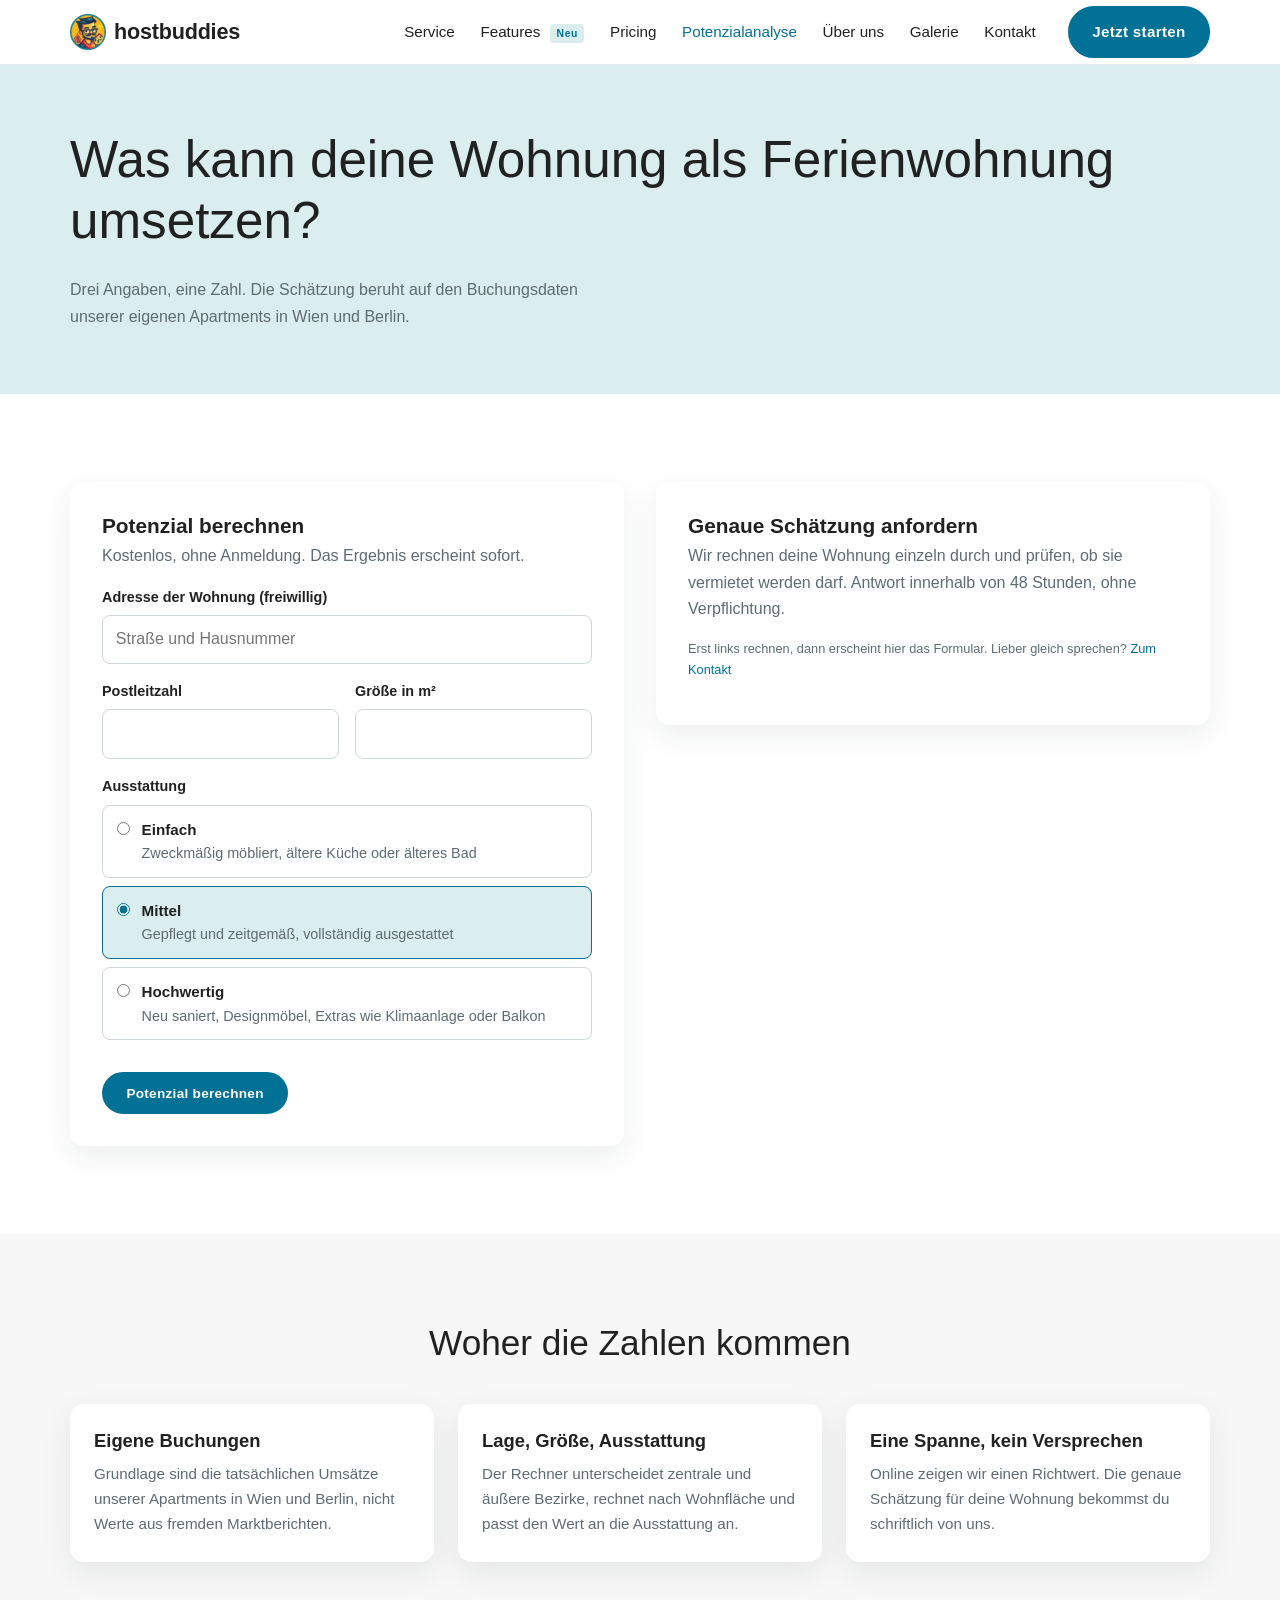
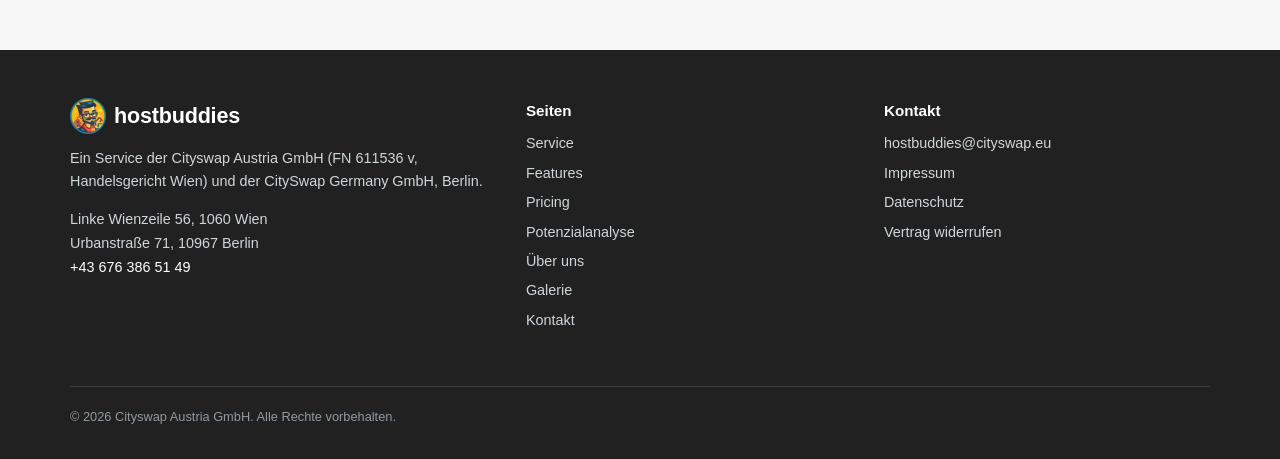
<file: potenzialanalyse.html>
<!DOCTYPE html>
<html lang="de">
<head>
<meta charset="utf-8">
<meta name="viewport" content="width=device-width, initial-scale=1">
<title>Potenzialanalyse: Was bringt deine Ferienwohnung? | Hostbuddies</title>
<meta name="description" content="Umsatzpotenzial deiner Wohnung als Ferienwohnung in Wien oder Berlin berechnen: Postleitzahl, Größe und Ausstattung eingeben, Schätzung sofort sehen.">
<link rel="icon" href="img/logo-512.jpg">
<link rel="stylesheet" href="style.css">
<link rel="canonical" href="https://hostbuddies.eu/potenzialanalyse.html">
<meta property="og:type" content="website">
<meta property="og:locale" content="de_DE">
<meta property="og:site_name" content="Hostbuddies">
<meta property="og:title" content="Potenzialanalyse: Was bringt deine Ferienwohnung? | Hostbuddies">
<meta property="og:description" content="Umsatzpotenzial deiner Wohnung als Ferienwohnung in Wien oder Berlin berechnen: Postleitzahl, Größe und Ausstattung eingeben, Schätzung sofort sehen.">
<meta property="og:url" content="https://hostbuddies.eu/potenzialanalyse.html">
<meta property="og:image" content="https://hostbuddies.eu/img/gewoelbe-fresko.jpg">
<meta property="og:image:alt" content="Apartment mit Gewölbedecke – Hostbuddies">
<meta name="twitter:card" content="summary_large_image">
</head>
<body>
<a class="skip-link" href="#inhalt">Zum Inhalt springen</a>

<header class="kopf">
  <div class="container">
    <a class="logo" href="index.html" aria-label="Hostbuddies Startseite">
      <img src="img/logo-512-96.webp" alt="" width="36" height="36" decoding="async">
      hostbuddies
    </a>
    <button class="burger" aria-label="Menü öffnen" aria-expanded="false" aria-controls="menue">
      <svg viewBox="0 0 24 24" fill="none" stroke="currentColor" stroke-width="2.4" stroke-linecap="round" aria-hidden="true"><path d="M4 7h16M4 12h16M4 17h16"/></svg>
    </button>
    <nav class="nav" id="menue" aria-label="Hauptmenü">
      <a href="service.html">Service</a>
      <a href="features.html">Features <span class="neu">Neu</span></a>
      <a href="pricing.html">Pricing</a>
      <a href="potenzialanalyse.html">Potenzialanalyse</a>
      <a href="ueber-uns.html">Über uns</a>
      <a href="galerie.html">Galerie</a>
      <a href="kontakt.html">Kontakt</a>
      <a class="btn" href="kontakt.html">Jetzt starten</a>
    </nav>
  </div>
</header>

<main id="inhalt">
<section class="seitenkopf">
  <div class="container">
    <h1>Was kann deine Wohnung als Ferienwohnung umsetzen?</h1>
    <p>Drei Angaben, eine Zahl. Die Schätzung beruht auf den Buchungsdaten unserer eigenen Apartments in Wien und Berlin.</p>
  </div>
</section>

<section class="abschnitt"><div class="container"><div class="kontakt-raster">
  <div class="box">
    <h3>Potenzial berechnen</h3>
    <p class="unter">Kostenlos, ohne Anmeldung. Das Ergebnis erscheint sofort.</p>
    <form class="formular" id="rechner">
      <label>Adresse der Wohnung (freiwillig)<input type="text" name="adresse" autocomplete="street-address" placeholder="Straße und Hausnummer"></label>
      <div class="zweier">
        <label>Postleitzahl<input type="text" name="plz" inputmode="numeric" autocomplete="postal-code" pattern="[0-9]{4,5}" maxlength="5" required></label>
        <label>Größe in m²<input type="number" name="qm" min="15" max="300" step="any" inputmode="decimal" required></label>
      </div>
      <fieldset class="stufen">
        <legend>Ausstattung</legend>
        <label><input type="radio" name="ausstattung" value="einfach" required><span><strong>Einfach</strong>Zweckmäßig möbliert, ältere Küche oder älteres Bad</span></label>
        <label><input type="radio" name="ausstattung" value="mittel" checked><span><strong>Mittel</strong>Gepflegt und zeitgemäß, vollständig ausgestattet</span></label>
        <label><input type="radio" name="ausstattung" value="hochwertig"><span><strong>Hochwertig</strong>Neu saniert, Designmöbel, Extras wie Klimaanlage oder Balkon</span></label>
      </fieldset>
      <button class="btn" type="submit">Potenzial berechnen</button>
    </form>
  </div>

  <div>
    <div class="box ergebnis" id="ergebnis" aria-live="polite" hidden></div>
    <div class="box" id="anfrage-box">
      <h3>Genaue Schätzung anfordern</h3>
      <p class="unter">Wir rechnen deine Wohnung einzeln durch und prüfen, ob sie vermietet werden darf. Antwort innerhalb von 48 Stunden, ohne Verpflichtung.</p>
      <form class="formular" id="anfrage" action="mailto:hostbuddies@cityswap.eu?subject=Potenzialanalyse" method="get" enctype="text/plain" hidden>
        <input type="hidden" name="Adresse">
        <input type="hidden" name="PLZ">
        <input type="hidden" name="Größe in m²">
        <input type="hidden" name="Ausstattung">
        <input type="hidden" name="Online-Schätzung">
        <label>Name<input type="text" name="name" autocomplete="name" required></label>
        <label>E-Mail<input type="email" name="email" autocomplete="email" required></label>
        <label>Telefon (freiwillig)<input type="tel" name="Telefon" autocomplete="tel"></label>
        <input type="checkbox" name="botcheck" class="honig" tabindex="-1" autocomplete="off" aria-hidden="true">
        <button class="btn" type="submit">Genaue Schätzung anfordern</button>
        <p class="klein-hinweis">Deine Angaben aus dem Rechner schicken wir mit. Wir nutzen sie nur für die Schätzung, siehe <a href="datenschutz.html">Datenschutz</a>.</p>
      </form>
      <p class="klein-hinweis" id="anfrage-hinweis">Erst links rechnen, dann erscheint hier das Formular. Lieber gleich sprechen? <a href="kontakt.html">Zum Kontakt</a></p>
    </div>
  </div>
</div></div></section>

<section class="abschnitt abschnitt-grau zentriert">
  <div class="container">
    <h2>Woher die Zahlen kommen</h2>
    <div class="raster raster-3" style="text-align: left;">
      <div class="kachel"><h3>Eigene Buchungen</h3><p>Grundlage sind die tatsächlichen Umsätze unserer Apartments in Wien und Berlin, nicht Werte aus fremden Marktberichten.</p></div>
      <div class="kachel"><h3>Lage, Größe, Ausstattung</h3><p>Der Rechner unterscheidet zentrale und äußere Bezirke, rechnet nach Wohnfläche und passt den Wert an die Ausstattung an.</p></div>
      <div class="kachel"><h3>Eine Spanne, kein Versprechen</h3><p>Online zeigen wir einen Richtwert. Die genaue Schätzung für deine Wohnung bekommst du schriftlich von uns.</p></div>
    </div>
  </div>
</section>
</main>

<footer class="fuss">
  <div class="container">
    <div>
      <a class="logo" href="index.html">
        <img src="img/logo-512-96.webp" alt="" width="36" height="36" decoding="async">
        hostbuddies
      </a>
      <p>Ein Service der Cityswap Austria GmbH (FN 611536 v, Handelsgericht Wien) und der CitySwap Germany GmbH, Berlin.</p>
      <p>Linke Wienzeile 56, 1060 Wien<br>Urbanstraße 71, 10967 Berlin<br><a href="tel:+436763865149">+43 676 386 51 49</a></p>
    </div>
    <div>
      <h4>Seiten</h4>
      <ul>
        <li><a href="service.html">Service</a></li>
        <li><a href="features.html">Features</a></li>
        <li><a href="pricing.html">Pricing</a></li>
        <li><a href="potenzialanalyse.html">Potenzialanalyse</a></li>
        <li><a href="ueber-uns.html">Über uns</a></li>
        <li><a href="galerie.html">Galerie</a></li>
        <li><a href="kontakt.html">Kontakt</a></li>
      </ul>
    </div>
    <div>
      <h4>Kontakt</h4>
      <ul>
        <li><a href="mailto:hostbuddies@cityswap.eu">hostbuddies@cityswap.eu</a></li>
        <li><a href="impressum.html">Impressum</a></li>
        <li><a href="datenschutz.html">Datenschutz</a></li>
        <li><a href="widerruf.html">Vertrag widerrufen</a></li>
      </ul>
    </div>
    <div class="klein">© 2026 Cityswap Austria GmbH. Alle Rechte vorbehalten.</div>
  </div>
</footer>

<script src="main.js"></script>
<script src="potenzial.js"></script>
</body>
</html>
</file>
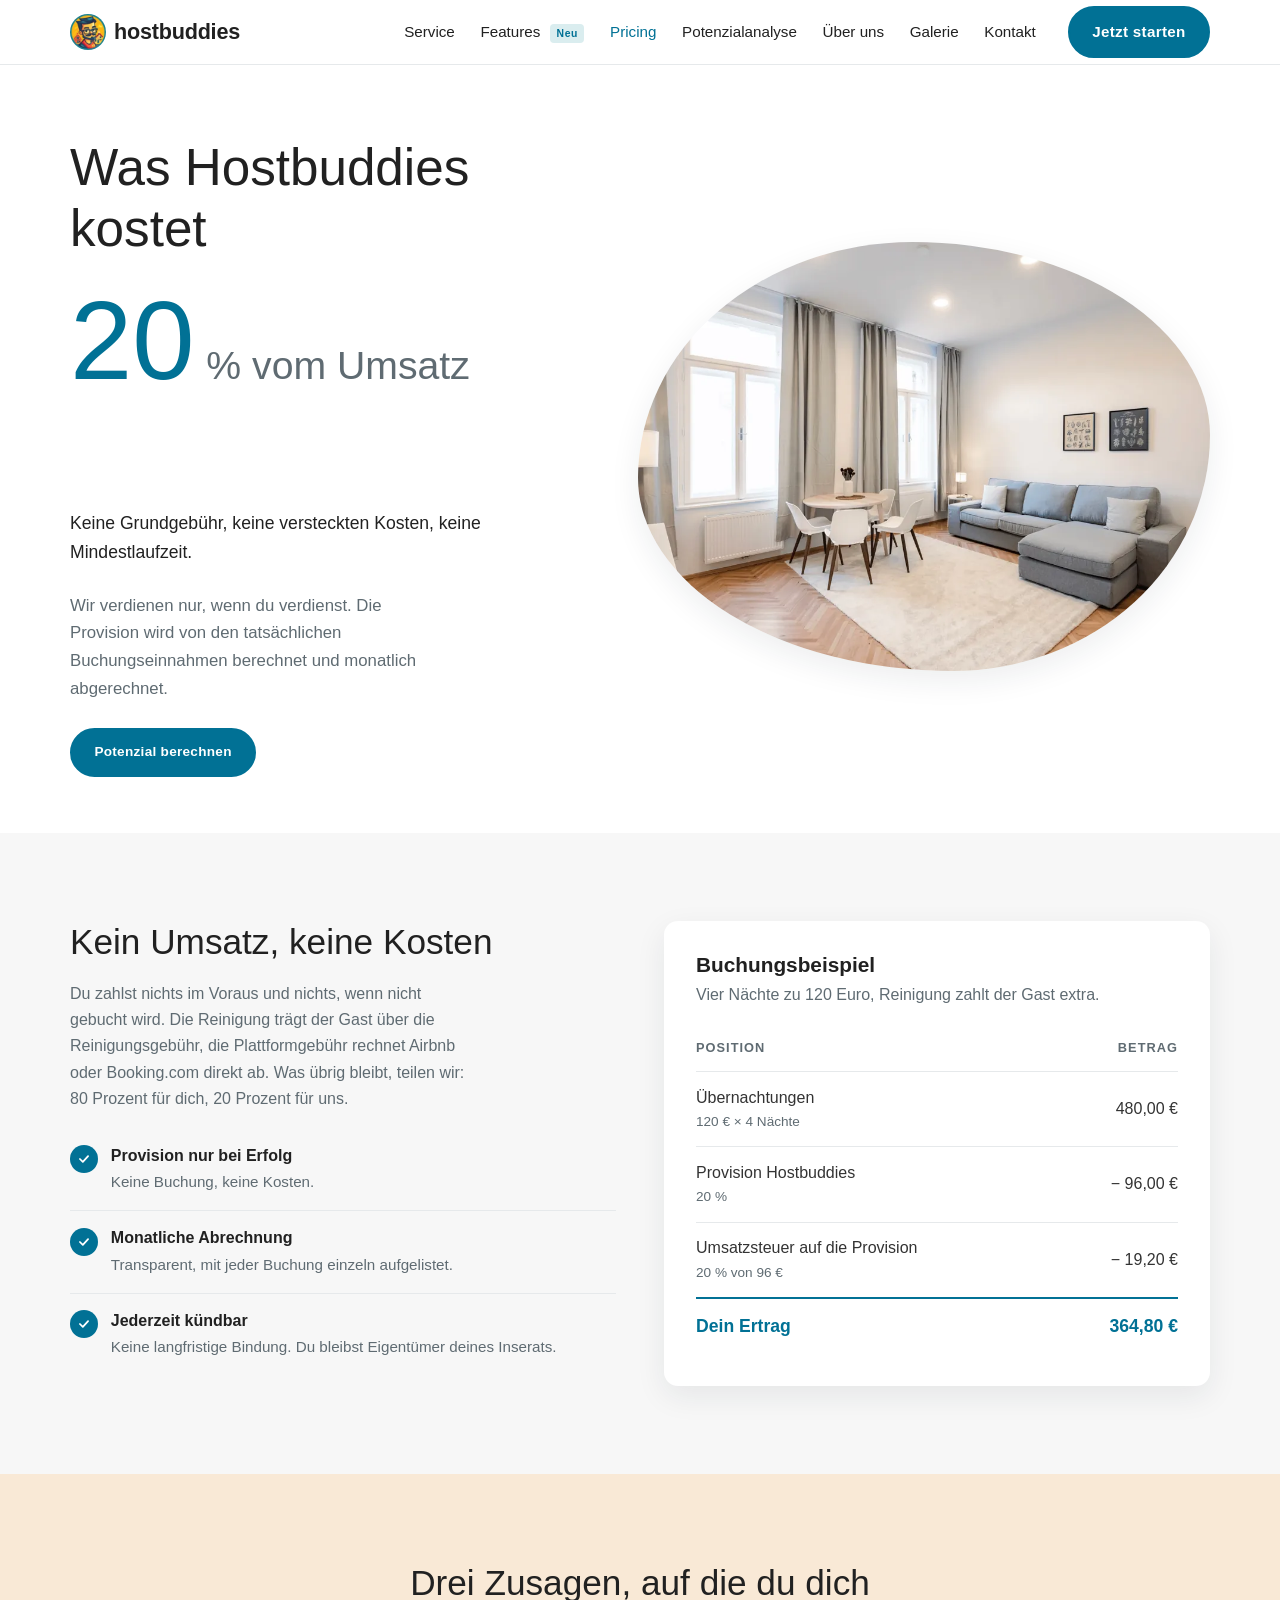
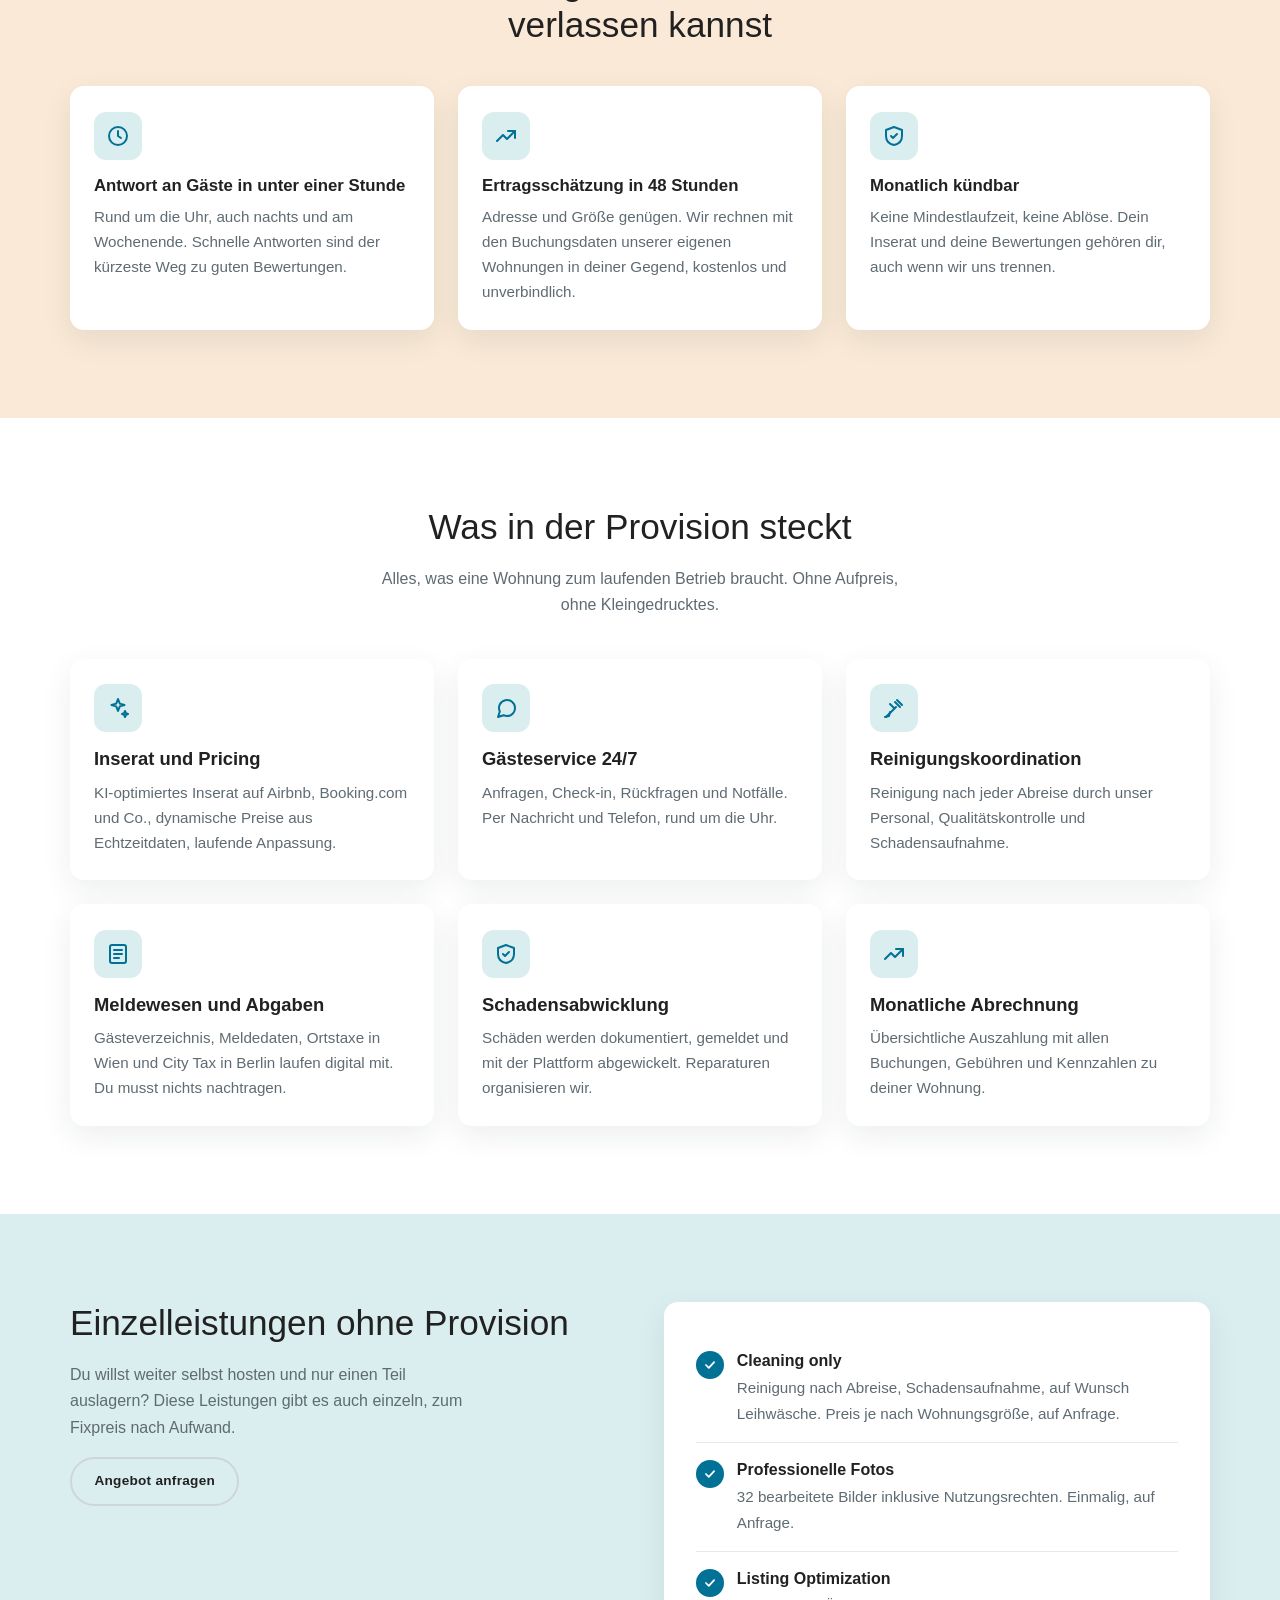
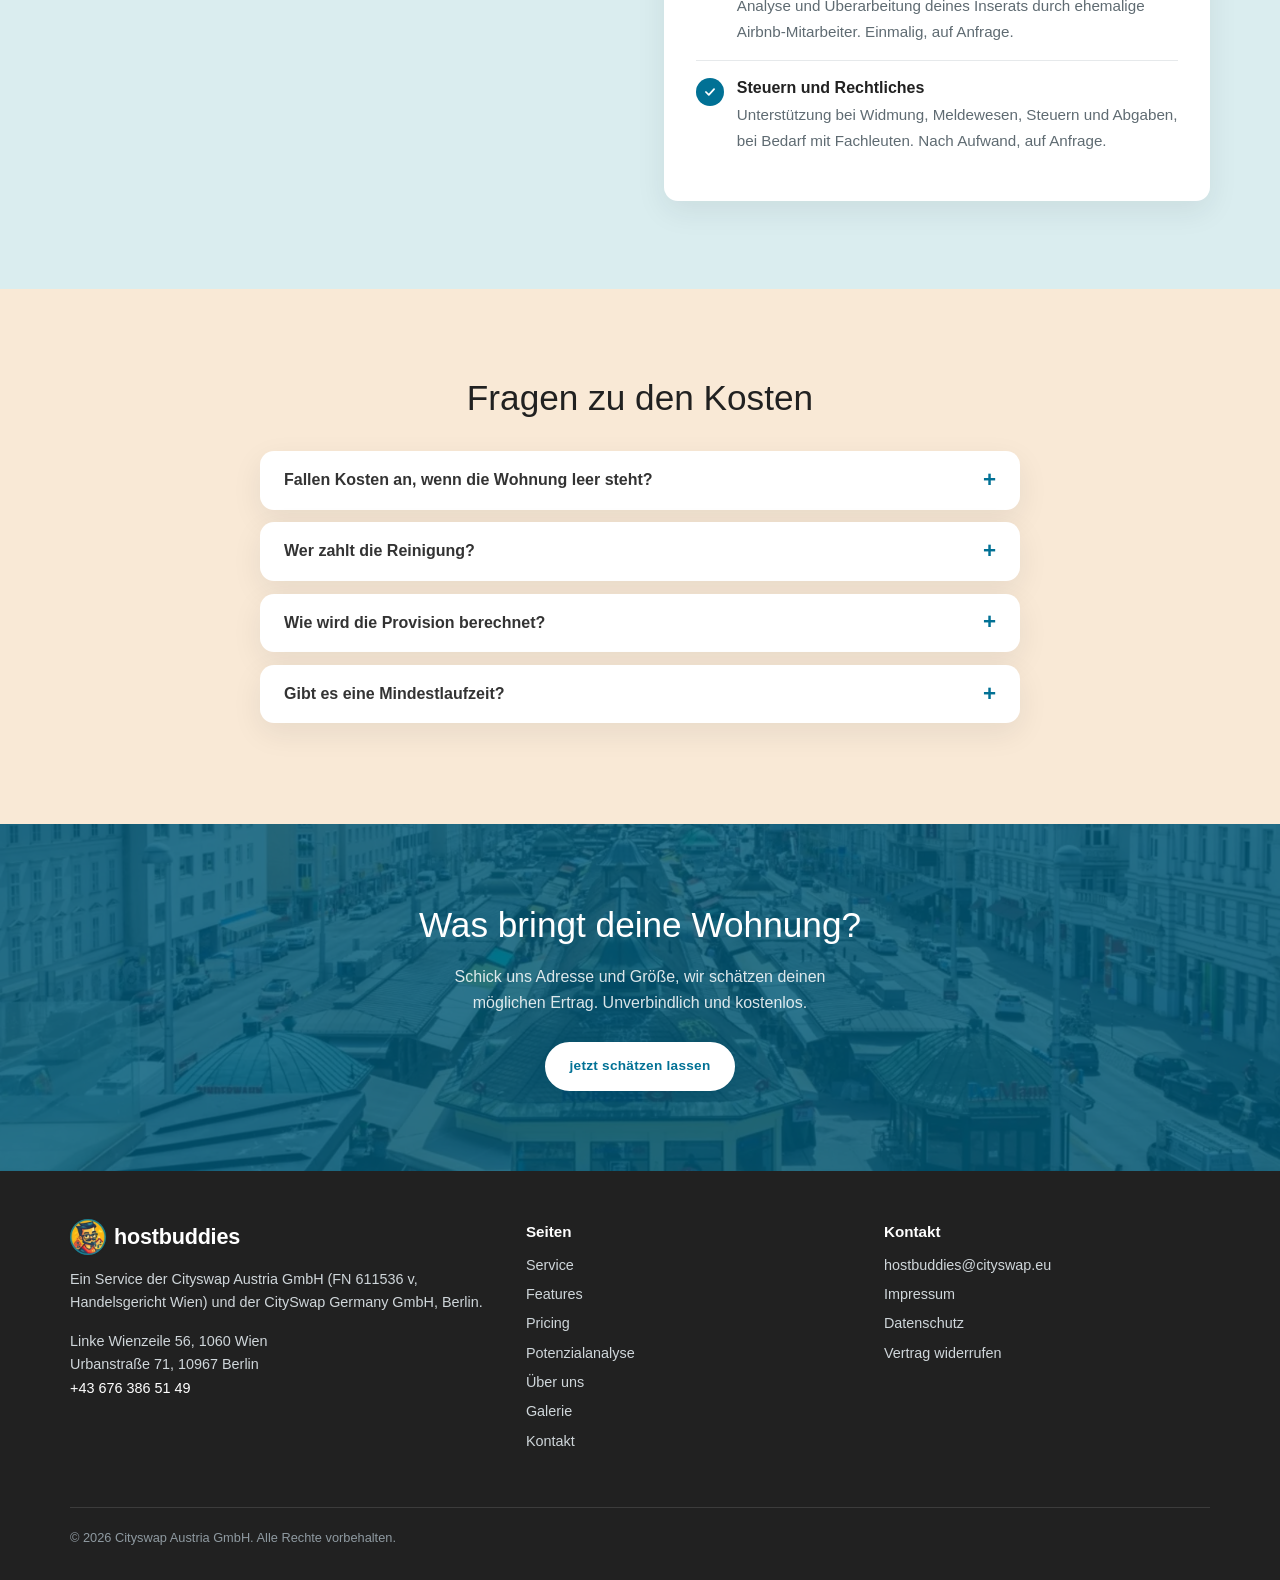
<file: pricing.html>
<!DOCTYPE html>
<html lang="de">
<head>
<meta charset="utf-8">
<meta name="viewport" content="width=device-width, initial-scale=1">
<title>Preise für Airbnb-Management &amp; Co-Hosting | Hostbuddies</title>
<meta name="description" content="Was Hostbuddies kostet: Provision nur bei Erfolg, keine versteckten Gebühren, keine Grundgebühr. Mit Buchungsbeispiel.">
<link rel="icon" href="img/logo-512.jpg">
<link rel="stylesheet" href="style.css">
<link rel="canonical" href="https://hostbuddies.eu/pricing.html">
<meta property="og:type" content="website">
<meta property="og:locale" content="de_DE">
<meta property="og:site_name" content="Hostbuddies">
<meta property="og:title" content="Preise für Airbnb-Management &amp; Co-Hosting | Hostbuddies">
<meta property="og:description" content="Was Hostbuddies kostet: Provision nur bei Erfolg, keine versteckten Gebühren, keine Grundgebühr. Mit Buchungsbeispiel.">
<meta property="og:url" content="https://hostbuddies.eu/pricing.html">
<meta property="og:image" content="https://hostbuddies.eu/img/gewoelbe-fresko.jpg">
<meta property="og:image:alt" content="Apartment mit Gewölbedecke – Hostbuddies">
<meta name="twitter:card" content="summary_large_image">
</head>
<body>
<a class="skip-link" href="#inhalt">Zum Inhalt springen</a>

<header class="kopf">
  <div class="container">
    <a class="logo" href="index.html" aria-label="Hostbuddies Startseite">
      <img src="img/logo-512-96.webp" alt="" width="36" height="36" decoding="async">
      hostbuddies
    </a>
    <button class="burger" aria-label="Menü öffnen" aria-expanded="false" aria-controls="menue">
      <svg viewBox="0 0 24 24" fill="none" stroke="currentColor" stroke-width="2.4" stroke-linecap="round" aria-hidden="true"><path d="M4 7h16M4 12h16M4 17h16"/></svg>
    </button>
    <nav class="nav" id="menue" aria-label="Hauptmenü">
      <a href="service.html">Service</a>
      <a href="features.html">Features <span class="neu">Neu</span></a>
      <a href="pricing.html">Pricing</a>
      <a href="potenzialanalyse.html">Potenzialanalyse</a>
      <a href="ueber-uns.html">Über uns</a>
      <a href="galerie.html">Galerie</a>
      <a href="kontakt.html">Kontakt</a>
      <a class="btn" href="kontakt.html">Jetzt starten</a>
    </nav>
  </div>
</header>

<main id="inhalt">

<section class="hero">
  <div class="container preis-hero">
    <div>
      <h1>Was Hostbuddies kostet</h1>
      <p class="preis-zahl">20<small>% vom Umsatz</small></p>
      <p class="preis-unter">Keine Grundgebühr, keine versteckten Kosten, keine Mindestlaufzeit.</p>
      <p class="lead">Wir verdienen nur, wenn du verdienst. Die Provision wird von den tatsächlichen Buchungseinnahmen berechnet und monatlich abgerechnet.</p>
      <a class="btn" href="potenzialanalyse.html">Potenzial berechnen</a>
    </div>
    <div class="hero-bild">
      <img src="img/wohnzimmer-hell-1600.webp" alt="Helles Wohnzimmer mit Fischgrätparkett" width="1920" height="1444" decoding="async" srcset="img/wohnzimmer-hell-480.webp 480w, img/wohnzimmer-hell-960.webp 960w, img/wohnzimmer-hell-1600.webp 1600w" sizes="(max-width: 860px) 100vw, 570px" fetchpriority="high">
    </div>
  </div>
</section>

<section class="abschnitt abschnitt-grau">
  <div class="container">
    <div class="zweispaltig">
      <div>
        <h2>Kein Umsatz, keine Kosten</h2>
        <p style="color: var(--text-hell); max-width: 46ch;">Du zahlst nichts im Voraus und nichts, wenn nicht gebucht wird. Die Reinigung trägt der Gast über die Reinigungsgebühr, die Plattformgebühr rechnet Airbnb oder Booking.com direkt ab. Was übrig bleibt, teilen wir: 80 Prozent für dich, 20 Prozent für uns.</p>
        <ul class="vorteile">
          <li><span class="haken"><svg viewBox="0 0 24 24" fill="none" stroke="currentColor" stroke-width="3" stroke-linecap="round" stroke-linejoin="round"><path d="m5 12 5 5 9-10"/></svg></span><div><strong>Provision nur bei Erfolg</strong><span>Keine Buchung, keine Kosten.</span></div></li>
          <li><span class="haken"><svg viewBox="0 0 24 24" fill="none" stroke="currentColor" stroke-width="3" stroke-linecap="round" stroke-linejoin="round"><path d="m5 12 5 5 9-10"/></svg></span><div><strong>Monatliche Abrechnung</strong><span>Transparent, mit jeder Buchung einzeln aufgelistet.</span></div></li>
          <li><span class="haken"><svg viewBox="0 0 24 24" fill="none" stroke="currentColor" stroke-width="3" stroke-linecap="round" stroke-linejoin="round"><path d="m5 12 5 5 9-10"/></svg></span><div><strong>Jederzeit kündbar</strong><span>Keine langfristige Bindung. Du bleibst Eigentümer deines Inserats.</span></div></li>
        </ul>
      </div>
      <div class="box">
        <h3>Buchungsbeispiel</h3>
        <p class="unter">Vier Nächte zu 120 Euro, Reinigung zahlt der Gast extra.</p>
        <table class="rechnung">
          <thead><tr><th>Position</th><th>Betrag</th></tr></thead>
          <tbody>
            <tr><td>Übernachtungen<span>120 € × 4 Nächte</span></td><td>480,00 €</td></tr>
            <tr><td>Provision Hostbuddies<span>20 %</span></td><td>− 96,00 €</td></tr>
            <tr><td>Umsatzsteuer auf die Provision<span>20 % von 96 €</span></td><td>− 19,20 €</td></tr>
            <tr class="summe"><td>Dein Ertrag</td><td>364,80 €</td></tr>
          </tbody>
        </table>
      </div>
    </div>
  </div>
</section>

<section class="abschnitt abschnitt-beige">
  <div class="container">
    <div class="zentriert"><h2>Drei Zusagen, auf die du dich verlassen kannst</h2></div>
    <div class="raster raster-3 zusagen">
      <div class="kachel">
        <div class="icon"><svg viewBox="0 0 24 24" fill="none" stroke="currentColor" stroke-width="2" stroke-linecap="round" stroke-linejoin="round"><circle cx="12" cy="12" r="9"/><path d="M12 7v5l3 2"/></svg></div>
        <h3>Antwort an Gäste in unter einer Stunde</h3>
        <p>Rund um die Uhr, auch nachts und am Wochenende. Schnelle Antworten sind der kürzeste Weg zu guten Bewertungen.</p>
      </div>
      <div class="kachel">
        <div class="icon"><svg viewBox="0 0 24 24" fill="none" stroke="currentColor" stroke-width="2" stroke-linecap="round" stroke-linejoin="round"><path d="M3 17l6-6 4 4 8-8"/><path d="M14 7h7v7"/></svg></div>
        <h3>Ertragsschätzung in 48 Stunden</h3>
        <p>Adresse und Größe genügen. Wir rechnen mit den Buchungsdaten unserer eigenen Wohnungen in deiner Gegend, kostenlos und unverbindlich.</p>
      </div>
      <div class="kachel">
        <div class="icon"><svg viewBox="0 0 24 24" fill="none" stroke="currentColor" stroke-width="2" stroke-linecap="round" stroke-linejoin="round"><path d="M12 3 4 6v6c0 5 3.5 8 8 9 4.5-1 8-4 8-9V6z"/><path d="m9 12 2 2 4-4"/></svg></div>
        <h3>Monatlich kündbar</h3>
        <p>Keine Mindestlaufzeit, keine Ablöse. Dein Inserat und deine Bewertungen gehören dir, auch wenn wir uns trennen.</p>
      </div>
    </div>
  </div>
</section>

<section class="abschnitt zentriert">
  <div class="container">
    <h2>Was in der Provision steckt</h2>
    <p class="lead">Alles, was eine Wohnung zum laufenden Betrieb braucht. Ohne Aufpreis, ohne Kleingedrucktes.</p>
    <div class="raster raster-3" style="text-align: left;">
      <div class="kachel">
        <div class="icon"><svg viewBox="0 0 24 24" fill="none" stroke="currentColor" stroke-width="2" stroke-linecap="round" stroke-linejoin="round"><path d="M12 3l1.8 4.6L18.5 9l-4.7 1.4L12 15l-1.8-4.6L5.5 9l4.7-1.4z"/><path d="M19 15l.9 2.1L22 18l-2.1.9L19 21l-.9-2.1L16 18l2.1-.9z"/></svg></div>
        <h3>Inserat und Pricing</h3>
        <p>KI-optimiertes Inserat auf Airbnb, Booking.com und Co., dynamische Preise aus Echtzeitdaten, laufende Anpassung.</p>
      </div>
      <div class="kachel">
        <div class="icon"><svg viewBox="0 0 24 24" fill="none" stroke="currentColor" stroke-width="2" stroke-linecap="round" stroke-linejoin="round"><path d="M21 12a8 8 0 0 1-11.5 7.2L4 21l1.8-5.5A8 8 0 1 1 21 12z"/></svg></div>
        <h3>Gästeservice 24/7</h3>
        <p>Anfragen, Check-in, Rückfragen und Notfälle. Per Nachricht und Telefon, rund um die Uhr.</p>
      </div>
      <div class="kachel">
        <div class="icon"><svg viewBox="0 0 24 24" fill="none" stroke="currentColor" stroke-width="2" stroke-linecap="round" stroke-linejoin="round"><path d="M4 21 14 11"/><path d="m13 6 5 5"/><path d="m15 4 5 5"/><path d="M12 12 8 8"/><path d="M3 21l4-1 1-4"/></svg></div>
        <h3>Reinigungskoordination</h3>
        <p>Reinigung nach jeder Abreise durch unser Personal, Qualitätskontrolle und Schadensaufnahme.</p>
      </div>
      <div class="kachel">
        <div class="icon"><svg viewBox="0 0 24 24" fill="none" stroke="currentColor" stroke-width="2" stroke-linecap="round" stroke-linejoin="round"><rect x="4" y="3" width="16" height="18" rx="2"/><path d="M8 8h8M8 12h8M8 16h5"/></svg></div>
        <h3>Meldewesen und Abgaben</h3>
        <p>Gästeverzeichnis, Meldedaten, Ortstaxe in Wien und City Tax in Berlin laufen digital mit. Du musst nichts nachtragen.</p>
      </div>
      <div class="kachel">
        <div class="icon"><svg viewBox="0 0 24 24" fill="none" stroke="currentColor" stroke-width="2" stroke-linecap="round" stroke-linejoin="round"><path d="M12 3 4 6v6c0 5 3.5 8 8 9 4.5-1 8-4 8-9V6z"/><path d="m9 12 2 2 4-4"/></svg></div>
        <h3>Schadensabwicklung</h3>
        <p>Schäden werden dokumentiert, gemeldet und mit der Plattform abgewickelt. Reparaturen organisieren wir.</p>
      </div>
      <div class="kachel">
        <div class="icon"><svg viewBox="0 0 24 24" fill="none" stroke="currentColor" stroke-width="2" stroke-linecap="round" stroke-linejoin="round"><path d="M3 17l6-6 4 4 8-8"/><path d="M14 7h7v7"/></svg></div>
        <h3>Monatliche Abrechnung</h3>
        <p>Übersichtliche Auszahlung mit allen Buchungen, Gebühren und Kennzahlen zu deiner Wohnung.</p>
      </div>
    </div>
  </div>
</section>

<section class="abschnitt abschnitt-hellblau">
  <div class="container">
    <div class="zweispaltig">
      <div>
        <h2>Einzelleistungen ohne Provision</h2>
        <p style="color: var(--text-hell); max-width: 46ch;">Du willst weiter selbst hosten und nur einen Teil auslagern? Diese Leistungen gibt es auch einzeln, zum Fixpreis nach Aufwand.</p>
        <a class="btn btn-outline" href="kontakt.html">Angebot anfragen</a>
      </div>
      <div class="box">
        <ul class="vorteile">
          <li><span class="haken"><svg viewBox="0 0 24 24" fill="none" stroke="currentColor" stroke-width="3" stroke-linecap="round" stroke-linejoin="round"><path d="m5 12 5 5 9-10"/></svg></span><div><strong>Cleaning only</strong><span>Reinigung nach Abreise, Schadensaufnahme, auf Wunsch Leihwäsche. Preis je nach Wohnungsgröße, auf Anfrage.</span></div></li>
          <li><span class="haken"><svg viewBox="0 0 24 24" fill="none" stroke="currentColor" stroke-width="3" stroke-linecap="round" stroke-linejoin="round"><path d="m5 12 5 5 9-10"/></svg></span><div><strong>Professionelle Fotos</strong><span>32 bearbeitete Bilder inklusive Nutzungsrechten. Einmalig, auf Anfrage.</span></div></li>
          <li><span class="haken"><svg viewBox="0 0 24 24" fill="none" stroke="currentColor" stroke-width="3" stroke-linecap="round" stroke-linejoin="round"><path d="m5 12 5 5 9-10"/></svg></span><div><strong>Listing Optimization</strong><span>Analyse und Überarbeitung deines Inserats durch ehemalige Airbnb-Mitarbeiter. Einmalig, auf Anfrage.</span></div></li>
          <li><span class="haken"><svg viewBox="0 0 24 24" fill="none" stroke="currentColor" stroke-width="3" stroke-linecap="round" stroke-linejoin="round"><path d="m5 12 5 5 9-10"/></svg></span><div><strong>Steuern und Rechtliches</strong><span>Unterstützung bei Widmung, Meldewesen, Steuern und Abgaben, bei Bedarf mit Fachleuten. Nach Aufwand, auf Anfrage.</span></div></li>
        </ul>
      </div>
    </div>
  </div>
</section>

<section class="abschnitt abschnitt-beige">
  <div class="container">
    <div class="zentriert"><h2>Fragen zu den Kosten</h2></div>
    <div class="faq" style="margin-top: 2rem;">
      <details>
        <summary>Fallen Kosten an, wenn die Wohnung leer steht?</summary>
        <p>Nein. Die Provision wird nur von tatsächlichen Buchungseinnahmen berechnet. Kein Umsatz, keine Kosten.</p>
      </details>
      <details>
        <summary>Wer zahlt die Reinigung?</summary>
        <p>Der Gast, über die Reinigungsgebühr im Inserat. Sie wird pro Buchung ausgewiesen und deckt die Reinigung nach der Abreise.</p>
      </details>
      <details>
        <summary>Wie wird die Provision berechnet?</summary>
        <p>Von den Übernachtungseinnahmen nach Abzug der Plattformgebühr. Auf die Provision kommt die gesetzliche Umsatzsteuer. Das Buchungsbeispiel oben zeigt die Rechnung Schritt für Schritt.</p>
      </details>
      <details>
        <summary>Gibt es eine Mindestlaufzeit?</summary>
        <p>Nein. Die Zusammenarbeit ist jederzeit kündbar. Dein Inserat und deine Bewertungen bleiben bei dir.</p>
      </details>
    </div>
  </div>
</section>

<section class="band band-foto" style="--foto: url(img/naschmarkt-1600.webp); --foto-mobil: url(img/naschmarkt-960.webp)">
  <div class="container">
    <h2>Was bringt deine Wohnung?</h2>
    <p>Schick uns Adresse und Größe, wir schätzen deinen möglichen Ertrag. Unverbindlich und kostenlos.</p>
    <a class="btn btn-weiss" href="kontakt.html">jetzt schätzen lassen</a>
  </div>
</section>

</main>

<footer class="fuss">
  <div class="container">
    <div>
      <a class="logo" href="index.html">
        <img src="img/logo-512-96.webp" alt="" width="36" height="36" decoding="async">
        hostbuddies
      </a>
      <p>Ein Service der Cityswap Austria GmbH (FN 611536 v, Handelsgericht Wien) und der CitySwap Germany GmbH, Berlin.</p>
      <p>Linke Wienzeile 56, 1060 Wien<br>Urbanstraße 71, 10967 Berlin<br><a href="tel:+436763865149">+43 676 386 51 49</a></p>
    </div>
    <div>
      <h4>Seiten</h4>
      <ul>
        <li><a href="service.html">Service</a></li>
        <li><a href="features.html">Features</a></li>
        <li><a href="pricing.html">Pricing</a></li>
        <li><a href="potenzialanalyse.html">Potenzialanalyse</a></li>
        <li><a href="ueber-uns.html">Über uns</a></li>
        <li><a href="galerie.html">Galerie</a></li>
        <li><a href="kontakt.html">Kontakt</a></li>
      </ul>
    </div>
    <div>
      <h4>Kontakt</h4>
      <ul>
        <li><a href="mailto:hostbuddies@cityswap.eu">hostbuddies@cityswap.eu</a></li>
        <li><a href="impressum.html">Impressum</a></li>
        <li><a href="datenschutz.html">Datenschutz</a></li>
        <li><a href="widerruf.html">Vertrag widerrufen</a></li>
      </ul>
    </div>
    <div class="klein">© 2026 Cityswap Austria GmbH. Alle Rechte vorbehalten.</div>
  </div>
</footer>

<script src="main.js"></script>
</body>
</html>
</file>
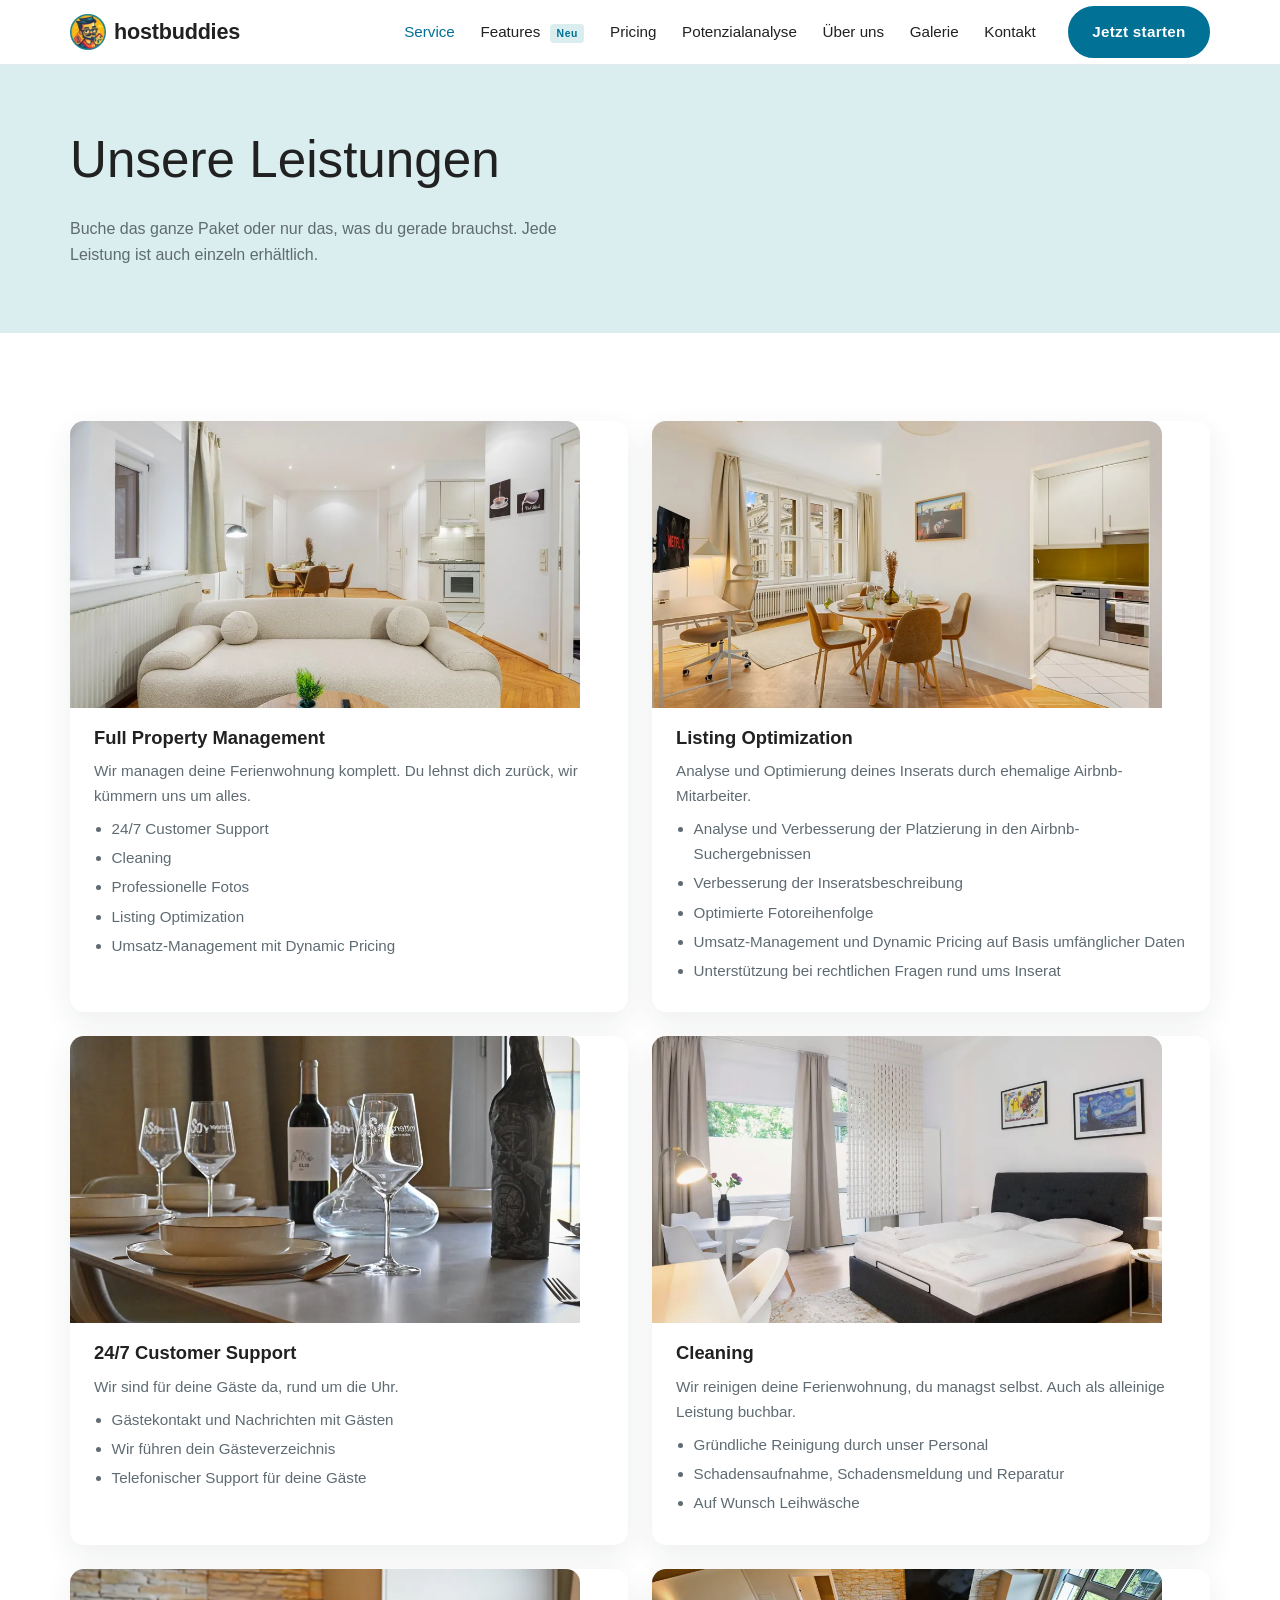
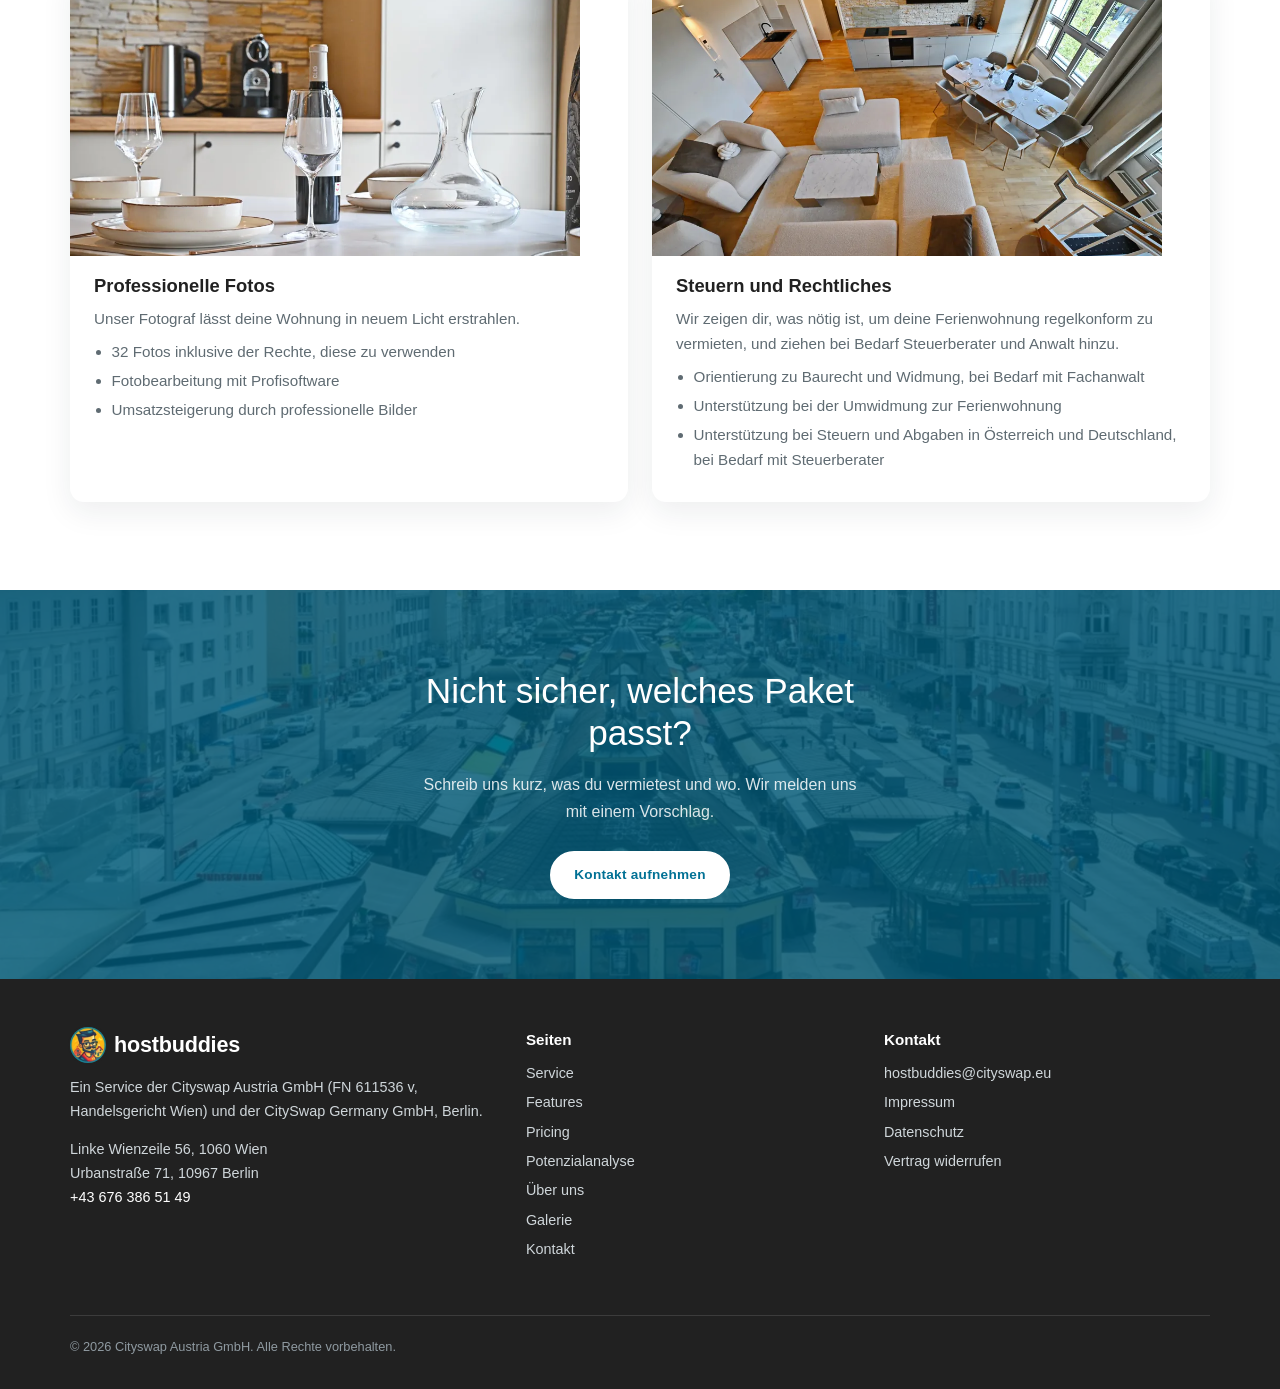
<file: service.html>
<!DOCTYPE html>
<html lang="de">
<head>
<meta charset="utf-8">
<meta name="viewport" content="width=device-width, initial-scale=1">
<title>Ferienwohnung verwalten lassen: Wien &amp; Berlin | Hostbuddies</title>
<meta name="description" content="Full Property Management, Listing Optimization, 24/7 Support, Cleaning, Fotos und Rechtliches für deine Ferienwohnung.">
<link rel="icon" href="img/logo-512.jpg">
<link rel="stylesheet" href="style.css">
<link rel="canonical" href="https://hostbuddies.eu/service.html">
<meta property="og:type" content="website">
<meta property="og:locale" content="de_DE">
<meta property="og:site_name" content="Hostbuddies">
<meta property="og:title" content="Ferienwohnung verwalten lassen: Wien &amp; Berlin | Hostbuddies">
<meta property="og:description" content="Full Property Management, Listing Optimization, 24/7 Support, Cleaning, Fotos und Rechtliches für deine Ferienwohnung.">
<meta property="og:url" content="https://hostbuddies.eu/service.html">
<meta property="og:image" content="https://hostbuddies.eu/img/gewoelbe-fresko.jpg">
<meta property="og:image:alt" content="Apartment mit Gewölbedecke – Hostbuddies">
<meta name="twitter:card" content="summary_large_image">
</head>
<body>
<a class="skip-link" href="#inhalt">Zum Inhalt springen</a>

<header class="kopf">
  <div class="container">
    <a class="logo" href="index.html" aria-label="Hostbuddies Startseite">
      <img src="img/logo-512-96.webp" alt="" width="36" height="36" decoding="async">
      hostbuddies
    </a>
    <button class="burger" aria-label="Menü öffnen" aria-expanded="false" aria-controls="menue">
      <svg viewBox="0 0 24 24" fill="none" stroke="currentColor" stroke-width="2.4" stroke-linecap="round" aria-hidden="true"><path d="M4 7h16M4 12h16M4 17h16"/></svg>
    </button>
    <nav class="nav" id="menue" aria-label="Hauptmenü">
      <a href="service.html">Service</a>
      <a href="features.html">Features <span class="neu">Neu</span></a>
      <a href="pricing.html">Pricing</a>
      <a href="potenzialanalyse.html">Potenzialanalyse</a>
      <a href="ueber-uns.html">Über uns</a>
      <a href="galerie.html">Galerie</a>
      <a href="kontakt.html">Kontakt</a>
      <a class="btn" href="kontakt.html">Jetzt starten</a>
    </nav>
  </div>
</header>

<main id="inhalt">
<section class="seitenkopf">
  <div class="container">
    <h1>Unsere Leistungen</h1>
    <p>Buche das ganze Paket oder nur das, was du gerade brauchst. Jede Leistung ist auch einzeln erhältlich.</p>
  </div>
</section><section class="abschnitt"><div class="container"><div class="raster raster-2" style="margin-top:0"><div class="kachel leistung"><img class="kachel-bild" src="img/wohnzimmer-sofa-1600.webp" alt="Wohnzimmer mit Sofa und Esstisch" loading="lazy" width="1920" height="1280" decoding="async" srcset="img/wohnzimmer-sofa-480.webp 480w, img/wohnzimmer-sofa-960.webp 960w, img/wohnzimmer-sofa-1600.webp 1600w" sizes="(max-width: 860px) 100vw, 570px"><h3>Full Property Management</h3><p>Wir managen deine Ferienwohnung komplett. Du lehnst dich zurück, wir kümmern uns um alles.</p><ul><li>24/7 Customer Support</li><li>Cleaning</li><li>Professionelle Fotos</li><li>Listing Optimization</li><li>Umsatz-Management mit Dynamic Pricing</li></ul></div><div class="kachel leistung"><img class="kachel-bild" src="img/essbereich-kueche-1600.webp" alt="Essbereich mit Küche im Altbau" loading="lazy" width="1920" height="1280" decoding="async" srcset="img/essbereich-kueche-480.webp 480w, img/essbereich-kueche-960.webp 960w, img/essbereich-kueche-1600.webp 1600w" sizes="(max-width: 860px) 100vw, 570px"><h3>Listing Optimization</h3><p>Analyse und Optimierung deines Inserats durch ehemalige Airbnb-Mitarbeiter.</p><ul><li>Analyse und Verbesserung der Platzierung in den Airbnb-Suchergebnissen</li><li>Verbesserung der Inseratsbeschreibung</li><li>Optimierte Fotoreihenfolge</li><li>Umsatz-Management und Dynamic Pricing auf Basis umfänglicher Daten</li><li>Unterstützung bei rechtlichen Fragen rund ums Inserat</li></ul></div><div class="kachel leistung"><img class="kachel-bild" src="img/gedeckter-tisch-1600.webp" alt="Gedeckter Tisch mit Weingläsern" loading="lazy" width="1920" height="1280" decoding="async" srcset="img/gedeckter-tisch-480.webp 480w, img/gedeckter-tisch-960.webp 960w, img/gedeckter-tisch-1600.webp 1600w" sizes="(max-width: 860px) 100vw, 570px"><h3>24/7 Customer Support</h3><p>Wir sind für deine Gäste da, rund um die Uhr.</p><ul><li>Gästekontakt und Nachrichten mit Gästen</li><li>Wir führen dein Gästeverzeichnis</li><li>Telefonischer Support für deine Gäste</li></ul></div><div class="kachel leistung"><img class="kachel-bild" src="img/schlafzimmer-weiss-1600.webp" alt="Frisch bezogenes Bett in hellem Schlafzimmer" loading="lazy" width="1920" height="1280" decoding="async" srcset="img/schlafzimmer-weiss-480.webp 480w, img/schlafzimmer-weiss-960.webp 960w, img/schlafzimmer-weiss-1600.webp 1600w" sizes="(max-width: 860px) 100vw, 570px"><h3>Cleaning</h3><p>Wir reinigen deine Ferienwohnung, du managst selbst. Auch als alleinige Leistung buchbar.</p><ul><li>Gründliche Reinigung durch unser Personal</li><li>Schadensaufnahme, Schadensmeldung und Reparatur</li><li>Auf Wunsch Leihwäsche</li></ul></div><div class="kachel leistung"><img class="kachel-bild" src="img/loft-wohnzimmer-1600.webp" alt="Loft mit Galerie und Sofalandschaft" loading="lazy" width="1920" height="1280" decoding="async" srcset="img/loft-wohnzimmer-480.webp 480w, img/loft-wohnzimmer-960.webp 960w, img/loft-wohnzimmer-1600.webp 1600w" sizes="(max-width: 860px) 100vw, 570px"><h3>Professionelle Fotos</h3><p>Unser Fotograf lässt deine Wohnung in neuem Licht erstrahlen.</p><ul><li>32 Fotos inklusive der Rechte, diese zu verwenden</li><li>Fotobearbeitung mit Profisoftware</li><li>Umsatzsteigerung durch professionelle Bilder</li></ul></div><div class="kachel leistung"><img class="kachel-bild" src="img/stephansdom-1600.webp" alt="Blick über Wien vom Stephansdom" loading="lazy" width="1920" height="1280" decoding="async" srcset="img/stephansdom-480.webp 480w, img/stephansdom-960.webp 960w, img/stephansdom-1600.webp 1600w" sizes="(max-width: 860px) 100vw, 570px"><h3>Steuern und Rechtliches</h3><p>Wir zeigen dir, was nötig ist, um deine Ferienwohnung regelkonform zu vermieten, und ziehen bei Bedarf Steuerberater und Anwalt hinzu.</p><ul><li>Orientierung zu Baurecht und Widmung, bei Bedarf mit Fachanwalt</li><li>Unterstützung bei der Umwidmung zur Ferienwohnung</li><li>Unterstützung bei Steuern und Abgaben in Österreich und Deutschland, bei Bedarf mit Steuerberater</li></ul></div></div></div></section><section class="band band-foto" style="--foto: url(img/naschmarkt-1600.webp); --foto-mobil: url(img/naschmarkt-960.webp)"><div class="container">
  <h2>Nicht sicher, welches Paket passt?</h2>
  <p>Schreib uns kurz, was du vermietest und wo. Wir melden uns mit einem Vorschlag.</p>
  <a class="btn btn-weiss" href="kontakt.html">Kontakt aufnehmen</a>
</div></section>
</main>

<footer class="fuss">
  <div class="container">
    <div>
      <a class="logo" href="index.html">
        <img src="img/logo-512-96.webp" alt="" width="36" height="36" decoding="async">
        hostbuddies
      </a>
      <p>Ein Service der Cityswap Austria GmbH (FN 611536 v, Handelsgericht Wien) und der CitySwap Germany GmbH, Berlin.</p>
      <p>Linke Wienzeile 56, 1060 Wien<br>Urbanstraße 71, 10967 Berlin<br><a href="tel:+436763865149">+43 676 386 51 49</a></p>
    </div>
    <div>
      <h4>Seiten</h4>
      <ul>
        <li><a href="service.html">Service</a></li>
        <li><a href="features.html">Features</a></li>
        <li><a href="pricing.html">Pricing</a></li>
        <li><a href="potenzialanalyse.html">Potenzialanalyse</a></li>
        <li><a href="ueber-uns.html">Über uns</a></li>
        <li><a href="galerie.html">Galerie</a></li>
        <li><a href="kontakt.html">Kontakt</a></li>
      </ul>
    </div>
    <div>
      <h4>Kontakt</h4>
      <ul>
        <li><a href="mailto:hostbuddies@cityswap.eu">hostbuddies@cityswap.eu</a></li>
        <li><a href="impressum.html">Impressum</a></li>
        <li><a href="datenschutz.html">Datenschutz</a></li>
        <li><a href="widerruf.html">Vertrag widerrufen</a></li>
      </ul>
    </div>
    <div class="klein">© 2026 Cityswap Austria GmbH. Alle Rechte vorbehalten.</div>
  </div>
</footer>

<script src="main.js"></script>
</body>
</html>
</file>
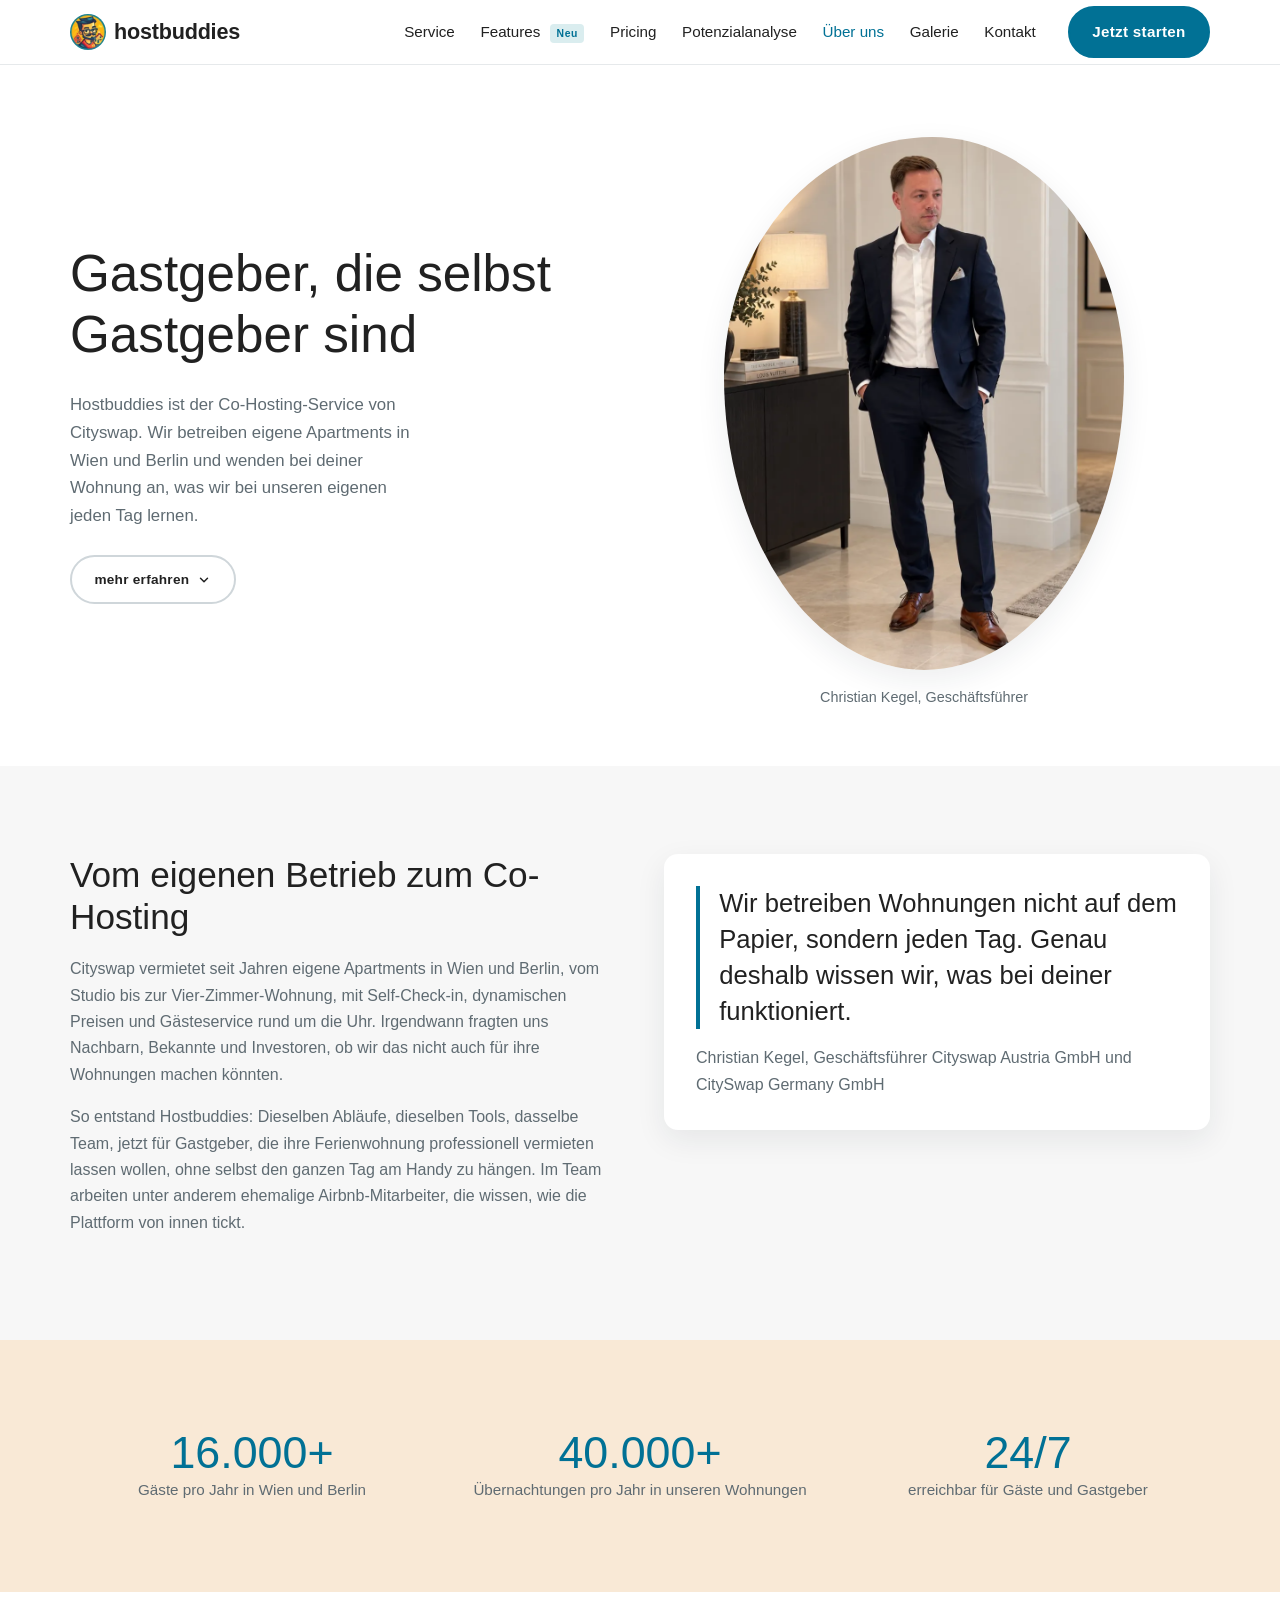
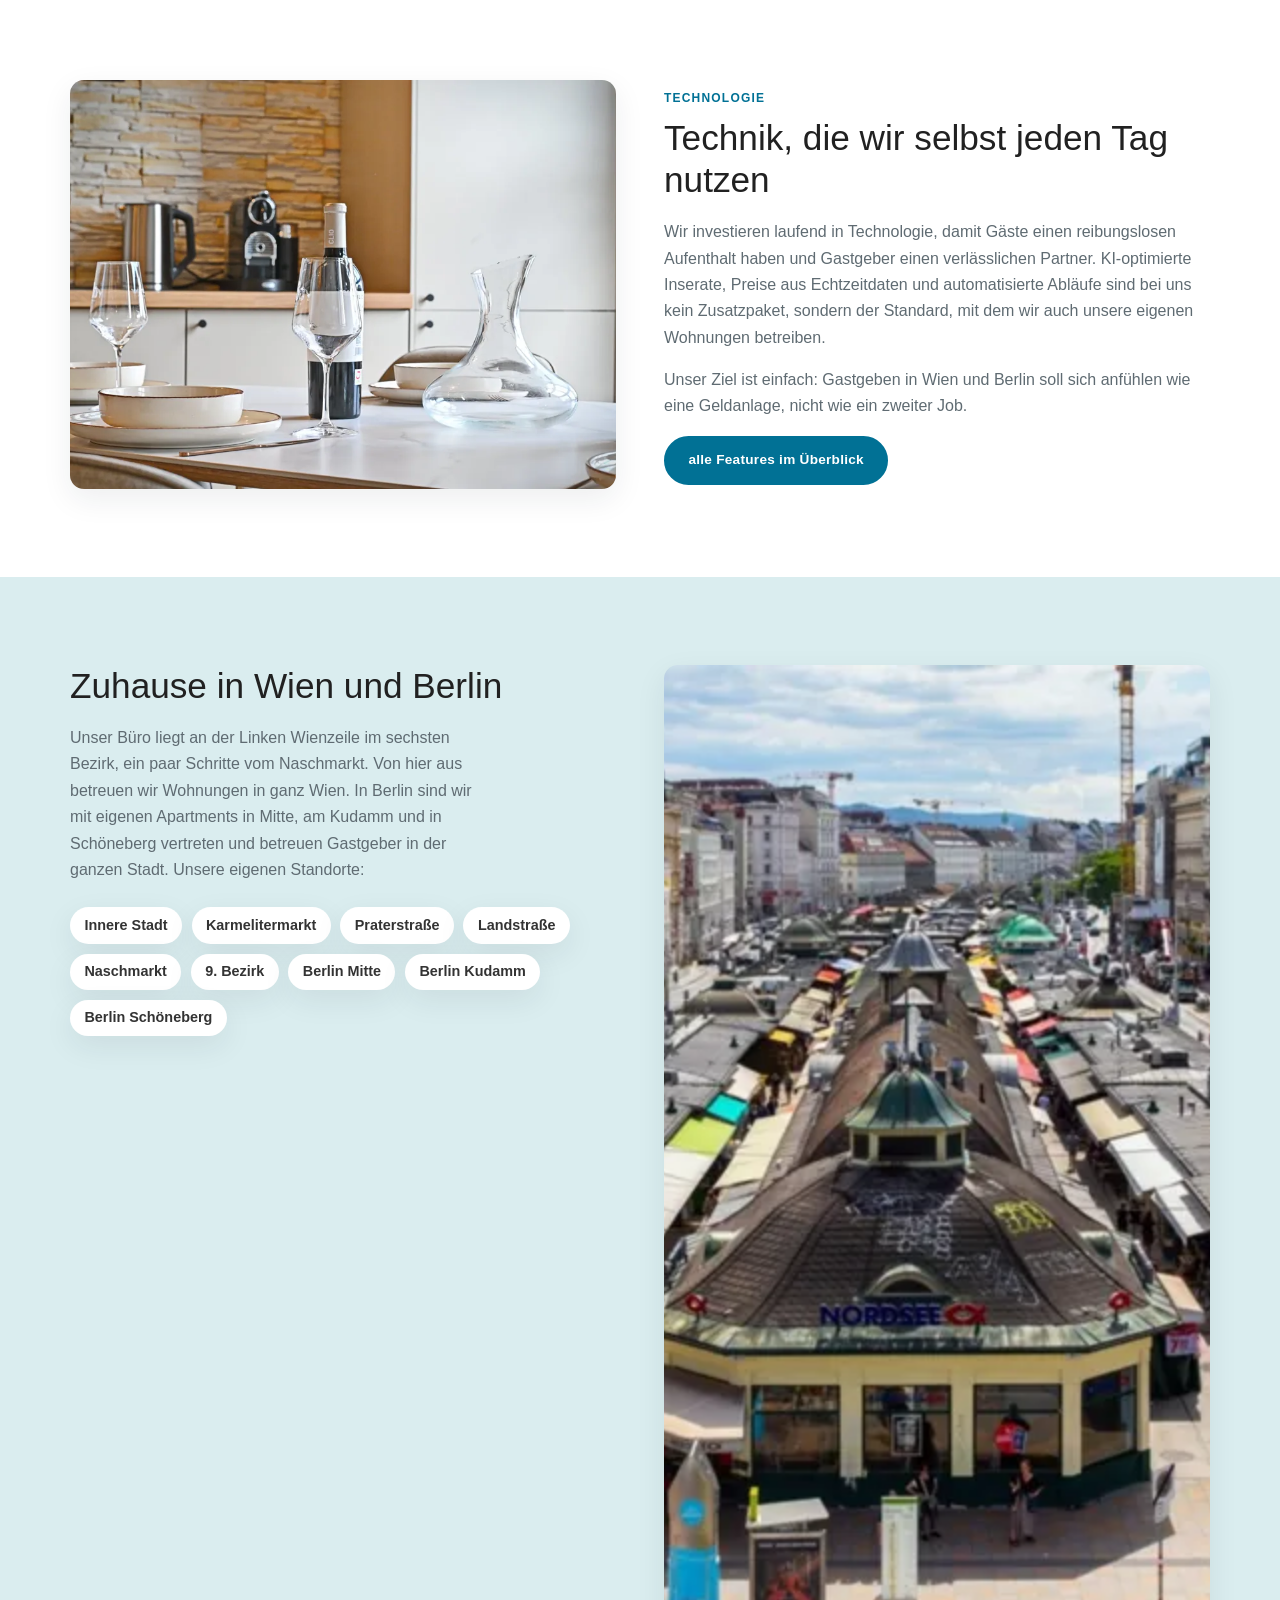
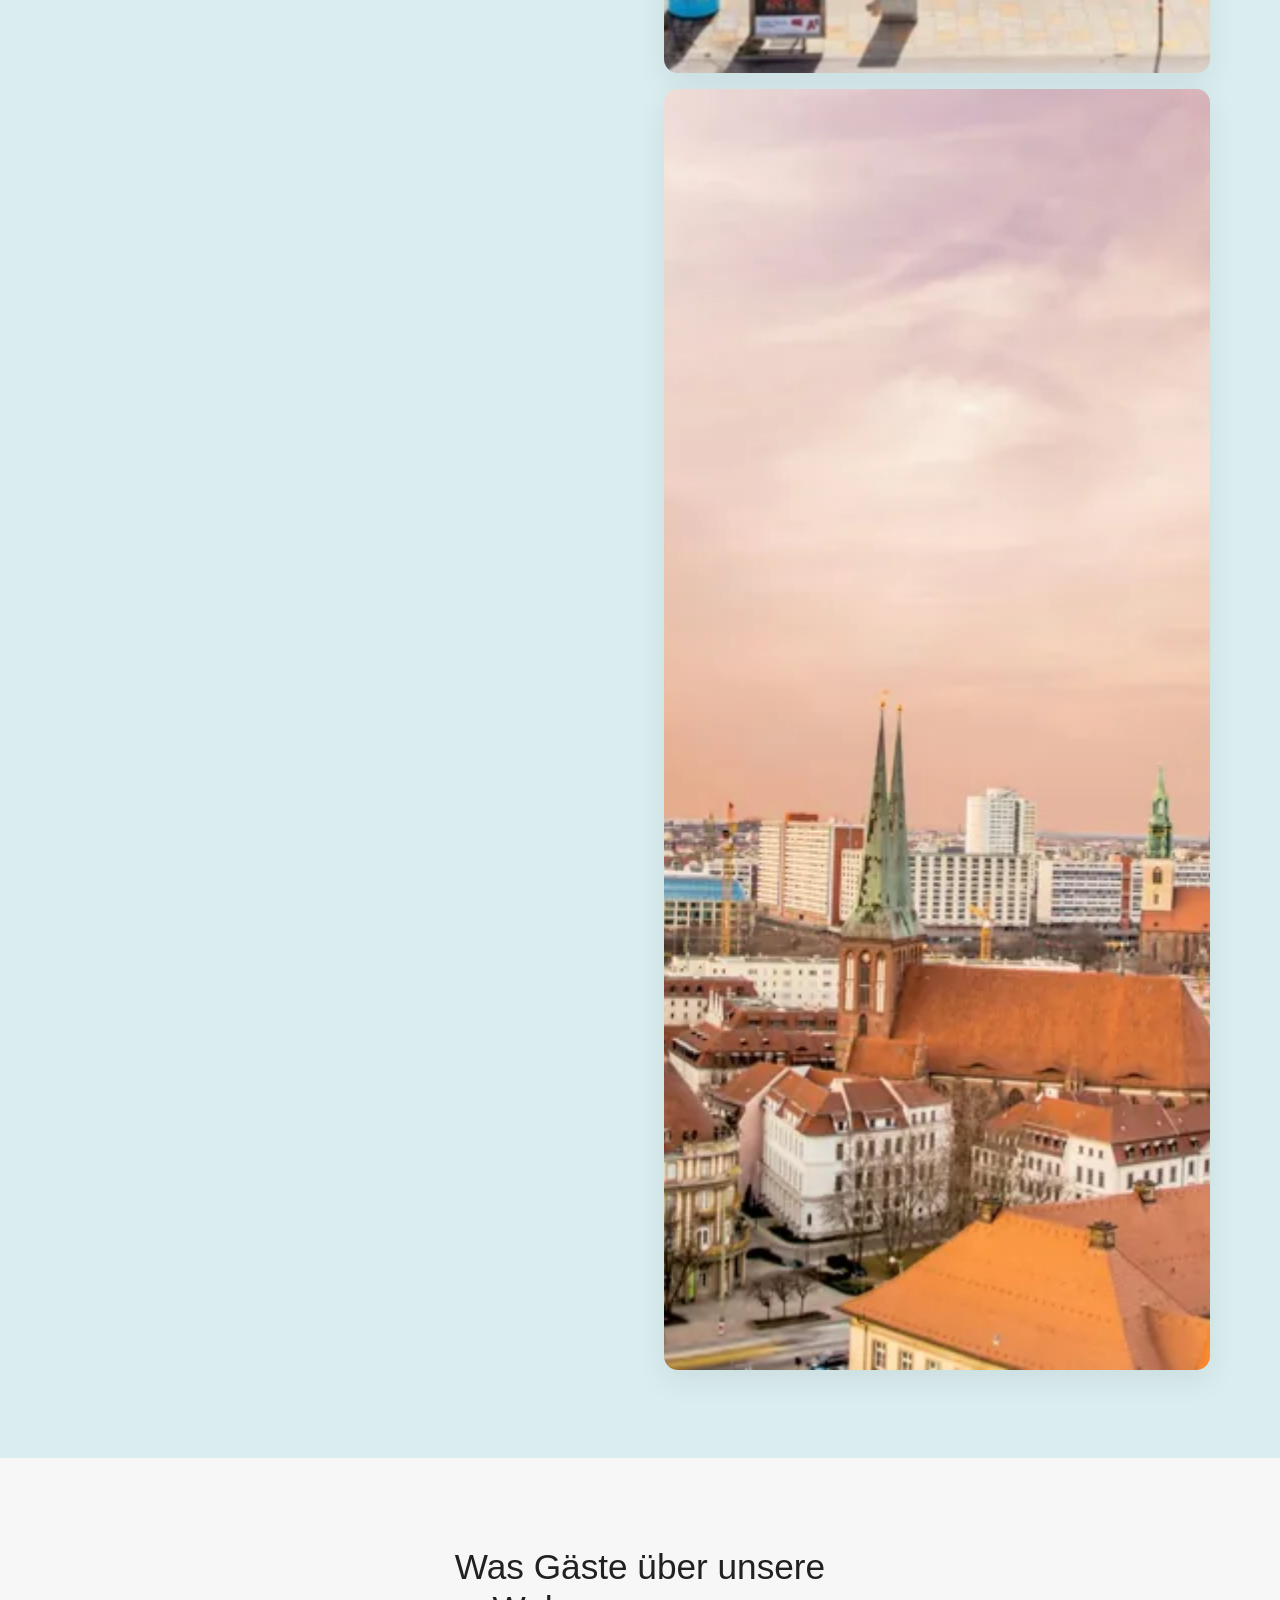
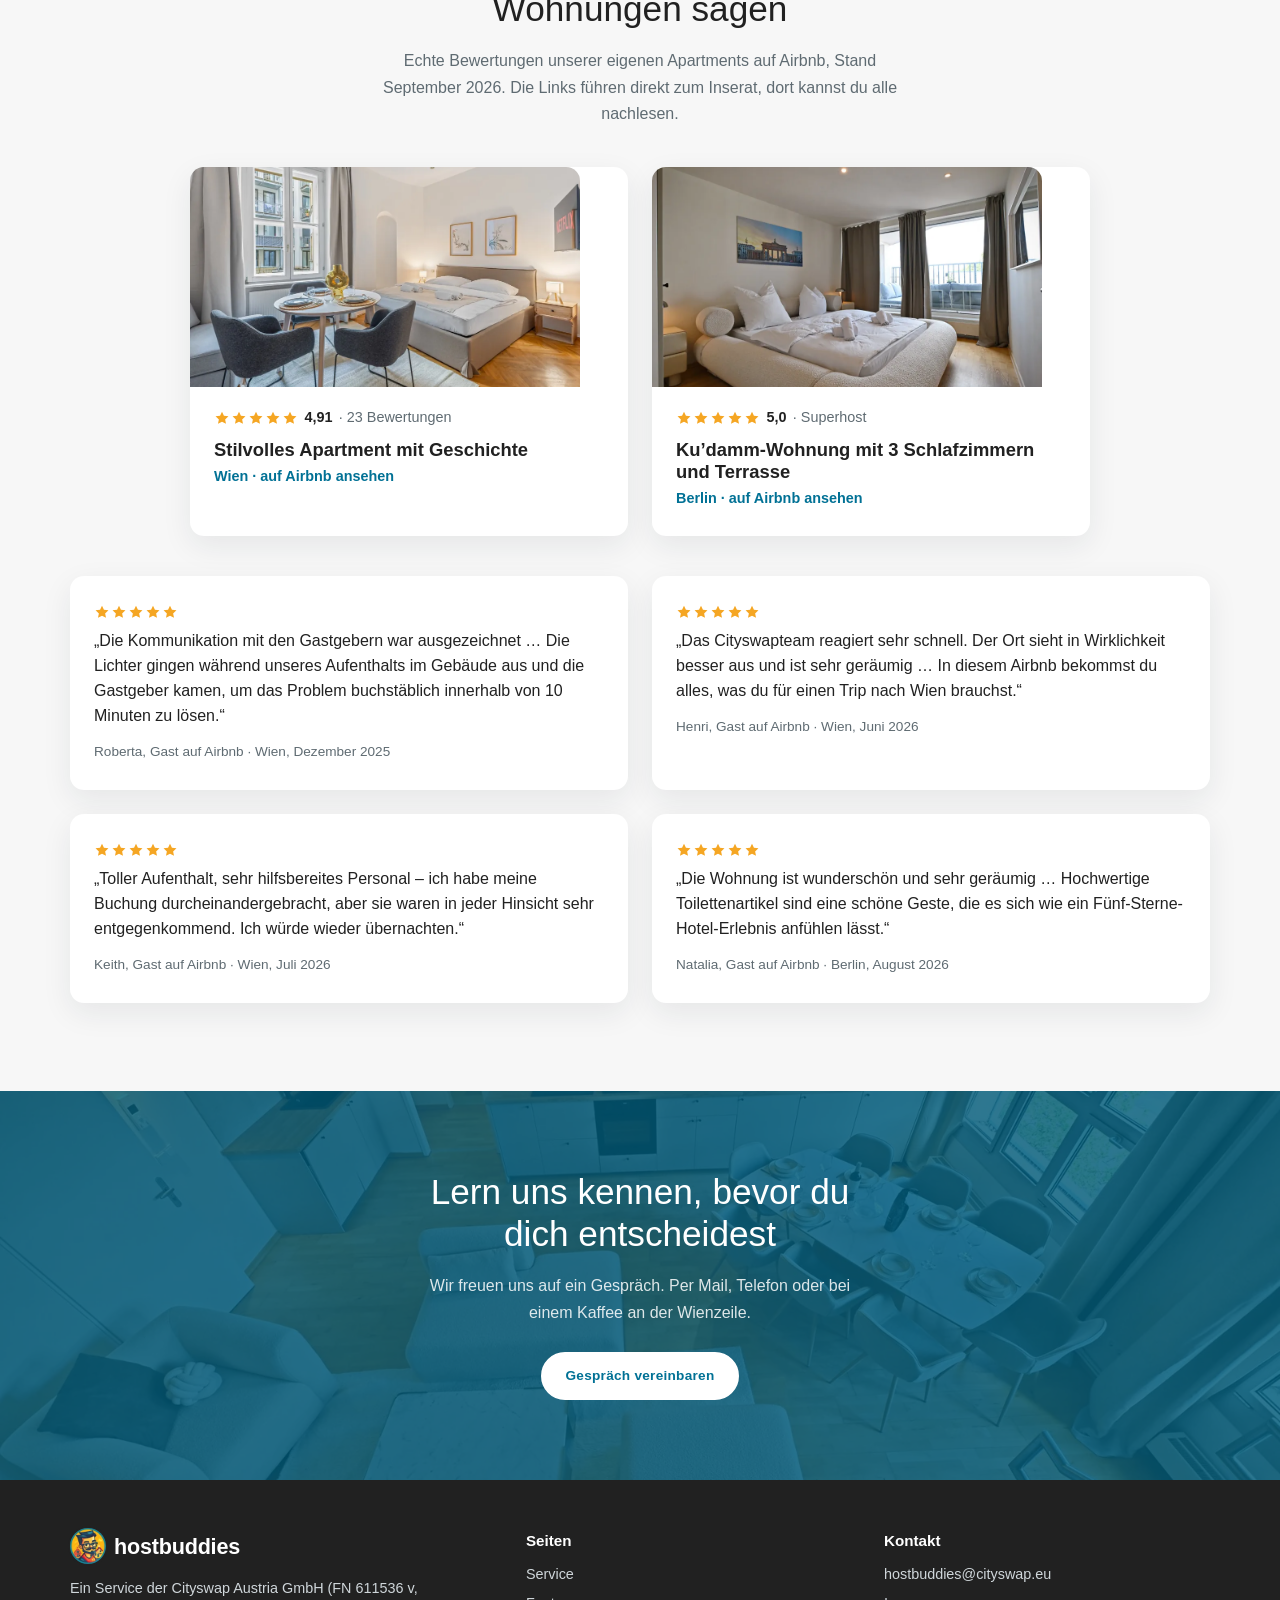
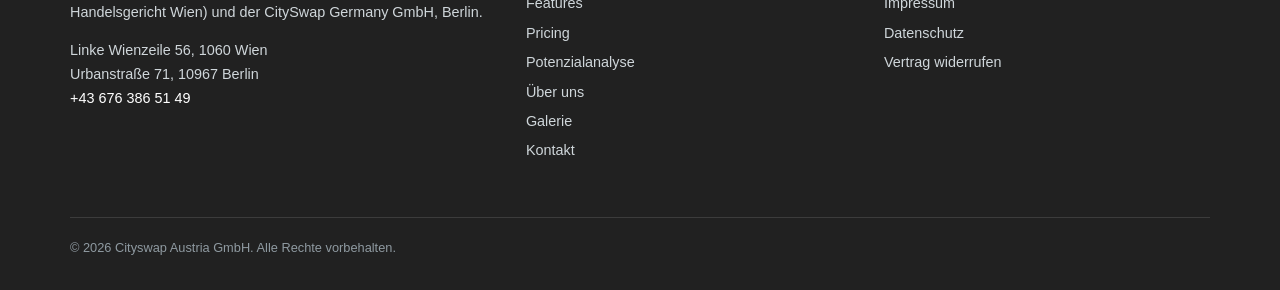
<file: ueber-uns.html>
<!DOCTYPE html>
<html lang="de">
<head>
<meta charset="utf-8">
<meta name="viewport" content="width=device-width, initial-scale=1">
<title>Über Hostbuddies: Betreiber in Wien und Berlin</title>
<meta name="description" content="Hostbuddies ist der Co-Hosting-Service der Cityswap Austria GmbH aus Wien. Wir betreiben selbst Apartments und wissen, was Gastgeben bedeutet.">
<link rel="icon" href="img/logo-512.jpg">
<link rel="stylesheet" href="style.css">
<link rel="canonical" href="https://hostbuddies.eu/ueber-uns.html">
<meta property="og:type" content="website">
<meta property="og:locale" content="de_DE">
<meta property="og:site_name" content="Hostbuddies">
<meta property="og:title" content="Über Hostbuddies: Betreiber in Wien und Berlin">
<meta property="og:description" content="Hostbuddies ist der Co-Hosting-Service der Cityswap Austria GmbH aus Wien. Wir betreiben selbst Apartments und wissen, was Gastgeben bedeutet.">
<meta property="og:url" content="https://hostbuddies.eu/ueber-uns.html">
<meta property="og:image" content="https://hostbuddies.eu/img/gewoelbe-fresko.jpg">
<meta property="og:image:alt" content="Apartment mit Gewölbedecke – Hostbuddies">
<meta name="twitter:card" content="summary_large_image">
</head>
<body>
<a class="skip-link" href="#inhalt">Zum Inhalt springen</a>

<header class="kopf">
  <div class="container">
    <a class="logo" href="index.html" aria-label="Hostbuddies Startseite">
      <img src="img/logo-512-96.webp" alt="" width="36" height="36" decoding="async">
      hostbuddies
    </a>
    <button class="burger" aria-label="Menü öffnen" aria-expanded="false" aria-controls="menue">
      <svg viewBox="0 0 24 24" fill="none" stroke="currentColor" stroke-width="2.4" stroke-linecap="round" aria-hidden="true"><path d="M4 7h16M4 12h16M4 17h16"/></svg>
    </button>
    <nav class="nav" id="menue" aria-label="Hauptmenü">
      <a href="service.html">Service</a>
      <a href="features.html">Features <span class="neu">Neu</span></a>
      <a href="pricing.html">Pricing</a>
      <a href="potenzialanalyse.html">Potenzialanalyse</a>
      <a href="ueber-uns.html">Über uns</a>
      <a href="galerie.html">Galerie</a>
      <a href="kontakt.html">Kontakt</a>
      <a class="btn" href="kontakt.html">Jetzt starten</a>
    </nav>
  </div>
</header>

<main id="inhalt">

<section class="hero">
  <div class="container">
    <div>
      <h1>Gastgeber, die selbst Gastgeber sind</h1>
      <p class="lead">Hostbuddies ist der Co-Hosting-Service von Cityswap. Wir betreiben eigene Apartments in Wien und Berlin und wenden bei deiner Wohnung an, was wir bei unseren eigenen jeden Tag lernen.</p>
      <a class="btn btn-outline" href="#geschichte">mehr erfahren
        <svg viewBox="0 0 24 24" fill="none" stroke="currentColor" stroke-width="2.5" stroke-linecap="round" stroke-linejoin="round" aria-hidden="true"><path d="m6 9 6 6 6-6"/></svg>
      </a>
    </div>
    <div class="hero-bild hero-portrait">
      <img src="img/team-1122.webp" alt="Christian Kegel, Geschäftsführer von Cityswap und Hostbuddies" width="1122" height="1402" decoding="async" srcset="img/team-480.webp 480w, img/team-960.webp 960w, img/team-1122.webp 1122w" sizes="(max-width: 860px) 100vw, 570px" fetchpriority="high">
      <p class="bildtext">Christian Kegel, Geschäftsführer</p>
    </div>
  </div>
</section>

<section class="abschnitt abschnitt-grau" id="geschichte">
  <div class="container">
    <div class="zweispaltig">
      <div>
        <h2>Vom eigenen Betrieb zum Co-Hosting</h2>
        <p style="color: var(--text-hell);">Cityswap vermietet seit Jahren eigene Apartments in Wien und Berlin, vom Studio bis zur Vier-Zimmer-Wohnung, mit Self-Check-in, dynamischen Preisen und Gästeservice rund um die Uhr. Irgendwann fragten uns Nachbarn, Bekannte und Investoren, ob wir das nicht auch für ihre Wohnungen machen könnten.</p>
        <p style="color: var(--text-hell);">So entstand Hostbuddies: Dieselben Abläufe, dieselben Tools, dasselbe Team, jetzt für Gastgeber, die ihre Ferienwohnung professionell vermieten lassen wollen, ohne selbst den ganzen Tag am Handy zu hängen. Im Team arbeiten unter anderem ehemalige Airbnb-Mitarbeiter, die wissen, wie die Plattform von innen tickt.</p>
      </div>
      <div class="box">
        <p class="zitat">Wir betreiben Wohnungen nicht auf dem Papier, sondern jeden Tag. Genau deshalb wissen wir, was bei deiner funktioniert.</p>
        <p style="color: var(--text-hell); margin: 0;">Christian Kegel, Geschäftsführer Cityswap Austria GmbH und CitySwap Germany GmbH</p>
      </div>
    </div>
  </div>
</section>

<section class="abschnitt abschnitt-beige">
  <div class="container">
    <div class="zahlen">
      <div><strong>16.000+</strong><span>Gäste pro Jahr in Wien und Berlin</span></div>
      <div><strong>40.000+</strong><span>Übernachtungen pro Jahr in unseren Wohnungen</span></div>
      <div><strong>24/7</strong><span>erreichbar für Gäste und Gastgeber</span></div>
    </div>
  </div>
</section>

<section class="abschnitt">
  <div class="container">
    <div class="wechsel">
      <img src="img/loft-wohnzimmer-1600.webp" alt="Loft mit Galerie und Sofalandschaft" loading="lazy" width="1920" height="1280" decoding="async" srcset="img/loft-wohnzimmer-480.webp 480w, img/loft-wohnzimmer-960.webp 960w, img/loft-wohnzimmer-1600.webp 1600w" sizes="(max-width: 860px) 100vw, 570px">
      <div>
        <span class="kicker">Technologie</span>
        <h2>Technik, die wir selbst jeden Tag nutzen</h2>
        <p style="color: var(--text-hell);">Wir investieren laufend in Technologie, damit Gäste einen reibungslosen Aufenthalt haben und Gastgeber einen verlässlichen Partner. KI-optimierte Inserate, Preise aus Echtzeitdaten und automatisierte Abläufe sind bei uns kein Zusatzpaket, sondern der Standard, mit dem wir auch unsere eigenen Wohnungen betreiben.</p>
        <p style="color: var(--text-hell);">Unser Ziel ist einfach: Gastgeben in Wien und Berlin soll sich anfühlen wie eine Geldanlage, nicht wie ein zweiter Job.</p>
        <a class="btn" href="features.html">alle Features im Überblick</a>
      </div>
    </div>
  </div>
</section>

<section class="abschnitt abschnitt-hellblau">
  <div class="container">
    <div class="zweispaltig">
      <div>
        <h2>Zuhause in Wien und Berlin</h2>
        <p style="color: var(--text-hell); max-width: 46ch;">Unser Büro liegt an der Linken Wienzeile im sechsten Bezirk, ein paar Schritte vom Naschmarkt. Von hier aus betreuen wir Wohnungen in ganz Wien. In Berlin sind wir mit eigenen Apartments in Mitte, am Kudamm und in Schöneberg vertreten und betreuen Gastgeber in der ganzen Stadt. Unsere eigenen Standorte:</p>
        <div class="standorte">
          <span>Innere Stadt</span>
          <span>Karmelitermarkt</span>
          <span>Praterstraße</span>
          <span>Landstraße</span>
          <span>Naschmarkt</span>
          <span>9. Bezirk</span>
          <span>Berlin Mitte</span>
          <span>Berlin Kudamm</span>
          <span>Berlin Schöneberg</span>
        </div>
      </div>
      <div>
        <img src="img/naschmarkt-1600.webp" alt="Blick über den Naschmarkt in Wien" loading="lazy" style="border-radius: var(--radius); box-shadow: var(--schatten); aspect-ratio: 4/3; object-fit: cover; width: 100%; margin-bottom: 1rem;" width="1920" height="1008" decoding="async" srcset="img/naschmarkt-480.webp 480w, img/naschmarkt-960.webp 960w, img/naschmarkt-1600.webp 1600w" sizes="(max-width: 860px) 100vw, 570px">
        <img src="img/berlin-skyline-1600.webp" alt="Berliner Skyline mit Fernsehturm" loading="lazy" style="border-radius: var(--radius); box-shadow: var(--schatten); aspect-ratio: 4/3; object-fit: cover; width: 100%;" width="1920" height="1281" decoding="async" srcset="img/berlin-skyline-480.webp 480w, img/berlin-skyline-960.webp 960w, img/berlin-skyline-1600.webp 1600w" sizes="(max-width: 860px) 100vw, 570px">
      </div>
    </div>
  </div>
</section>

<section class="abschnitt zentriert" id="bewertungen" style="background: var(--grau);">
  <div class="container">
    <h2>Was Gäste über unsere Wohnungen sagen</h2>
    <p class="lead">Echte Bewertungen unserer eigenen Apartments auf Airbnb, Stand September 2026. Die Links führen direkt zum Inserat, dort kannst du alle nachlesen.</p>
    <div class="raster raster-2 inserate" style="text-align: left;">
      <a class="kachel inserat" href="https://www.airbnb.de/rooms/1553820393908016129" target="_blank" rel="noopener">
        <img class="kachel-bild" src="img/zimmer-altbau-1600.webp" alt="Altbauzimmer mit Esstisch und Bett" loading="lazy" width="1920" height="1281" decoding="async" srcset="img/zimmer-altbau-480.webp 480w, img/zimmer-altbau-960.webp 960w, img/zimmer-altbau-1600.webp 1600w" sizes="(max-width: 860px) 100vw, 570px">
        <div class="inserat-kopf"><span class="sterne"><svg viewBox="0 0 24 24" fill="currentColor" aria-hidden="true"><path d="M12 2.5l2.9 6.2 6.8.8-5 4.6 1.3 6.7L12 17.5l-6 3.3 1.3-6.7-5-4.6 6.8-.8z"/></svg><svg viewBox="0 0 24 24" fill="currentColor" aria-hidden="true"><path d="M12 2.5l2.9 6.2 6.8.8-5 4.6 1.3 6.7L12 17.5l-6 3.3 1.3-6.7-5-4.6 6.8-.8z"/></svg><svg viewBox="0 0 24 24" fill="currentColor" aria-hidden="true"><path d="M12 2.5l2.9 6.2 6.8.8-5 4.6 1.3 6.7L12 17.5l-6 3.3 1.3-6.7-5-4.6 6.8-.8z"/></svg><svg viewBox="0 0 24 24" fill="currentColor" aria-hidden="true"><path d="M12 2.5l2.9 6.2 6.8.8-5 4.6 1.3 6.7L12 17.5l-6 3.3 1.3-6.7-5-4.6 6.8-.8z"/></svg><svg viewBox="0 0 24 24" fill="currentColor" aria-hidden="true"><path d="M12 2.5l2.9 6.2 6.8.8-5 4.6 1.3 6.7L12 17.5l-6 3.3 1.3-6.7-5-4.6 6.8-.8z"/></svg></span><strong>4,91</strong><span>· 23 Bewertungen</span></div>
        <h3>Stilvolles Apartment mit Geschichte</h3>
        <p>Wien · auf Airbnb ansehen</p>
      </a>
      <a class="kachel inserat" href="https://www.airbnb.de/rooms/1731354126093793406" target="_blank" rel="noopener">
        <img class="kachel-bild" src="img/berlin-schlafzimmer-1600.webp" alt="Schlafzimmer mit Balkon in Berlin" loading="lazy" width="1920" height="1280" decoding="async" srcset="img/berlin-schlafzimmer-480.webp 480w, img/berlin-schlafzimmer-960.webp 960w, img/berlin-schlafzimmer-1600.webp 1600w" sizes="(max-width: 860px) 100vw, 570px">
        <div class="inserat-kopf"><span class="sterne"><svg viewBox="0 0 24 24" fill="currentColor" aria-hidden="true"><path d="M12 2.5l2.9 6.2 6.8.8-5 4.6 1.3 6.7L12 17.5l-6 3.3 1.3-6.7-5-4.6 6.8-.8z"/></svg><svg viewBox="0 0 24 24" fill="currentColor" aria-hidden="true"><path d="M12 2.5l2.9 6.2 6.8.8-5 4.6 1.3 6.7L12 17.5l-6 3.3 1.3-6.7-5-4.6 6.8-.8z"/></svg><svg viewBox="0 0 24 24" fill="currentColor" aria-hidden="true"><path d="M12 2.5l2.9 6.2 6.8.8-5 4.6 1.3 6.7L12 17.5l-6 3.3 1.3-6.7-5-4.6 6.8-.8z"/></svg><svg viewBox="0 0 24 24" fill="currentColor" aria-hidden="true"><path d="M12 2.5l2.9 6.2 6.8.8-5 4.6 1.3 6.7L12 17.5l-6 3.3 1.3-6.7-5-4.6 6.8-.8z"/></svg><svg viewBox="0 0 24 24" fill="currentColor" aria-hidden="true"><path d="M12 2.5l2.9 6.2 6.8.8-5 4.6 1.3 6.7L12 17.5l-6 3.3 1.3-6.7-5-4.6 6.8-.8z"/></svg></span><strong>5,0</strong><span>· Superhost</span></div>
        <h3>Ku’damm-Wohnung mit 3 Schlafzimmern und Terrasse</h3>
        <p>Berlin · auf Airbnb ansehen</p>
      </a>
    </div>
    <div class="raster raster-2 zitate"><blockquote class="kachel"><span class="sterne"><svg viewBox="0 0 24 24" fill="currentColor" aria-hidden="true"><path d="M12 2.5l2.9 6.2 6.8.8-5 4.6 1.3 6.7L12 17.5l-6 3.3 1.3-6.7-5-4.6 6.8-.8z"/></svg><svg viewBox="0 0 24 24" fill="currentColor" aria-hidden="true"><path d="M12 2.5l2.9 6.2 6.8.8-5 4.6 1.3 6.7L12 17.5l-6 3.3 1.3-6.7-5-4.6 6.8-.8z"/></svg><svg viewBox="0 0 24 24" fill="currentColor" aria-hidden="true"><path d="M12 2.5l2.9 6.2 6.8.8-5 4.6 1.3 6.7L12 17.5l-6 3.3 1.3-6.7-5-4.6 6.8-.8z"/></svg><svg viewBox="0 0 24 24" fill="currentColor" aria-hidden="true"><path d="M12 2.5l2.9 6.2 6.8.8-5 4.6 1.3 6.7L12 17.5l-6 3.3 1.3-6.7-5-4.6 6.8-.8z"/></svg><svg viewBox="0 0 24 24" fill="currentColor" aria-hidden="true"><path d="M12 2.5l2.9 6.2 6.8.8-5 4.6 1.3 6.7L12 17.5l-6 3.3 1.3-6.7-5-4.6 6.8-.8z"/></svg></span><p>„Die Kommunikation mit den Gastgebern war ausgezeichnet … Die Lichter gingen während unseres Aufenthalts im Gebäude aus und die Gastgeber kamen, um das Problem buchstäblich innerhalb von 10 Minuten zu lösen.“</p><cite>Roberta, Gast auf Airbnb · Wien, Dezember 2025</cite></blockquote><blockquote class="kachel"><span class="sterne"><svg viewBox="0 0 24 24" fill="currentColor" aria-hidden="true"><path d="M12 2.5l2.9 6.2 6.8.8-5 4.6 1.3 6.7L12 17.5l-6 3.3 1.3-6.7-5-4.6 6.8-.8z"/></svg><svg viewBox="0 0 24 24" fill="currentColor" aria-hidden="true"><path d="M12 2.5l2.9 6.2 6.8.8-5 4.6 1.3 6.7L12 17.5l-6 3.3 1.3-6.7-5-4.6 6.8-.8z"/></svg><svg viewBox="0 0 24 24" fill="currentColor" aria-hidden="true"><path d="M12 2.5l2.9 6.2 6.8.8-5 4.6 1.3 6.7L12 17.5l-6 3.3 1.3-6.7-5-4.6 6.8-.8z"/></svg><svg viewBox="0 0 24 24" fill="currentColor" aria-hidden="true"><path d="M12 2.5l2.9 6.2 6.8.8-5 4.6 1.3 6.7L12 17.5l-6 3.3 1.3-6.7-5-4.6 6.8-.8z"/></svg><svg viewBox="0 0 24 24" fill="currentColor" aria-hidden="true"><path d="M12 2.5l2.9 6.2 6.8.8-5 4.6 1.3 6.7L12 17.5l-6 3.3 1.3-6.7-5-4.6 6.8-.8z"/></svg></span><p>„Das Cityswapteam reagiert sehr schnell. Der Ort sieht in Wirklichkeit besser aus und ist sehr geräumig … In diesem Airbnb bekommst du alles, was du für einen Trip nach Wien brauchst.“</p><cite>Henri, Gast auf Airbnb · Wien, Juni 2026</cite></blockquote><blockquote class="kachel"><span class="sterne"><svg viewBox="0 0 24 24" fill="currentColor" aria-hidden="true"><path d="M12 2.5l2.9 6.2 6.8.8-5 4.6 1.3 6.7L12 17.5l-6 3.3 1.3-6.7-5-4.6 6.8-.8z"/></svg><svg viewBox="0 0 24 24" fill="currentColor" aria-hidden="true"><path d="M12 2.5l2.9 6.2 6.8.8-5 4.6 1.3 6.7L12 17.5l-6 3.3 1.3-6.7-5-4.6 6.8-.8z"/></svg><svg viewBox="0 0 24 24" fill="currentColor" aria-hidden="true"><path d="M12 2.5l2.9 6.2 6.8.8-5 4.6 1.3 6.7L12 17.5l-6 3.3 1.3-6.7-5-4.6 6.8-.8z"/></svg><svg viewBox="0 0 24 24" fill="currentColor" aria-hidden="true"><path d="M12 2.5l2.9 6.2 6.8.8-5 4.6 1.3 6.7L12 17.5l-6 3.3 1.3-6.7-5-4.6 6.8-.8z"/></svg><svg viewBox="0 0 24 24" fill="currentColor" aria-hidden="true"><path d="M12 2.5l2.9 6.2 6.8.8-5 4.6 1.3 6.7L12 17.5l-6 3.3 1.3-6.7-5-4.6 6.8-.8z"/></svg></span><p>„Toller Aufenthalt, sehr hilfsbereites Personal – ich habe meine Buchung durcheinandergebracht, aber sie waren in jeder Hinsicht sehr entgegenkommend. Ich würde wieder übernachten.“</p><cite>Keith, Gast auf Airbnb · Wien, Juli 2026</cite></blockquote><blockquote class="kachel"><span class="sterne"><svg viewBox="0 0 24 24" fill="currentColor" aria-hidden="true"><path d="M12 2.5l2.9 6.2 6.8.8-5 4.6 1.3 6.7L12 17.5l-6 3.3 1.3-6.7-5-4.6 6.8-.8z"/></svg><svg viewBox="0 0 24 24" fill="currentColor" aria-hidden="true"><path d="M12 2.5l2.9 6.2 6.8.8-5 4.6 1.3 6.7L12 17.5l-6 3.3 1.3-6.7-5-4.6 6.8-.8z"/></svg><svg viewBox="0 0 24 24" fill="currentColor" aria-hidden="true"><path d="M12 2.5l2.9 6.2 6.8.8-5 4.6 1.3 6.7L12 17.5l-6 3.3 1.3-6.7-5-4.6 6.8-.8z"/></svg><svg viewBox="0 0 24 24" fill="currentColor" aria-hidden="true"><path d="M12 2.5l2.9 6.2 6.8.8-5 4.6 1.3 6.7L12 17.5l-6 3.3 1.3-6.7-5-4.6 6.8-.8z"/></svg><svg viewBox="0 0 24 24" fill="currentColor" aria-hidden="true"><path d="M12 2.5l2.9 6.2 6.8.8-5 4.6 1.3 6.7L12 17.5l-6 3.3 1.3-6.7-5-4.6 6.8-.8z"/></svg></span><p>„Die Wohnung ist wunderschön und sehr geräumig … Hochwertige Toilettenartikel sind eine schöne Geste, die es sich wie ein Fünf-Sterne-Hotel-Erlebnis anfühlen lässt.“</p><cite>Natalia, Gast auf Airbnb · Berlin, August 2026</cite></blockquote></div>
  </div>
</section>

<section class="band band-foto" style="--foto: url(img/stephansdom-1600.webp); --foto-mobil: url(img/stephansdom-960.webp)">
  <div class="container">
    <h2>Lern uns kennen, bevor du dich entscheidest</h2>
    <p>Wir freuen uns auf ein Gespräch. Per Mail, Telefon oder bei einem Kaffee an der Wienzeile.</p>
    <a class="btn btn-weiss" href="kontakt.html">Gespräch vereinbaren</a>
  </div>
</section>

</main>

<footer class="fuss">
  <div class="container">
    <div>
      <a class="logo" href="index.html">
        <img src="img/logo-512-96.webp" alt="" width="36" height="36" decoding="async">
        hostbuddies
      </a>
      <p>Ein Service der Cityswap Austria GmbH (FN 611536 v, Handelsgericht Wien) und der CitySwap Germany GmbH, Berlin.</p>
      <p>Linke Wienzeile 56, 1060 Wien<br>Urbanstraße 71, 10967 Berlin<br><a href="tel:+436763865149">+43 676 386 51 49</a></p>
    </div>
    <div>
      <h4>Seiten</h4>
      <ul>
        <li><a href="service.html">Service</a></li>
        <li><a href="features.html">Features</a></li>
        <li><a href="pricing.html">Pricing</a></li>
        <li><a href="potenzialanalyse.html">Potenzialanalyse</a></li>
        <li><a href="ueber-uns.html">Über uns</a></li>
        <li><a href="galerie.html">Galerie</a></li>
        <li><a href="kontakt.html">Kontakt</a></li>
      </ul>
    </div>
    <div>
      <h4>Kontakt</h4>
      <ul>
        <li><a href="mailto:hostbuddies@cityswap.eu">hostbuddies@cityswap.eu</a></li>
        <li><a href="impressum.html">Impressum</a></li>
        <li><a href="datenschutz.html">Datenschutz</a></li>
        <li><a href="widerruf.html">Vertrag widerrufen</a></li>
      </ul>
    </div>
    <div class="klein">© 2026 Cityswap Austria GmbH. Alle Rechte vorbehalten.</div>
  </div>
</footer>

<script src="main.js"></script>
</body>
</html>
</file>
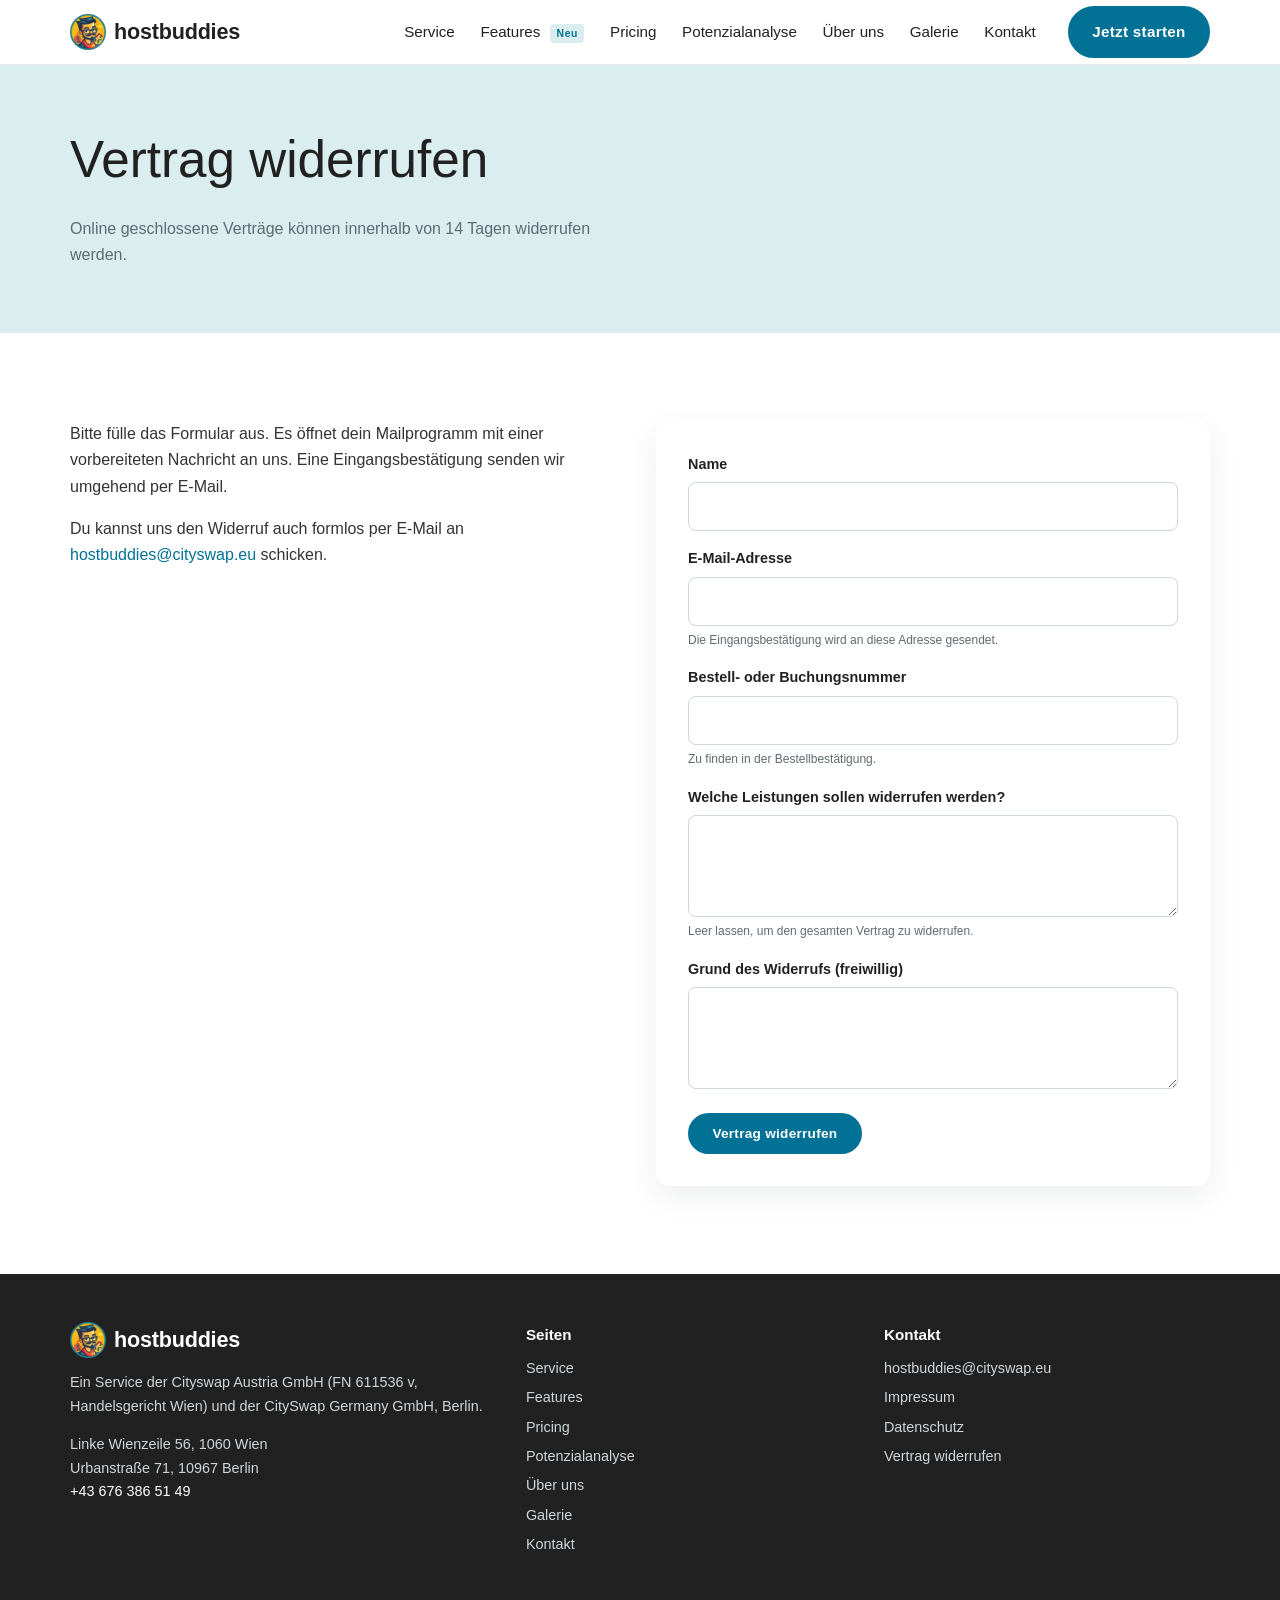
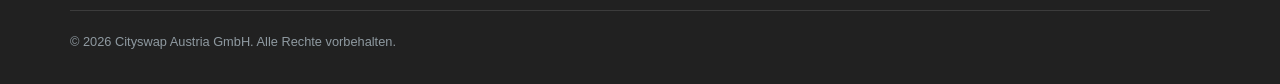
<file: widerruf.html>
<!DOCTYPE html>
<html lang="de">
<head>
<meta charset="utf-8">
<meta name="viewport" content="width=device-width, initial-scale=1">
<title>Vertrag widerrufen – Hostbuddies</title>
<meta name="description" content="Widerruf eines online geschlossenen Vertrags.">
<link rel="icon" href="img/logo-512.jpg">
<link rel="stylesheet" href="style.css">
<link rel="canonical" href="https://hostbuddies.eu/widerruf.html">
<meta property="og:type" content="website">
<meta property="og:locale" content="de_DE">
<meta property="og:site_name" content="Hostbuddies">
<meta property="og:title" content="Vertrag widerrufen – Hostbuddies">
<meta property="og:description" content="Widerruf eines online geschlossenen Vertrags.">
<meta property="og:url" content="https://hostbuddies.eu/widerruf.html">
<meta property="og:image" content="https://hostbuddies.eu/img/gewoelbe-fresko.jpg">
<meta property="og:image:alt" content="Apartment mit Gewölbedecke – Hostbuddies">
<meta name="twitter:card" content="summary_large_image">
</head>
<body>
<a class="skip-link" href="#inhalt">Zum Inhalt springen</a>

<header class="kopf">
  <div class="container">
    <a class="logo" href="index.html" aria-label="Hostbuddies Startseite">
      <img src="img/logo-512-96.webp" alt="" width="36" height="36" decoding="async">
      hostbuddies
    </a>
    <button class="burger" aria-label="Menü öffnen" aria-expanded="false" aria-controls="menue">
      <svg viewBox="0 0 24 24" fill="none" stroke="currentColor" stroke-width="2.4" stroke-linecap="round" aria-hidden="true"><path d="M4 7h16M4 12h16M4 17h16"/></svg>
    </button>
    <nav class="nav" id="menue" aria-label="Hauptmenü">
      <a href="service.html">Service</a>
      <a href="features.html">Features <span class="neu">Neu</span></a>
      <a href="pricing.html">Pricing</a>
      <a href="potenzialanalyse.html">Potenzialanalyse</a>
      <a href="ueber-uns.html">Über uns</a>
      <a href="galerie.html">Galerie</a>
      <a href="kontakt.html">Kontakt</a>
      <a class="btn" href="kontakt.html">Jetzt starten</a>
    </nav>
  </div>
</header>

<main id="inhalt">
<section class="seitenkopf">
  <div class="container">
    <h1>Vertrag widerrufen</h1>
    <p>Online geschlossene Verträge können innerhalb von 14 Tagen widerrufen werden.</p>
  </div>
</section><section class="abschnitt"><div class="container"><div class="kontakt-raster">
  <div class="prosa">
    <p>Bitte fülle das Formular aus. Es öffnet dein Mailprogramm mit einer vorbereiteten Nachricht an uns. Eine Eingangsbestätigung senden wir umgehend per E-Mail.</p>
    <p>Du kannst uns den Widerruf auch formlos per E-Mail an <a href="mailto:hostbuddies@cityswap.eu">hostbuddies@cityswap.eu</a> schicken.</p>
  </div>
  <div class="box">
    <form class="formular" action="mailto:hostbuddies@cityswap.eu?subject=Widerruf" method="get" enctype="text/plain">
      <label>Name<input type="text" name="name" autocomplete="name"></label>
      <label>E-Mail-Adresse<input type="email" name="email" required><small>Die Eingangsbestätigung wird an diese Adresse gesendet.</small></label>
      <label>Bestell- oder Buchungsnummer<input type="text" name="buchungsnummer" required><small>Zu finden in der Bestellbestätigung.</small></label>
      <label>Welche Leistungen sollen widerrufen werden?<textarea name="leistungen" rows="3"></textarea><small>Leer lassen, um den gesamten Vertrag zu widerrufen.</small></label>
      <label>Grund des Widerrufs (freiwillig)<textarea name="grund" rows="3"></textarea></label>
      <button class="btn" type="submit">Vertrag widerrufen</button>
    </form>
  </div>
</div></div></section>
</main>

<footer class="fuss">
  <div class="container">
    <div>
      <a class="logo" href="index.html">
        <img src="img/logo-512-96.webp" alt="" width="36" height="36" decoding="async">
        hostbuddies
      </a>
      <p>Ein Service der Cityswap Austria GmbH (FN 611536 v, Handelsgericht Wien) und der CitySwap Germany GmbH, Berlin.</p>
      <p>Linke Wienzeile 56, 1060 Wien<br>Urbanstraße 71, 10967 Berlin<br><a href="tel:+436763865149">+43 676 386 51 49</a></p>
    </div>
    <div>
      <h4>Seiten</h4>
      <ul>
        <li><a href="service.html">Service</a></li>
        <li><a href="features.html">Features</a></li>
        <li><a href="pricing.html">Pricing</a></li>
        <li><a href="potenzialanalyse.html">Potenzialanalyse</a></li>
        <li><a href="ueber-uns.html">Über uns</a></li>
        <li><a href="galerie.html">Galerie</a></li>
        <li><a href="kontakt.html">Kontakt</a></li>
      </ul>
    </div>
    <div>
      <h4>Kontakt</h4>
      <ul>
        <li><a href="mailto:hostbuddies@cityswap.eu">hostbuddies@cityswap.eu</a></li>
        <li><a href="impressum.html">Impressum</a></li>
        <li><a href="datenschutz.html">Datenschutz</a></li>
        <li><a href="widerruf.html">Vertrag widerrufen</a></li>
      </ul>
    </div>
    <div class="klein">© 2026 Cityswap Austria GmbH. Alle Rechte vorbehalten.</div>
  </div>
</footer>

<script src="main.js"></script>
</body>
</html>
</file>
<file: style.css>
/* Hostbuddies – Gestaltung nach dem Vorbild einer klassischen Agenturseite:
   feste weisse Kopfzeile, grosse Ueberschriften, Petrolblau als Akzent,
   helle Flaechen in Beige und Hellblau. */

:root {
  --blau: #017195;
  --blau-dunkel: #015d7a;
  --text: #333333;
  --text-hell: #5f6b72;
  --beige: #f9e9d6;
  --hellblau: #daedef;
  --grau: #f7f7f7;
  --linie: #e6e9eb;
  --weiss: #ffffff;
  --radius: 14px;
  --breite: 1140px;
  --schatten: 0 10px 30px rgba(20, 40, 50, 0.08);
}

* { box-sizing: border-box; }

html { scroll-behavior: smooth; }

body {
  margin: 0;
  font-family: "Open Sans", -apple-system, BlinkMacSystemFont, "Segoe UI", Roboto, Helvetica, Arial, sans-serif;
  font-size: 16px;
  line-height: 1.65;
  color: var(--text);
  background: var(--weiss);
}

img, svg { max-width: 100%; display: block; }

a { color: var(--blau); text-decoration: none; }
a:hover { text-decoration: underline; }

h1, h2, h3 {
  font-weight: 400;
  line-height: 1.2;
  margin: 0 0 0.5em;
  color: #212121;
}
h1 { font-size: clamp(2.1rem, 4.4vw, 3.2rem); }
h2 { font-size: clamp(1.6rem, 3vw, 2.2rem); }
h3 { font-size: 1.15rem; font-weight: 600; }

p { margin: 0 0 1em; }

.container {
  width: min(var(--breite), 100% - 2.5rem);
  margin-inline: auto;
}

/* ---------- Knoepfe ---------- */

.btn {
  display: inline-flex;
  align-items: center;
  gap: 0.5rem;
  padding: 0.7rem 1.4rem;
  border-radius: 999px;
  font-size: 0.85rem;
  font-weight: 600;
  letter-spacing: 0.02em;
  border: 2px solid var(--blau);
  background: var(--blau);
  color: var(--weiss);
  cursor: pointer;
  transition: background 0.15s, color 0.15s, transform 0.15s;
}
.btn:hover { background: var(--blau-dunkel); border-color: var(--blau-dunkel); text-decoration: none; transform: translateY(-1px); }

.btn-outline {
  background: transparent;
  border-color: #cfd6da;
  color: #212121;
}
.btn-outline:hover { background: var(--grau); border-color: #b7bfc4; }

.btn-weiss {
  background: var(--weiss);
  border-color: var(--weiss);
  color: var(--blau);
}
.btn-weiss:hover { background: var(--beige); border-color: var(--beige); }

.btn svg { width: 14px; height: 14px; }

.btn.wa { background: #25d366; border-color: #25d366; color: #fff; width: 100%; justify-content: center; font-size: 0.95rem; padding: 0.85rem 1.4rem; }
.btn.wa:hover { background: #1ebe5b; border-color: #1ebe5b; }
.btn.wa svg { width: 18px; height: 18px; }
.klein-hinweis { font-size: 0.8rem; color: var(--text-hell); margin-top: 0.8rem; }

/* ---------- Kopfzeile ---------- */

.kopf {
  position: sticky;
  top: 0;
  z-index: 50;
  background: var(--weiss);
  border-bottom: 1px solid var(--linie);
}
.kopf .container {
  display: flex;
  align-items: center;
  justify-content: space-between;
  height: 64px;
  gap: 1.5rem;
}

.logo {
  display: flex;
  align-items: center;
  gap: 0.5rem;
  font-size: 1.35rem;
  font-weight: 700;
  color: #212121;
  letter-spacing: -0.01em;
}
.logo:hover { text-decoration: none; }
.logo svg { width: 26px; height: 26px; }

.nav {
  display: flex;
  align-items: center;
  gap: 1.6rem;
}
.nav a {
  color: #212121;
  font-size: 0.95rem;
}
.nav a:hover, .nav a[aria-current="page"] { color: var(--blau); text-decoration: none; }
.nav .btn { margin-left: 0.4rem; }

.neu {
  display: inline-block;
  margin-left: 0.35rem;
  padding: 0.05rem 0.4rem;
  border-radius: 4px;
  font-size: 0.65rem;
  font-weight: 700;
  letter-spacing: 0.06em;
  background: var(--hellblau);
  color: var(--blau);
  vertical-align: middle;
}

.burger {
  display: none;
  width: 44px;
  height: 40px;
  border: 0;
  border-radius: 8px;
  background: var(--blau);
  color: var(--weiss);
  cursor: pointer;
  align-items: center;
  justify-content: center;
}
.burger svg { width: 22px; height: 22px; }

@media (max-width: 860px) {
  .burger { display: inline-flex; }
  .nav {
    position: absolute;
    left: 0; right: 0; top: 64px;
    flex-direction: column;
    align-items: stretch;
    gap: 0;
    background: var(--weiss);
    border-bottom: 1px solid var(--linie);
    box-shadow: var(--schatten);
    padding: 0.5rem 1.25rem 1rem;
  }
  .nav[hidden] { display: none; }
  .nav a { padding: 0.7rem 0; border-bottom: 1px solid var(--linie); }
  .nav .btn { margin: 1rem 0 0; justify-content: center; }
}

/* ---------- Hero ---------- */

.hero {
  padding: clamp(2rem, 6vw, 4.5rem) 0 clamp(2rem, 5vw, 3.5rem);
}
.hero .container {
  display: grid;
  grid-template-columns: 1fr 1.1fr;
  gap: 3rem;
  align-items: center;
}
.hero p.lead {
  font-size: 1.05rem;
  color: var(--text-hell);
  max-width: 38ch;
  margin-bottom: 1.6rem;
}
.hero-bild {
  position: relative;
}
.hero-bild svg { width: 100%; height: auto; }

@media (max-width: 860px) {
  .hero .container { grid-template-columns: 1fr; }
  .hero-bild { order: -1; max-width: 420px; margin-inline: auto; }
}

/* ---------- Abschnitte ---------- */

.abschnitt { padding: clamp(3rem, 7vw, 5.5rem) 0; }
.abschnitt-grau { background: var(--grau); }
.abschnitt-beige { background: var(--beige); }
.abschnitt-hellblau { background: var(--hellblau); }

.zentriert { text-align: center; }
.zentriert h2 { max-width: 26ch; margin-inline: auto; }
.zentriert p.lead { max-width: 60ch; margin-inline: auto; color: var(--text-hell); }

/* Der Schwung unter der ersten Ueberschrift, wie bei Agenturseiten ueblich */
.markiert {
  position: relative;
  display: inline-block;
}
.markiert::after {
  content: "";
  position: absolute;
  left: -2%; right: 20%; bottom: -0.15em;
  height: 0.28em;
  background: url("data:image/svg+xml,%3Csvg xmlns='http://www.w3.org/2000/svg' viewBox='0 0 200 12' preserveAspectRatio='none'%3E%3Cpath d='M2 9 C 40 2, 120 2, 198 8' fill='none' stroke='%23017195' stroke-width='3' stroke-linecap='round'/%3E%3C/svg%3E") no-repeat center / 100% 100%;
  pointer-events: none;
}

.raster {
  display: grid;
  gap: 1.5rem;
  margin-top: 2.5rem;
}
.raster-4 { grid-template-columns: repeat(4, 1fr); }
.raster-3 { grid-template-columns: repeat(3, 1fr); }
.raster-2 { grid-template-columns: repeat(2, 1fr); }

@media (max-width: 960px) {
  .raster-4 { grid-template-columns: repeat(2, 1fr); }
  .raster-3 { grid-template-columns: repeat(2, 1fr); }
}
@media (max-width: 600px) {
  .raster-4, .raster-3, .raster-2 { grid-template-columns: 1fr; }
}

.kachel {
  background: var(--weiss);
  border-radius: var(--radius);
  padding: 1.6rem 1.5rem;
  box-shadow: var(--schatten);
}
.kachel .icon {
  width: 48px; height: 48px;
  border-radius: 12px;
  background: var(--hellblau);
  color: var(--blau);
  display: grid;
  place-items: center;
  margin-bottom: 1rem;
}
.kachel .icon svg { width: 24px; height: 24px; }
.kachel p { margin: 0; color: var(--text-hell); font-size: 0.95rem; }

/* Kleine Icon-Reihe unter dem Hero */
.leiste {
  display: flex;
  flex-wrap: wrap;
  justify-content: center;
  gap: 1rem 2.5rem;
  margin-top: 2rem;
}
.leiste div {
  display: flex;
  align-items: center;
  gap: 0.55rem;
  font-weight: 600;
  color: #212121;
}
.leiste svg { width: 26px; height: 26px; color: var(--blau); }

/* Zweispaltige Vorteilsliste */
.zweispaltig {
  display: grid;
  grid-template-columns: 1fr 1fr;
  gap: 3rem;
  align-items: start;
}
@media (max-width: 860px) { .zweispaltig { grid-template-columns: 1fr; } }

.vorteile { list-style: none; margin: 0; padding: 0; }
.vorteile li {
  display: grid;
  grid-template-columns: 28px 1fr;
  gap: 0.8rem;
  padding: 0.9rem 0;
  border-bottom: 1px solid var(--linie);
}
.vorteile li:last-child { border-bottom: 0; }
.vorteile strong { display: block; color: #212121; }
.vorteile div span { color: var(--text-hell); font-size: 0.95rem; }
.haken {
  width: 28px; height: 28px;
  border-radius: 50%;
  background: var(--blau);
  color: var(--weiss);
  display: grid;
  place-items: center;
  margin-top: 0.15rem;
}
.haken svg { width: 14px; height: 14px; }

.box {
  background: var(--weiss);
  border-radius: var(--radius);
  padding: 2rem;
  box-shadow: var(--schatten);
}
.box h3 { font-size: 1.3rem; margin-bottom: 0.25rem; }
.box .unter { color: var(--text-hell); margin-bottom: 1rem; }

/* Leistungen */
.leistung h3 { display: flex; align-items: center; gap: 0.6rem; }
.leistung ul { margin: 0.5rem 0 0; padding-left: 1.1rem; color: var(--text-hell); font-size: 0.95rem; }
.leistung li { margin-bottom: 0.25rem; }

/* News */
.news-liste { display: grid; grid-template-columns: repeat(3, 1fr); gap: 1.5rem; margin-top: 2.5rem; }
@media (max-width: 860px) { .news-liste { grid-template-columns: 1fr; } }
.news-liste time { display: block; font-size: 0.8rem; letter-spacing: 0.08em; text-transform: uppercase; color: var(--blau); font-weight: 700; margin-bottom: 0.4rem; }

/* Aufruf-Band */
.band {
  background: var(--blau);
  color: var(--weiss);
  text-align: center;
  padding: clamp(3rem, 7vw, 5rem) 0;
}
.band h2 { color: var(--weiss); max-width: 24ch; margin-inline: auto; }
.band p { color: rgba(255,255,255,0.85); max-width: 50ch; margin: 0 auto 1.6rem; }

/* Fusszeile */
.fuss {
  background: #212121;
  color: #cfd6da;
  padding: 3rem 0 2rem;
  font-size: 0.9rem;
}
.fuss .container {
  display: grid;
  grid-template-columns: 1.3fr 1fr 1fr;
  gap: 2rem;
}
@media (max-width: 760px) { .fuss .container { grid-template-columns: 1fr; } }
.fuss h4 { color: var(--weiss); margin: 0 0 0.6rem; font-size: 0.95rem; }
.fuss a { color: #cfd6da; }
.fuss a:hover { color: var(--weiss); }
.fuss ul { list-style: none; margin: 0; padding: 0; }
.fuss li { margin-bottom: 0.35rem; }
.fuss .logo { color: var(--weiss); margin-bottom: 0.8rem; }
.fuss .klein {
  grid-column: 1 / -1;
  border-top: 1px solid rgba(255,255,255,0.12);
  padding-top: 1.2rem;
  margin-top: 1rem;
  font-size: 0.8rem;
  color: #8f9aa1;
}

/* Unterseiten */
.seitenkopf {
  background: var(--hellblau);
  padding: clamp(2.5rem, 6vw, 4rem) 0;
}
.seitenkopf p { color: var(--text-hell); max-width: 60ch; margin: 0; }

.prosa { max-width: 72ch; }
.prosa h2 { font-size: 1.4rem; margin-top: 2rem; }
.prosa h3 { margin-top: 1.5rem; }

.kontakt-raster {
  display: grid;
  grid-template-columns: 1fr 1fr;
  gap: 2rem;
}
@media (max-width: 760px) { .kontakt-raster { grid-template-columns: 1fr; } }
.kontakt-raster .box a.gross { font-size: 1.15rem; font-weight: 600; }

.galerie {
  display: grid;
  grid-template-columns: repeat(3, 1fr);
  gap: 1rem;
}
@media (max-width: 760px) { .galerie { grid-template-columns: repeat(2, 1fr); } }
.galerie .platz {
  aspect-ratio: 4 / 3;
  border-radius: var(--radius);
  background: linear-gradient(135deg, var(--hellblau), var(--beige));
  display: grid;
  place-items: center;
  color: var(--blau);
  font-size: 0.85rem;
}

/* Formulare (Kontakt, Widerruf) */
.formular label {
  display: block;
  font-weight: 600;
  font-size: 0.9rem;
  margin-bottom: 1rem;
  color: #212121;
}
.formular input, .formular textarea {
  display: block;
  width: 100%;
  margin-top: 0.35rem;
  padding: 0.65rem 0.8rem;
  font: inherit;
  font-weight: 400;
  color: var(--text);
  border: 1px solid #cfd6da;
  border-radius: 8px;
  background: var(--weiss);
}
.formular input:focus, .formular textarea:focus {
  outline: 2px solid var(--blau);
  outline-offset: 1px;
  border-color: var(--blau);
}
.formular small {
  display: block;
  font-weight: 400;
  color: var(--text-hell);
  margin-top: 0.3rem;
}
.formular .btn { margin-top: 0.5rem; }
.prosa ul { padding-left: 1.2rem; }

/* Fotos */
.hero-bild img {
  width: 100%;
  height: auto;
  aspect-ratio: 4 / 3;
  object-fit: cover;
  border-radius: 48% 52% 45% 55% / 55% 45% 55% 45%;
  box-shadow: var(--schatten);
}
.band-foto {
  position: relative;
  background: var(--blau) var(--foto) center / cover no-repeat;
}
.band-foto::before {
  content: "";
  position: absolute; inset: 0;
  background: rgba(1, 89, 120, 0.82);
}
.band-foto .container { position: relative; }
.kachel-bild {
  height: auto;
  width: calc(100% + 3rem);
  margin: -1.6rem -1.5rem 1.2rem;
  aspect-ratio: 16 / 9;
  object-fit: cover;
  border-radius: var(--radius) var(--radius) 0 0;
}
.galerie img {
  height: auto;
  width: 100%;
  aspect-ratio: 4 / 3;
  object-fit: cover;
  border-radius: var(--radius);
  box-shadow: var(--schatten);
}

/* Logo: rundes Avatar-Bild neben dem Schriftzug */
.logo img {
  width: 36px; height: 36px;
  border-radius: 50%;
  object-fit: cover;
  box-shadow: 0 0 0 2px var(--weiss);
}
.fuss .logo img { box-shadow: 0 0 0 2px #212121; }

/* Kennzahlen */
.zahlen {
  display: grid;
  grid-template-columns: repeat(3, 1fr);
  gap: 1.5rem;
  text-align: center;
}
.zahlen-4 { grid-template-columns: repeat(4, 1fr); }
@media (max-width: 900px) { .zahlen-4 { grid-template-columns: repeat(2, 1fr); } }
@media (max-width: 700px) { .zahlen { grid-template-columns: 1fr; } .zahlen-4 { grid-template-columns: repeat(2, 1fr); } }
.zahlen strong {
  display: block;
  font-size: clamp(2rem, 4vw, 2.8rem);
  font-weight: 400;
  color: var(--blau);
  line-height: 1.1;
}
.zahlen span { color: var(--text-hell); font-size: 0.95rem; }

/* Drei Schritte */
.schritte { counter-reset: schritt; }
.schritte .kachel { position: relative; padding-top: 2rem; }
.schritte .kachel::before {
  counter-increment: schritt;
  content: counter(schritt);
  position: absolute; top: -18px; left: 1.5rem;
  width: 36px; height: 36px;
  border-radius: 50%;
  background: var(--blau); color: var(--weiss);
  font-weight: 700;
  display: grid; place-items: center;
}

/* Fragen und Antworten */
.faq { max-width: 760px; margin-inline: auto; }
.faq details {
  background: var(--weiss);
  border-radius: var(--radius);
  box-shadow: var(--schatten);
  padding: 0 1.5rem;
  margin-bottom: 0.8rem;
}
.faq summary {
  cursor: pointer;
  font-weight: 600;
  padding: 1rem 0;
  list-style: none;
  display: flex; justify-content: space-between; align-items: center; gap: 1rem;
}
.faq summary::-webkit-details-marker { display: none; }
.faq summary::after {
  content: "+";
  font-size: 1.4rem; color: var(--blau); line-height: 1;
}
.faq details[open] summary::after { content: "–"; }
.faq details p { color: var(--text-hell); padding-bottom: 1rem; margin: 0; }

/* Merkmale mit Bild und Text im Wechsel */
.wechsel {
  display: grid;
  grid-template-columns: 1fr 1fr;
  gap: 3rem;
  align-items: center;
}
.wechsel + .wechsel { margin-top: clamp(3rem, 6vw, 5rem); }
.wechsel img {
  height: auto;
  width: 100%;
  aspect-ratio: 4 / 3;
  object-fit: cover;
  border-radius: var(--radius);
  box-shadow: var(--schatten);
}
.wechsel.gespiegelt img { order: 2; }
@media (max-width: 860px) {
  .wechsel { grid-template-columns: 1fr; gap: 1.5rem; }
  .wechsel.gespiegelt img { order: 0; }
}
.wechsel .kicker {
  display: inline-block;
  font-size: 0.75rem; font-weight: 700; letter-spacing: 0.1em; text-transform: uppercase;
  color: var(--blau); margin-bottom: 0.5rem;
}

/* Pricing */
.preis-hero {
  display: grid;
  grid-template-columns: 1fr 1fr;
  gap: 3rem;
  align-items: center;
}
@media (max-width: 860px) { .preis-hero { grid-template-columns: 1fr; } }
.preis-zahl {
  font-size: clamp(4rem, 10vw, 7rem);
  line-height: 1;
  color: var(--blau);
  font-weight: 400;
}
.preis-zahl small { font-size: 0.35em; color: var(--text-hell); margin-left: 0.3em; }
.preis-unter { font-size: 1.1rem; color: #212121; margin: 0.5rem 0 1.5rem; }

.rechnung { width: 100%; border-collapse: collapse; }
.rechnung th, .rechnung td { text-align: left; padding: 0.8rem 0; border-bottom: 1px solid var(--linie); }
.rechnung th { font-size: 0.8rem; letter-spacing: 0.08em; text-transform: uppercase; color: var(--text-hell); font-weight: 600; }
.rechnung td:last-child, .rechnung th:last-child { text-align: right; white-space: nowrap; }
.rechnung tr.summe td { border-bottom: 0; border-top: 2px solid var(--blau); font-weight: 700; color: var(--blau); font-size: 1.1rem; }
.rechnung td span { display: block; font-size: 0.85rem; color: var(--text-hell); font-weight: 400; }

/* Standorte */
.standorte { display: flex; flex-wrap: wrap; gap: 0.6rem; margin-top: 1.5rem; }
.standorte span {
  padding: 0.4rem 0.9rem;
  border-radius: 999px;
  background: var(--weiss);
  box-shadow: var(--schatten);
  font-size: 0.9rem;
  font-weight: 600;
}

.zitat {
  font-size: clamp(1.2rem, 2.4vw, 1.6rem);
  line-height: 1.4;
  color: #212121;
  border-left: 4px solid var(--blau);
  padding-left: 1.2rem;
  margin: 0 0 1rem;
}

/* Portraitfoto auf der Ueber-uns-Seite */
.hero-portrait { max-width: 400px; margin-inline: auto; }
.hero-portrait img {
  aspect-ratio: 3 / 4;
  border-radius: 52% 48% 50% 50% / 45% 45% 55% 55%;
}
.bildtext {
  text-align: center;
  font-size: 0.9rem;
  color: var(--text-hell);
  margin: 1rem 0 0;
}

/* Inserate und Gaestestimmen */
.inserate { max-width: 900px; margin-inline: auto; }
a.inserat { color: inherit; display: block; transition: transform 0.15s; }
a.inserat:hover { text-decoration: none; transform: translateY(-3px); }
a.inserat h3 { margin-bottom: 0.2rem; }
a.inserat p { color: var(--blau); font-weight: 600; font-size: 0.9rem; }
.inserat-kopf { display: flex; align-items: center; gap: 0.4rem; margin-bottom: 0.6rem; color: var(--text-hell); font-size: 0.9rem; }
.inserat-kopf strong { color: #212121; }
.sterne { display: inline-flex; gap: 1px; color: #f5a623; }
.sterne svg { width: 16px; height: 16px; }
.zitate blockquote { margin: 0; text-align: left; }
.zitate .sterne { margin-bottom: 0.6rem; }
.zitate p { color: #212121; font-size: 1rem; line-height: 1.55; margin-bottom: 0.6rem; }
.zitate cite { font-style: normal; color: var(--text-hell); font-size: 0.85rem; }
.zusagen .kachel h3 { font-size: 1.05rem; }
.vorteile.nein .haken { background: #c94f4f; }
.fuss p a { color: var(--weiss); }

/* Keyboard access and motion preferences */
.skip-link { position: fixed; top: -100px; left: 1rem; z-index: 100; background: #fff; color: #015d7a; padding: 1rem; border: 2px solid currentColor; }
.skip-link:focus { top: 1rem; }
:focus-visible { outline: 3px solid #015d7a; outline-offset: 4px; }
main, section[id] { scroll-margin-top: 6rem; }
.btn.wa { color: #123522; }
@media (prefers-reduced-motion: reduce) {
  html { scroll-behavior: auto; }
  *, *::before, *::after { transition: none !important; animation: none !important; }
}

/* Smaller backgrounds and comfortable mobile controls */
@media (max-width: 860px) { .band-foto { background-image: var(--foto-mobil, var(--foto)); } }
.formular input, .formular select, .formular textarea { font-size: 1rem; }
.kopf .nav a.btn { color: #fff; }

/* Formulare: Auswahlfelder, zweispaltige Zeilen, Ausstattungsstufen */
.formular select {
  display: block; width: 100%; margin-top: 0.35rem; padding: 0.65rem 0.8rem;
  font: inherit; font-weight: 400; color: var(--text);
  border: 1px solid #cfd6da; border-radius: 8px; background: var(--weiss);
}
.formular select:focus { outline: 2px solid var(--blau); outline-offset: 1px; border-color: var(--blau); }
.formular .zweier { display: grid; grid-template-columns: 1fr 1fr; gap: 0 1rem; }
@media (max-width: 480px) { .formular .zweier { grid-template-columns: 1fr; } }
.formular-teil { margin: 1.5rem 0 1rem; padding-top: 1.2rem; border-top: 1px solid var(--linie); font-size: 1rem; color: #212121; }
.formular .honig { position: absolute; left: -9999px; width: 1px; height: 1px; }
.formular .stufen { border: 0; margin: 0 0 1rem; padding: 0; }
.formular .stufen legend { font-weight: 600; font-size: 0.9rem; color: #212121; padding: 0; margin-bottom: 0.4rem; }
.formular .stufen label {
  display: flex; align-items: flex-start; gap: 0.7rem; margin-bottom: 0.5rem;
  padding: 0.7rem 0.9rem; border: 1px solid #cfd6da; border-radius: 8px; cursor: pointer; font-weight: 400;
}
.formular .stufen label:has(input:checked) { border-color: var(--blau); background: var(--hellblau); }
.formular .stufen input { width: auto; margin: 0.3rem 0 0; accent-color: var(--blau); }
.formular .stufen span { color: var(--text-hell); font-size: 0.9rem; }
.formular .stufen strong { display: block; color: #212121; font-size: 0.95rem; }
.gesendet { padding: 1rem 1.2rem; border-radius: 8px; background: var(--hellblau); color: #212121; font-weight: 600; margin: 0; }

/* Potenzialanalyse: Ergebnis */
.ergebnis { margin-bottom: 1.5rem; border-top: 4px solid var(--blau); }
.ergebnis .kicker { display: inline-block; font-size: 0.75rem; font-weight: 700; letter-spacing: 0.1em; text-transform: uppercase; color: var(--blau); margin-bottom: 0.4rem; }
.ergebnis-zahl { font-size: clamp(1.8rem, 4vw, 2.5rem); line-height: 1.15; color: var(--blau); margin: 0 0 0.3rem; white-space: nowrap; }
.ergebnis-unter { color: #212121; font-weight: 600; margin-bottom: 0.8rem; }
@media (max-width: 420px) { .ergebnis-zahl { white-space: normal; } }

/* Kopfzeile: ein Menuepunkt mehr, deshalb auf mittleren Breiten enger setzen */
.nav a { white-space: nowrap; }
@media (min-width: 861px) and (max-width: 1150px) {
  .nav { gap: 0.9rem; }
  .nav a { font-size: 0.85rem; }
  .nav .neu { display: none; }
  .kopf .container { gap: 0.8rem; }
}
</file>
